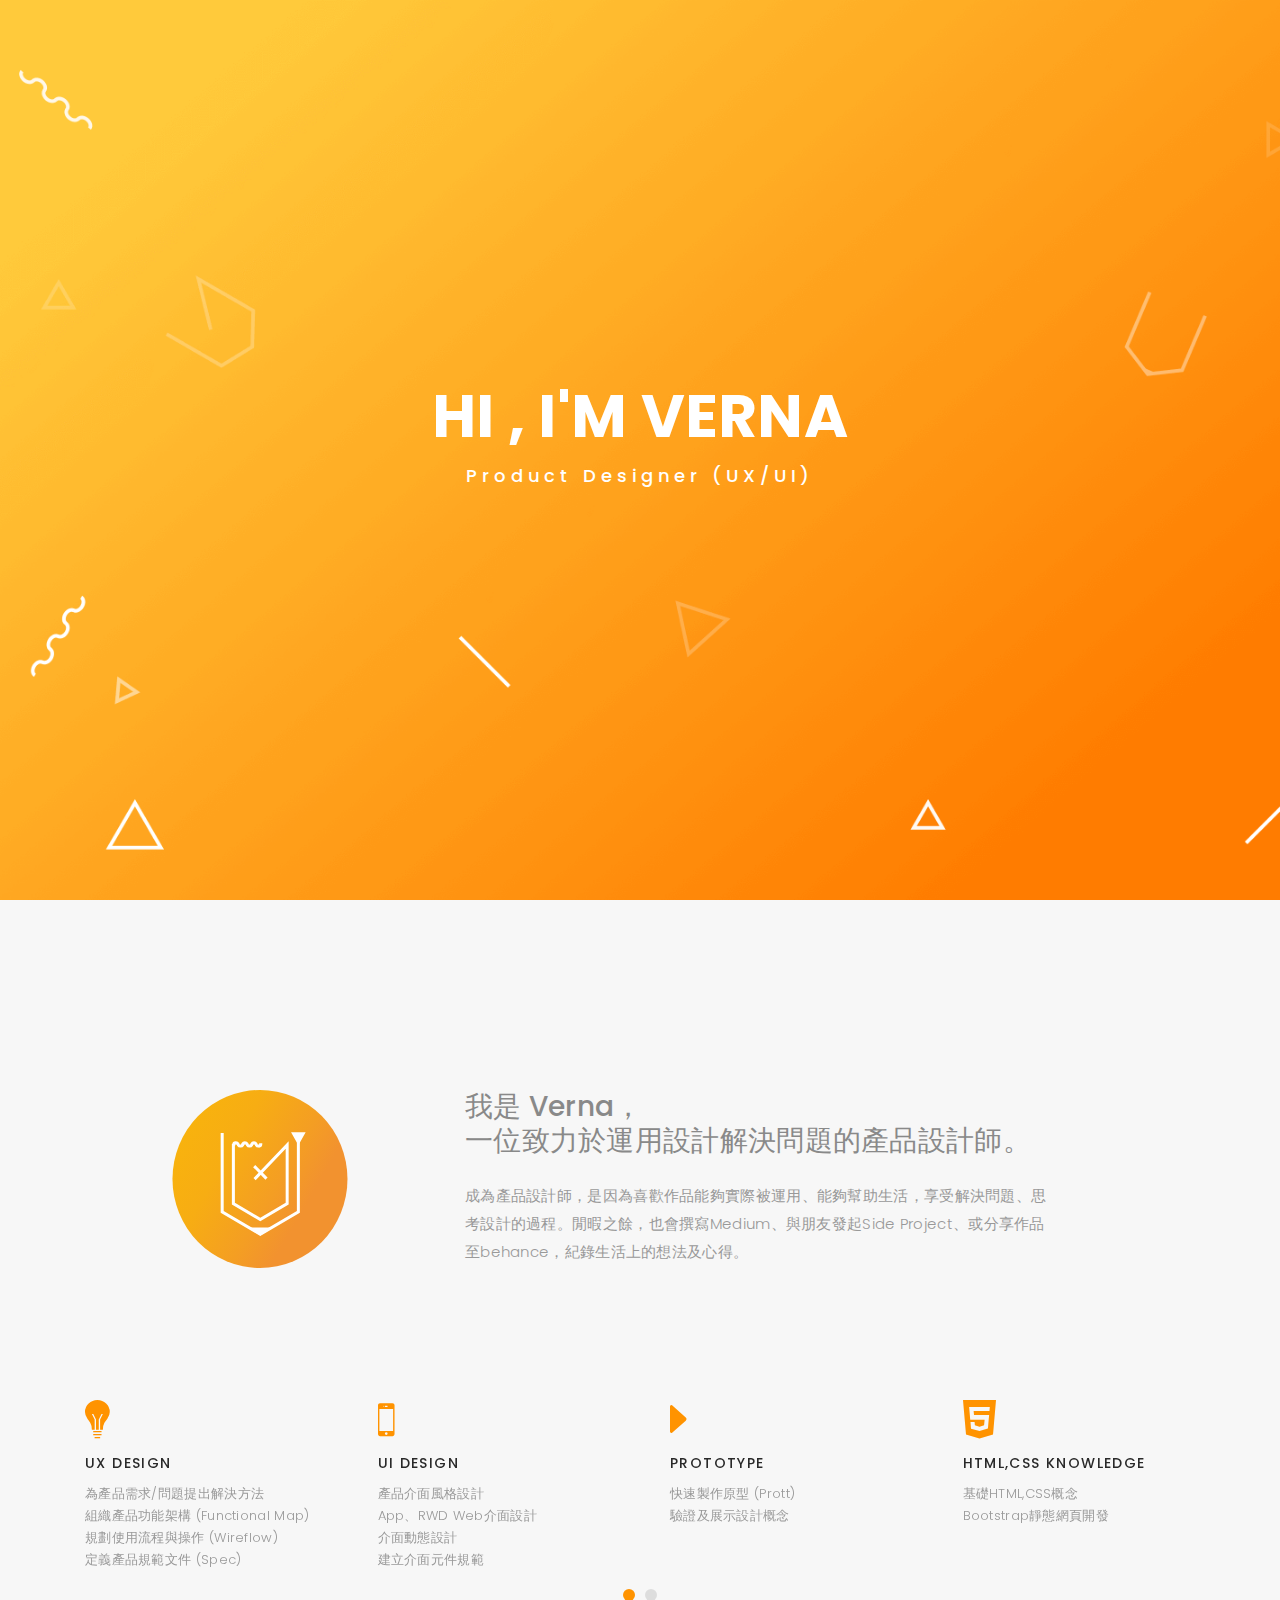
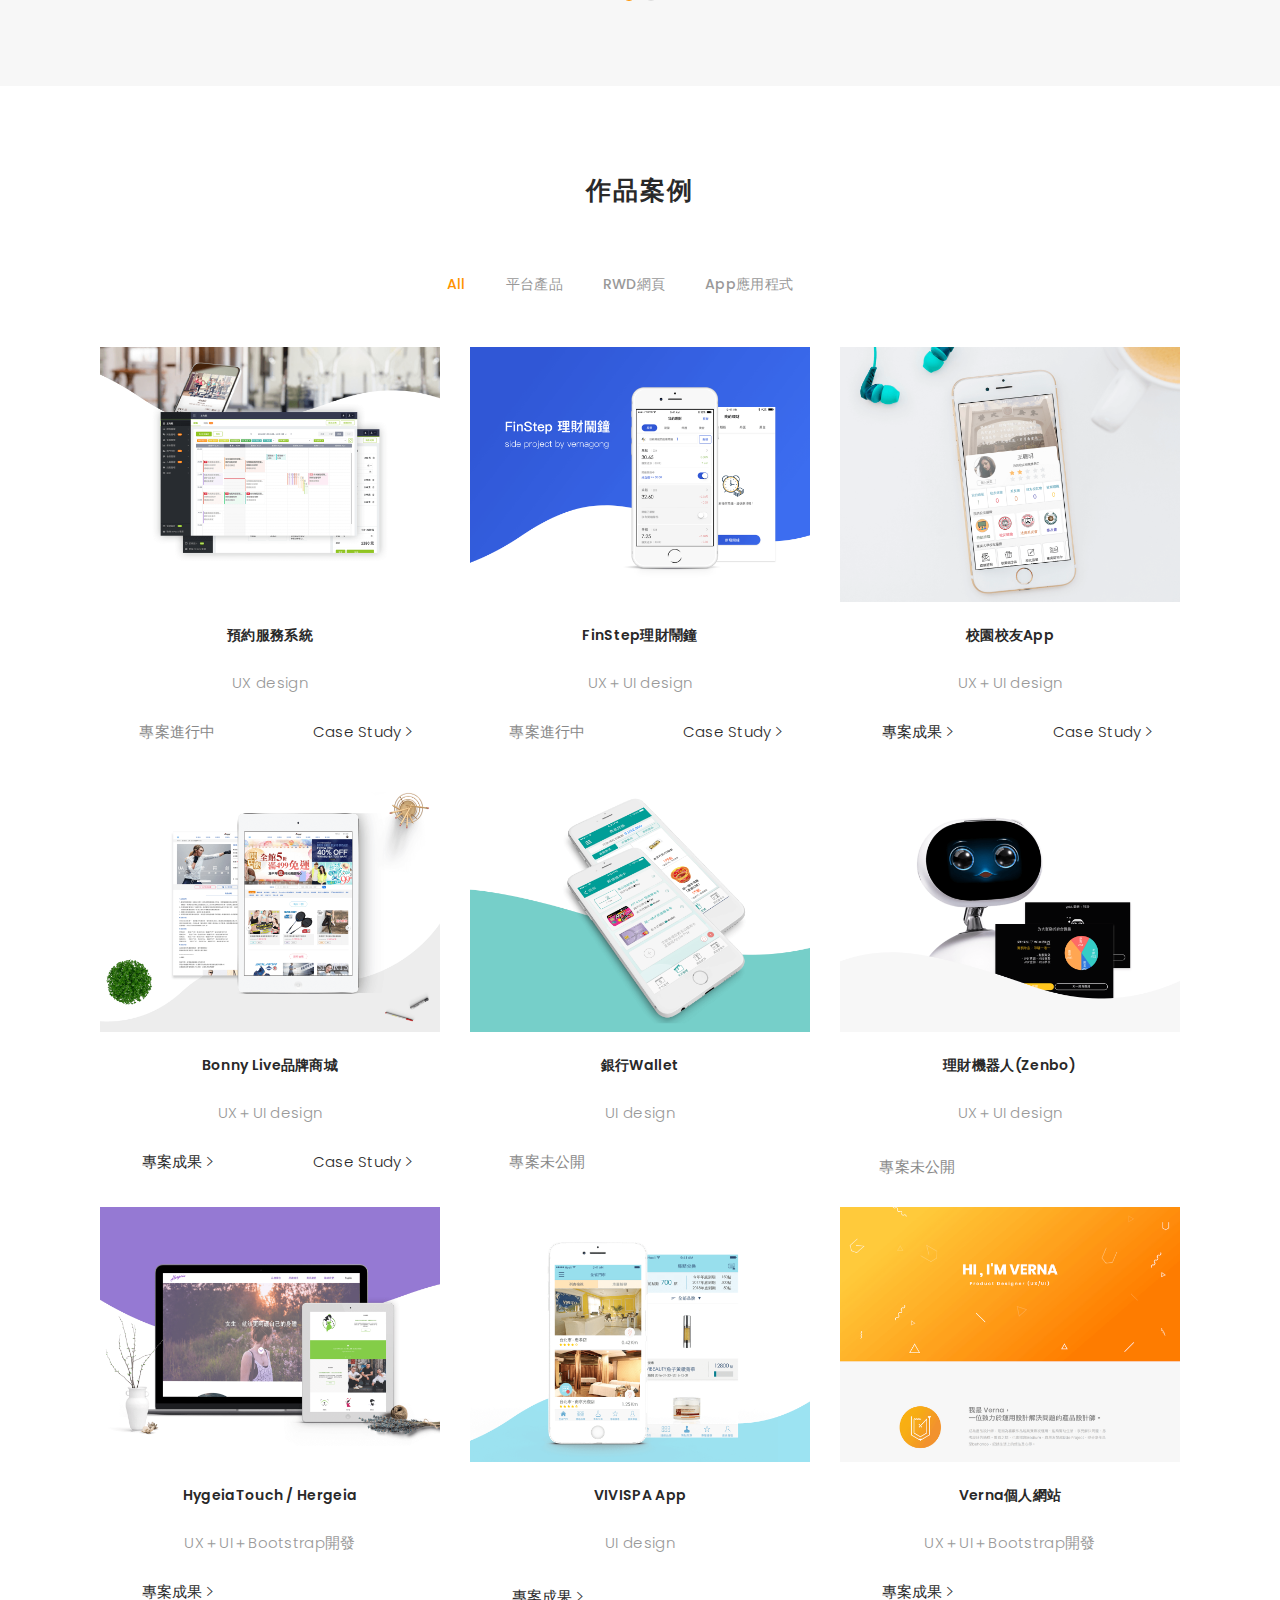
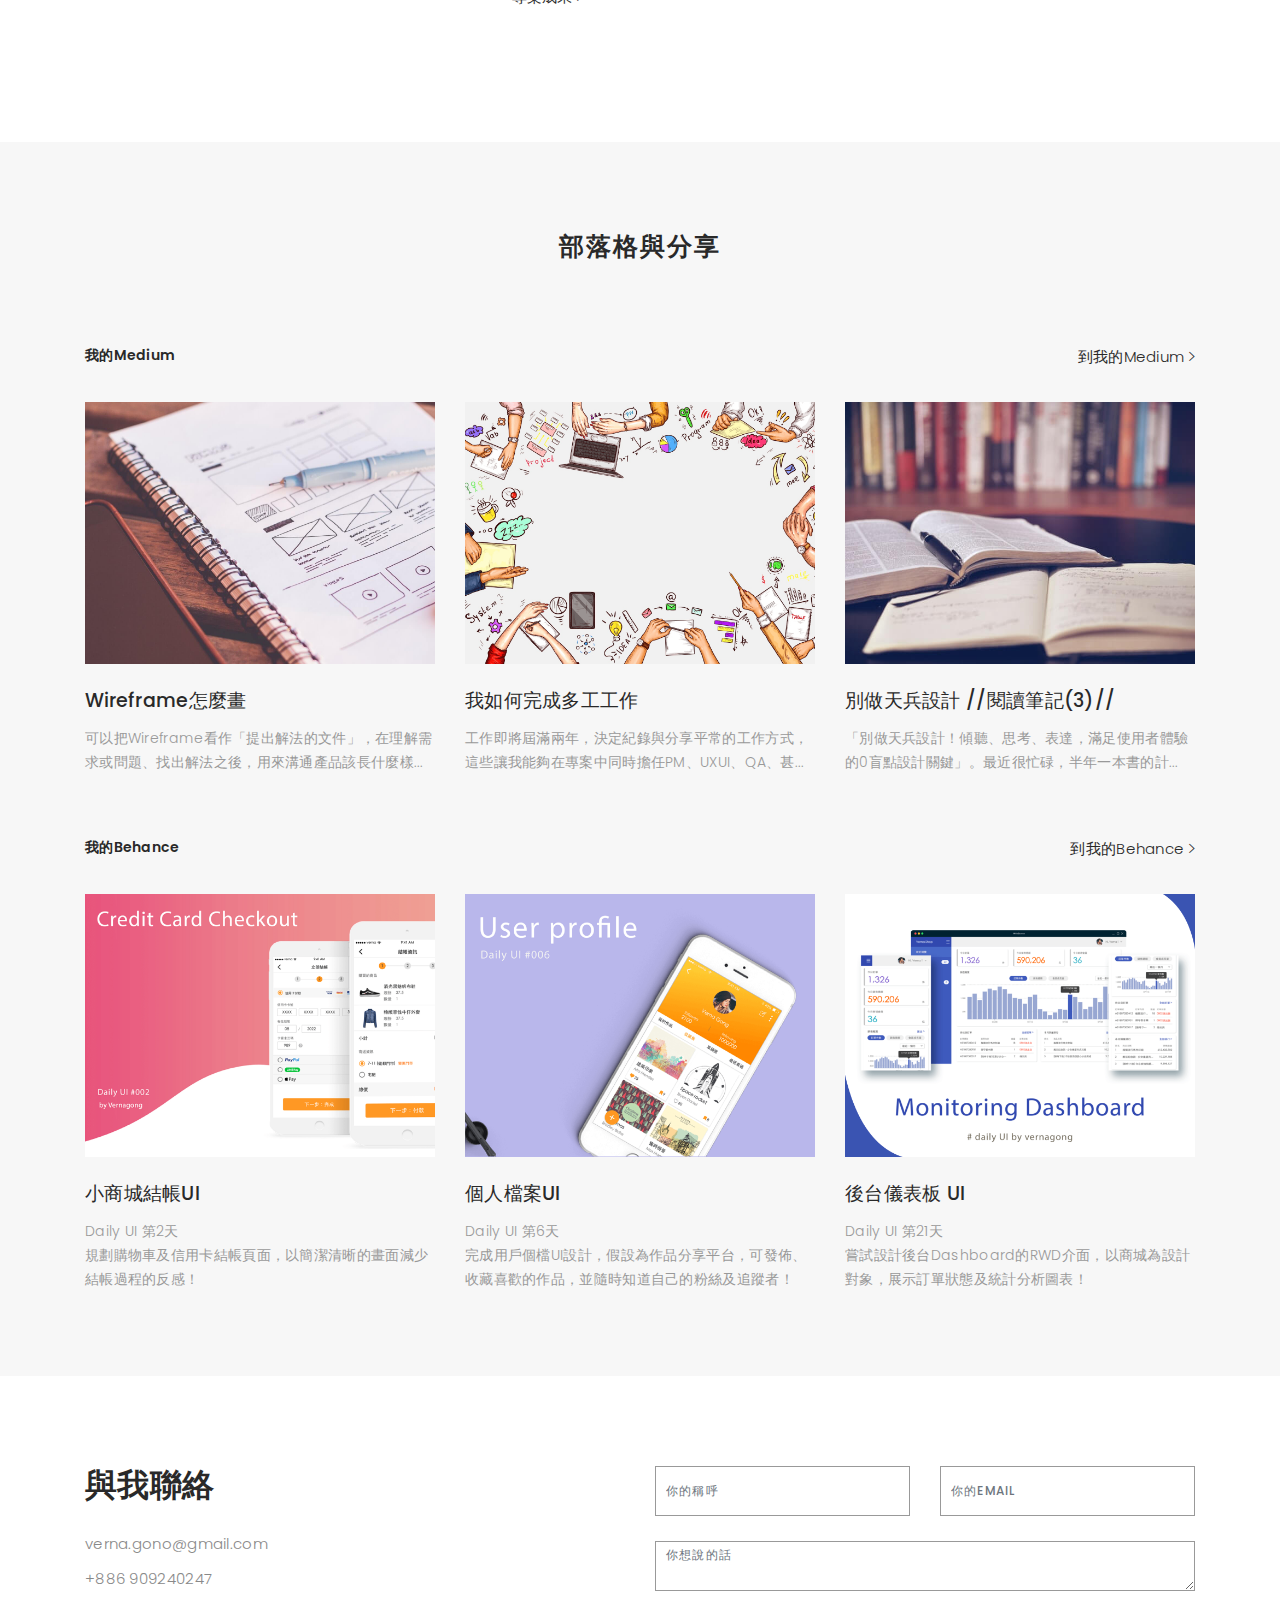
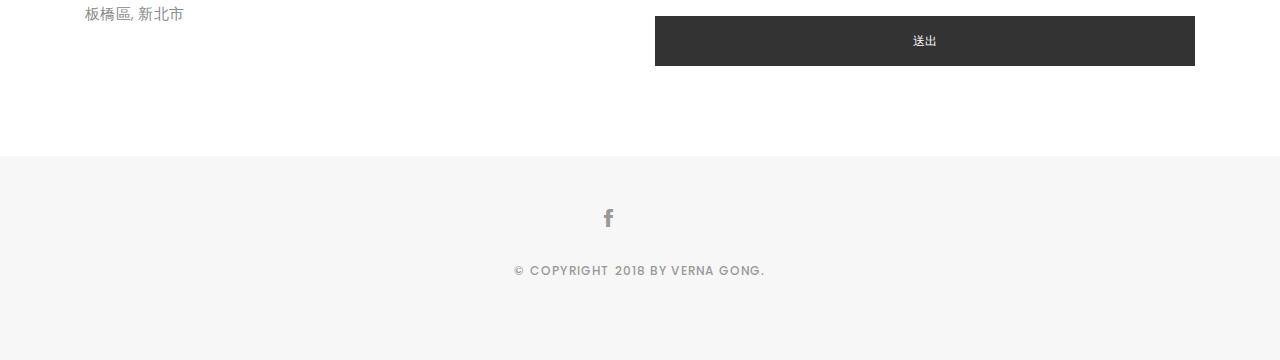
<file: index.html>
<!DOCTYPE html>
<html lang="en">

<head>
  <!-- meta -->
  <meta charset="utf-8">
  <meta content="width=device-width, initial-scale=1.0" name="viewport">

  <title>Verna - Personal Website</title>
  <meta content="vernagong, Verna, VernaGong, Vernagong, 產品設計師, UX設計師, 龔淑雅, 淑雅,Product designer, UX designer" name="keywords">
  <meta content="成為產品設計師，是因為喜歡作品能夠實際被運用、能夠幫助生活，享受解決問題、思考設計的過程。閒暇之餘，也會撰寫Medium、與朋友發起Side Project、或分享作品至behance，紀錄生活上的想法及心得。" name="description">
  <meta name="Author" content="Vernagong">

  <!-- Google Fonts -->
  <link href="https://fonts.googleapis.com/css?family=Poppins:300,300i,400,400i,500,500i,600,600i,700,700i|Playfair+Display:400,400i,700,700i,900,900i" rel="stylesheet">

  <!-- Bootstrap CSS File -->
  <link href="lib/bootstrap/css/bootstrap.min.css" rel="stylesheet">
  
  <!-- FontAwesome -->
  <link rel="stylesheet" href="https://use.fontawesome.com/releases/v5.5.0/css/all.css" integrity="sha384-B4dIYHKNBt8Bc12p+WXckhzcICo0wtJAoU8YZTY5qE0Id1GSseTk6S+L3BlXeVIU" crossorigin="anonymous">

  <!-- Libraries CSS Files -->
  <link href="lib/ionicons/css/ionicons.min.css" rel="stylesheet">
  <link href="lib/owlcarousel/assets/owl.carousel.min.css" rel="stylesheet">
  <link href="lib/magnific-popup/magnific-popup.css" rel="stylesheet">
  <link href="lib/hover/hover.min.css" rel="stylesheet">

  <!-- Main Stylesheet File -->
  <link href="css/style.css" rel="stylesheet">

  <!-- Responsive css -->
  <link href="css/responsive.css" rel="stylesheet">

  <!-- Favicon -->
  <link rel="shortcut icon" href="images/favicon.png">

  <!-- =======================================================
    Theme Name: Folio
    Theme URL: https://bootstrapmade.com/folio-bootstrap-portfolio-template/
    Author URL: https://bootstrapmade.com
  ======================================================= -->
</head>

<body>

  <!-- start section navbar -->
  <nav id="main-nav">
    <div class="row">
      <div class="container">

        <div class="logo">
          <a href="index.html"><img src="images/logo-icon.svg" alt="logo"></a>
        </div>

        <div class="responsive"><i data-icon="m" class="ion-navicon-round"></i></div>

        <ul class="nav-menu list-unstyled">
          <li><a href="#header" class="smoothScroll">首頁</a></li>
          <li><a href="#about" class="smoothScroll">關於</a></li>
          <li><a href="#portfolio" class="smoothScroll">作品</a></li>
          <li><a href="#journal" class="smoothScroll">興趣</a></li>
          <li><a href="#contact" class="smoothScroll">聯絡</a></li>
        </ul>

      </div>
    </div>
  </nav>
  <!-- End section navbar -->


  <!-- start section header -->
  <div id="header" class="home">

    <div class="container">
      <div class="header-content">
        <h1>HI , I'm Verna</h1>
        <p>Product Designer (UX/UI)</p>
      </div>
    </div>
  </div>
  <!-- End section header -->


  <!-- start section about us -->
  <div id="about" class="paddsection">
    <div class="container">
      <div class="row justify-content-between">

        <div class="col-lg-4">
            <div class="about-img">
              <img src="images/logo-icon.svg" class="img-responsive" alt="me">
            </div>
        </div>

        <div class="col-lg-8">
          <div class="about-descr">

            <h3>我是 Verna，<br>一位致力於運用設計解決問題的產品設計師。</h3>
            <p class="separator">成為產品設計師，是因為喜歡作品能夠實際被運用、能夠幫助生活，享受解決問題、思考設計的過程。閒暇之餘，也會撰寫Medium、與朋友發起Side Project、或分享作品至behance，紀錄生活上的想法及心得。</p>

          </div>

        </div>
      </div>
    </div>
  </div>
  <!-- end section about us -->


  <!-- start section services -->
  <div id="services">
    <div class="container">

        <div class="services-carousel owl-theme">

          <div class="services-block">

            <i class="ion-ios-lightbulb"></i>
            <span>UX design</span>
            <p class="separator">為產品需求/問題提出解決方法<br>組織產品功能架構 (Functional Map)<br>規劃使用流程與操作 (Wireflow)<br>定義產品規範文件 (Spec)</p>
          
          </div>

          <div class="services-block">

            <i class="ion-iphone"></i>
            <span>UI design</span>
            <p class="separator">產品介面風格設計<br>App、RWD Web介面設計<br>介面動態設計<br>建立介面元件規範</p>

          </div>

          <div class="services-block">

            <i class="ion-arrow-right-b"></i>
            <span>Prototype</span>
            <p class="separator">快速製作原型 (Prott)<br>驗證及展示設計概念</p>

          </div>

          <div class="services-block">

            <i class="ion-social-html5"></i>
            <span>HTML,CSS knowledge</span>
            <p class="separator">基礎HTML,CSS概念<br>Bootstrap靜態網頁開發 </p>

          </div>

          <div class="services-block">

            <i class="ion-ios-analytics"></i>
            <span>Visual design</span>
            <p class="separator">ICON設計<br>視覺CI設計<br>平面設計</p>

          </div>

          <div class="services-block">

            <i class="ion-ios-film"></i>
            <span>Media Design</span>
            <p class="separator">基本影片剪輯<br>動畫設計</p>

          </div>

        </div>

    </div>

  </div>
  <!-- end section services -->


  <!-- start section portfolio -->
  <div id="portfolio" class="text-center paddsection">

    <div class="container">
      <div class="section-title text-center">
        <h2>作品案例</h2>
      </div>
    </div>

    <div class="container">
      <div class="row">
        <div class="col-md-12">

          <div class="portfolio-list">

            <ul class="nav list-unstyled" id="portfolio-flters">
              <li class="filter filter-active" data-filter=".all">all</li>
              <li class="filter" data-filter=".branding">平台產品</li>
              <li class="filter" data-filter=".mockups">RWD網頁</li>
              <li class="filter" data-filter=".uikits">App應用程式</li>
            </ul>

          </div>

          <div class="portfolio-container">

            <div class="col-lg-4 col-md-6 portfolio-thumbnail all branding">
                <a href="code.html"><img src="images/portfolio/work_book.png" alt="img"></a>
              <div class="portfolio-text">

                <h4>預約服務系統</h4>
                <p class="separator">UX design
                </p>
                <div class="row">
                 <div class="col-lg-6 col-md-6 col-sm-6">
                     專案進行中
                 </div>
                  <div class="col-lg-6 col-md-6 col-sm-6">
                      <a href="code.html">Case Study <i class="ion-ios-arrow-right"></i></a>
                 </div>
              </div>
              </div>
              
            </div>

            <div class="col-lg-4 col-md-6 portfolio-thumbnail all uikits">
                <a href="finstep.html"><img src="images/portfolio/work_finstep.png"  alt="img"></a>
              <div class="portfolio-text">

                <h4>FinStep理財鬧鐘</h4>
                <p class="separator">UX＋UI design
                </p>
                <div class="row">
                 <div class="col-lg-6 col-md-6 col-sm-6">
                     專案進行中
                 </div>
                  <div class="col-lg-6 col-md-6 col-sm-6">
                      <a href="finstep.html">Case Study <i class="ion-ios-arrow-right"></i></a>
                 </div>
              </div>
              </div>
            </div>

            <div class="col-lg-4 col-md-6 portfolio-thumbnail all uikits">
                <a href="SU.html"><img src="images/portfolio/work_school.png" alt="img"></a>
              <div class="portfolio-text">

                <h4>校園校友App</h4>
                <p class="separator">UX＋UI design
                </p>
                <div class="row">
                 <div class="col-lg-6 col-md-6 col-sm-6">
                     <a href="https://itunes.apple.com/tw/app/%E6%9D%B1%E5%90%B3%E6%A0%A1%E5%8F%8Bapp/id1231280649?mt=8" target="_blank">專案成果 <i class="ion-ios-arrow-right"></i></a>
                 </div>
                  <div class="col-lg-6 col-md-6 col-sm-6">
                      <a href="SU.html">Case Study <i class="ion-ios-arrow-right"></i></a>
                 </div>
              </div>

              </div>
            </div>

            <div class="col-lg-4 col-md-6 portfolio-thumbnail all mockups">
                <a href="bonny.html"><img src="images/portfolio/work_bonny.png" alt="img"></a>
              <div class="portfolio-text">

                <h4>Bonny Live品牌商城</h4>
                <p class="separator">UX＋UI design
                </p>
                <div class="row">
                 <div class="col-lg-6 col-md-6 col-sm-6">
                     <a href="http://www.bonny-live.com/" target="_blank">專案成果 <i class="ion-ios-arrow-right"></i></a>
                 </div>
                  <div class="col-lg-6 col-md-6 col-sm-6">
                      <a href="bonny.html">Case Study <i class="ion-ios-arrow-right"></i></a>
                 </div>
              </div>

              </div>
              
            </div>
            
            <div class="col-lg-4 col-md-6 portfolio-thumbnail all uikits">
                <img src="images/portfolio/work_wallet.png" alt="img">
              <div class="portfolio-text">

                <h4>銀行Wallet</h4>
                <p class="separator">UI design
                </p>
                <div class="row">
                 <div class="col-lg-6 col-md-6 col-sm-6">
                     專案未公開
                 </div>
              </div>

              </div>
              
            </div>
            
            <div class="col-lg-4 col-md-6 portfolio-thumbnail all uikits">
                <img src="images/portfolio/work_zenbo.png" alt="img">
              <div class="portfolio-text">

                <h4>理財機器人(Zenbo)</h4>
                <p class="separator">UX＋UI design
                </p>

              </div>
              <div class="row">
                <div class="col-lg-6 col-md-6 col-sm-6">
                     專案未公開
                 </div>
              </div>
            </div>

            <div class="col-lg-4 col-md-6 portfolio-thumbnail all mockups">
                <a href="http://www.hergeia.com/" target="_blank"><img src="images/portfolio/work_hergeia.png" alt="img"></a>
              <div class="portfolio-text">

                <h4>HygeiaTouch / Hergeia</h4>
                <p class="separator">UX＋UI＋Bootstrap開發
                </p>
                <div class="row">
                 <div class="col-lg-6 col-md-6 col-sm-6">
                     <a href="http://www.hergeia.com/" target="_blank">專案成果 <i class="ion-ios-arrow-right"></i></a>
                 </div>
              </div>

              </div>
              
            </div>
            
        <div class="col-lg-4 col-md-6 portfolio-thumbnail all uikits">
            <a href="https://itunes.apple.com/tw/app/vivispa/id899999913?mt=8" target="_blank"><img src="images/portfolio/work_vivi.png" alt="img"></a>
              <div class="portfolio-text">

                <h4>VIVISPA App</h4>
                <p class="separator">UI design
                </p>

              </div>
              <div class="row">
                 <div class="col-lg-6 col-md-6 col-sm-6">
                     <a href="https://itunes.apple.com/tw/app/vivispa/id899999913?mt=8" target="_blank">專案成果 <i class="ion-ios-arrow-right"></i></a>
                 </div>
              </div>
        </div>
           
        <div class="col-lg-4 col-md-6 portfolio-thumbnail all mockups">
            <a href="http://vernagong.com/" target="_blank"><img src="images/portfolio/work_verna.png" alt="img"></a>
              <div class="portfolio-text">

                <h4>Verna個人網站</h4>
                <p class="separator">UX＋UI＋Bootstrap開發
                </p>
                <div class="row">
                 <div class="col-lg-6 col-md-6 col-sm-6">
                     <a href="http://vernagong.com/" target="_blank">專案成果 <i class="ion-ios-arrow-right"></i></a>
                 </div>
              </div>

              </div>
              
        </div>
            
          </div>
        </div>
      </div>
    </div>

  </div>
  <!-- End section portfolio -->


  <!-- start section journal -->
  <div id="journal" class="text-left paddsection">

    <div class="container">
      <div class="section-title text-center">
        <h2>部落格與分享</h2>
      </div>
    </div>

    <div class="container">
      <div class="journal-block">
      
       <div class="row">
         <div class="col-md-6 col-sm-6 journal-title">
         <h4>我的Medium</h4>
         </div>
         <div class="col-lg-6 col-md-6 col-sm-6 journal-link">
         <a href="https://medium.com/@vernagong" target="_blank">到我的Medium <i class="ion-ios-arrow-right"></i></a>
         </div>
       </div>
       
        <div class="row">
         <div class="col-lg-4 col-md-6">
            <div class="journal-info">

              <a href="https://medium.com/@vernagong/wireframe%E6%80%8E%E9%BA%BC%E7%95%AB-c11a063831ca" target="_blank"><img src="images/blog-1.jpeg" class="img-responsive" alt="img"></a>

              <div class="journal-txt">

                <h4><a href="https://medium.com/@vernagong/wireframe%E6%80%8E%E9%BA%BC%E7%95%AB-c11a063831ca" target="_blank">Wireframe怎麼畫</a></h4>
                <p class="separator">可以把Wireframe看作「提出解法的文件」，在理解需求或問題、找出解法之後，用來溝通產品該長什麼樣...
                </p>

              </div>

            </div>
          </div>
          <div class="col-lg-4 col-md-6">
            <div class="journal-info">

              <a href="https://medium.com/@vernagong/%E6%8F%90%E9%AB%98%E5%B7%A5%E4%BD%9C%E6%95%88%E7%8E%87%E7%9A%84%E6%96%B9%E5%BC%8F-685287855cb4" target="_blank"><img src="images/blog-2.png" class="img-responsive" alt="img"></a>

              <div class="journal-txt">

                <h4><a href="https://medium.com/@vernagong/%E6%8F%90%E9%AB%98%E5%B7%A5%E4%BD%9C%E6%95%88%E7%8E%87%E7%9A%84%E6%96%B9%E5%BC%8F-685287855cb4" target="_blank">我如何完成多工工作</a></h4>
                <p class="separator">工作即將屆滿兩年，決定紀錄與分享平常的工作方式，這些讓我能夠在專案中同時擔任PM、UXUI、QA、甚...
                </p>

              </div>

            </div>
          </div>

          <div class="col-lg-4 col-md-6">
            <div class="journal-info">

              <a href="https://medium.com/@vernagong/%E5%88%A5%E5%81%9A%E5%A4%A9%E5%85%B5%E8%A8%AD%E8%A8%88-%E9%96%B1%E8%AE%80%E7%AD%86%E8%A8%98-3-ecaedc1180a5" target="_blank"><img src="images/blog-3.jpeg" class="img-responsive" alt="img"></a>

              <div class="journal-txt">

                <h4><a href="https://medium.com/@vernagong/%E5%88%A5%E5%81%9A%E5%A4%A9%E5%85%B5%E8%A8%AD%E8%A8%88-%E9%96%B1%E8%AE%80%E7%AD%86%E8%A8%98-3-ecaedc1180a5" target="_blank">別做天兵設計 //閱讀筆記(3)//</a></h4>
                <p class="separator">「別做天兵設計！傾聽、思考、表達，滿足使用者體驗的0盲點設計關鍵」。最近很忙碌，半年一本書的計...
                </p>

              </div>

            </div>
          </div>

        </div>
        </div>
        <div class="journal-block">
        <div><p></p></div>
        <div class="row">
         <div class="col-md-6 col-sm-6 journal-title">
         <h4>我的Behance</h4>
         </div>
         <div class="col-lg-6 col-md-6 col-sm-6 journal-link">
         <a href="https://www.behance.net/vernagonob1aa" target="_blank">到我的Behance <i class="ion-ios-arrow-right"></i></a>
         </div>
       </div>
        
        <div class="row">

          <div class="col-lg-4 col-md-6">
            <div class="journal-info">

              <a href="https://www.behance.net/gallery/59557401/Credit-Card-Checkout" target="_blank"><img src="images/behance_credit.png" class="img-responsive" alt="img"></a>

              <div class="journal-txt">

                <h4><a href="https://www.behance.net/gallery/59557401/Credit-Card-Checkout" target="_blank">小商城結帳UI</a></h4>
                <p class="separator">Daily UI 第2天<br>規劃購物車及信用卡結帳頁面，以簡潔清晰的畫面減少結帳過程的反感！
                </p>

              </div>

            </div>
          </div>

          <div class="col-lg-4 col-md-6">
            <div class="journal-info">

              <a href="https://www.behance.net/gallery/59805207/User-profile-daily-UI-006" target="_blank"><img src="images/behance_profile.png" class="img-responsive" alt="img"></a>

              <div class="journal-txt">

                <h4><a href="https://www.behance.net/gallery/59805207/User-profile-daily-UI-006" target="_blank">個人檔案UI</a></h4>
                <p class="separator">Daily UI 第6天<br>完成用戶個檔UI設計，假設為作品分享平台，可發佈、收藏喜歡的作品，並隨時知道自己的粉絲及追蹤者！
                </p>

              </div>

            </div>
          </div>

          <div class="col-lg-4 col-md-6">
            <div class="journal-info">

              <a href="https://www.behance.net/gallery/68641587/Monitoring-Dashboard" target="_blank"><img src="images/behance_dashboard.png" class="img-responsive" alt="img"></a>

              <div class="journal-txt">

                <h4><a href="https://www.behance.net/gallery/68641587/Monitoring-Dashboard" target="_blank">後台儀表板 UI</a></h4>
                <p class="separator">Daily UI 第21天<br>嘗試設計後台Dashboard的RWD介面，以商城為設計對象，展示訂單狀態及統計分析圖表！
                </p>

              </div>

            </div>
          </div>

        </div>
      </div>
    </div>

  </div>
  <!-- End section journal -->


  <!-- start sectoion contact -->
  <div id="contact" class="paddsection">
    <div class="container">
      <div class="contact-block1">
        <div class="row">

          <div class="col-lg-6">
            <div class="contact-contact">

              <h2 class="mb-30">與我聯絡</h2>

              <ul class="contact-details">
                <li><span>verna.gono@gmail.com</span></li>
                <li><span>+886 909240247</span></li>
                <li><span>板橋區, 新北市</span></li>
              </ul>

            </div>
          </div>

          <div class="col-lg-6">
            <form action="https://formspree.io/verna.gono@gmail.com" method="POST">
              <div class="row">

                <div id="errormessage"></div>

                <div class="col-lg-6">
                  <div class="form-group contact-block1">
                    <input type="text" name="name" class="form-control" id="name" placeholder="你的稱呼" />
                    <div class="validation"></div>
                  </div>
                </div>

                <div class="col-lg-6">
                  <div class="form-group">
                    <input type="email" class="form-control" name="email" id="email" placeholder="你的Email" data-rule="email" data-msg="請輸入有效的email" />
                    <div class="validation"></div>
                  </div>
                </div>

                <div class="col-lg-12">
                  <div class="form-group">
                    <textarea class="form-control" name="message" rows="12" data-rule="required" data-msg="請輸入訊息" placeholder="你想說的話"></textarea>
                    <div class="validation"></div>
                  </div>
                </div>

                <div class="col-lg-12">
                  <input type="submit" class="btn btn-defeault btn-send" value="送出">
                </div>

              </div>
            </form>
          </div>
        </div>
      </div>
    </div>
  </div>
  <!-- start sectoion contact -->


  <!-- start section footer -->
  <div id="footer" class="text-center">
    <div class="container">
      <div class="socials-media text-center">

        <ul class="list-unstyled">
          <li><a href="https://medium.com/@vernagong" target="_blank"><i class="fab fa-medium-m"></i></a></li>
          <li><a href="https://www.behance.net/vernagonob1aa" target="_blank"><i class="fab fa-behance"></i></a></li>
          <li><a href="https://www.linkedin.com/in/verna-gong" target="_blank"><i class="fab fa-linkedin-in"></i></a></li>
          <li><a href="https://www.facebook.com/verna.gong" target="_blank"><i class="ion-social-facebook"></i></a></li>
        </ul>

      </div>

      <p>&copy; Copyright 2018 by Verna Gong.</p>
      
    </div>
  </div>
  <!-- End section footer -->

  <!-- JavaScript Libraries -->
  <script src="lib/jquery/jquery.min.js"></script>
  <script src="lib/jquery/jquery-migrate.min.js"></script>
  <script src="lib/bootstrap/js/bootstrap.bundle.min.js"></script>
  <script src="lib/typed/typed.js"></script>
  <script src="lib/owlcarousel/owl.carousel.min.js"></script>
  <script src="lib/magnific-popup/magnific-popup.min.js"></script>
  <script src="lib/isotope/isotope.pkgd.min.js"></script>

  <!-- Contact Form JavaScript File -->
  <script src="contactform/contactform.js"></script>

  <!-- Template Main Javascript File -->
  <script src="js/main.js"></script>

</body>

</html>
</file>
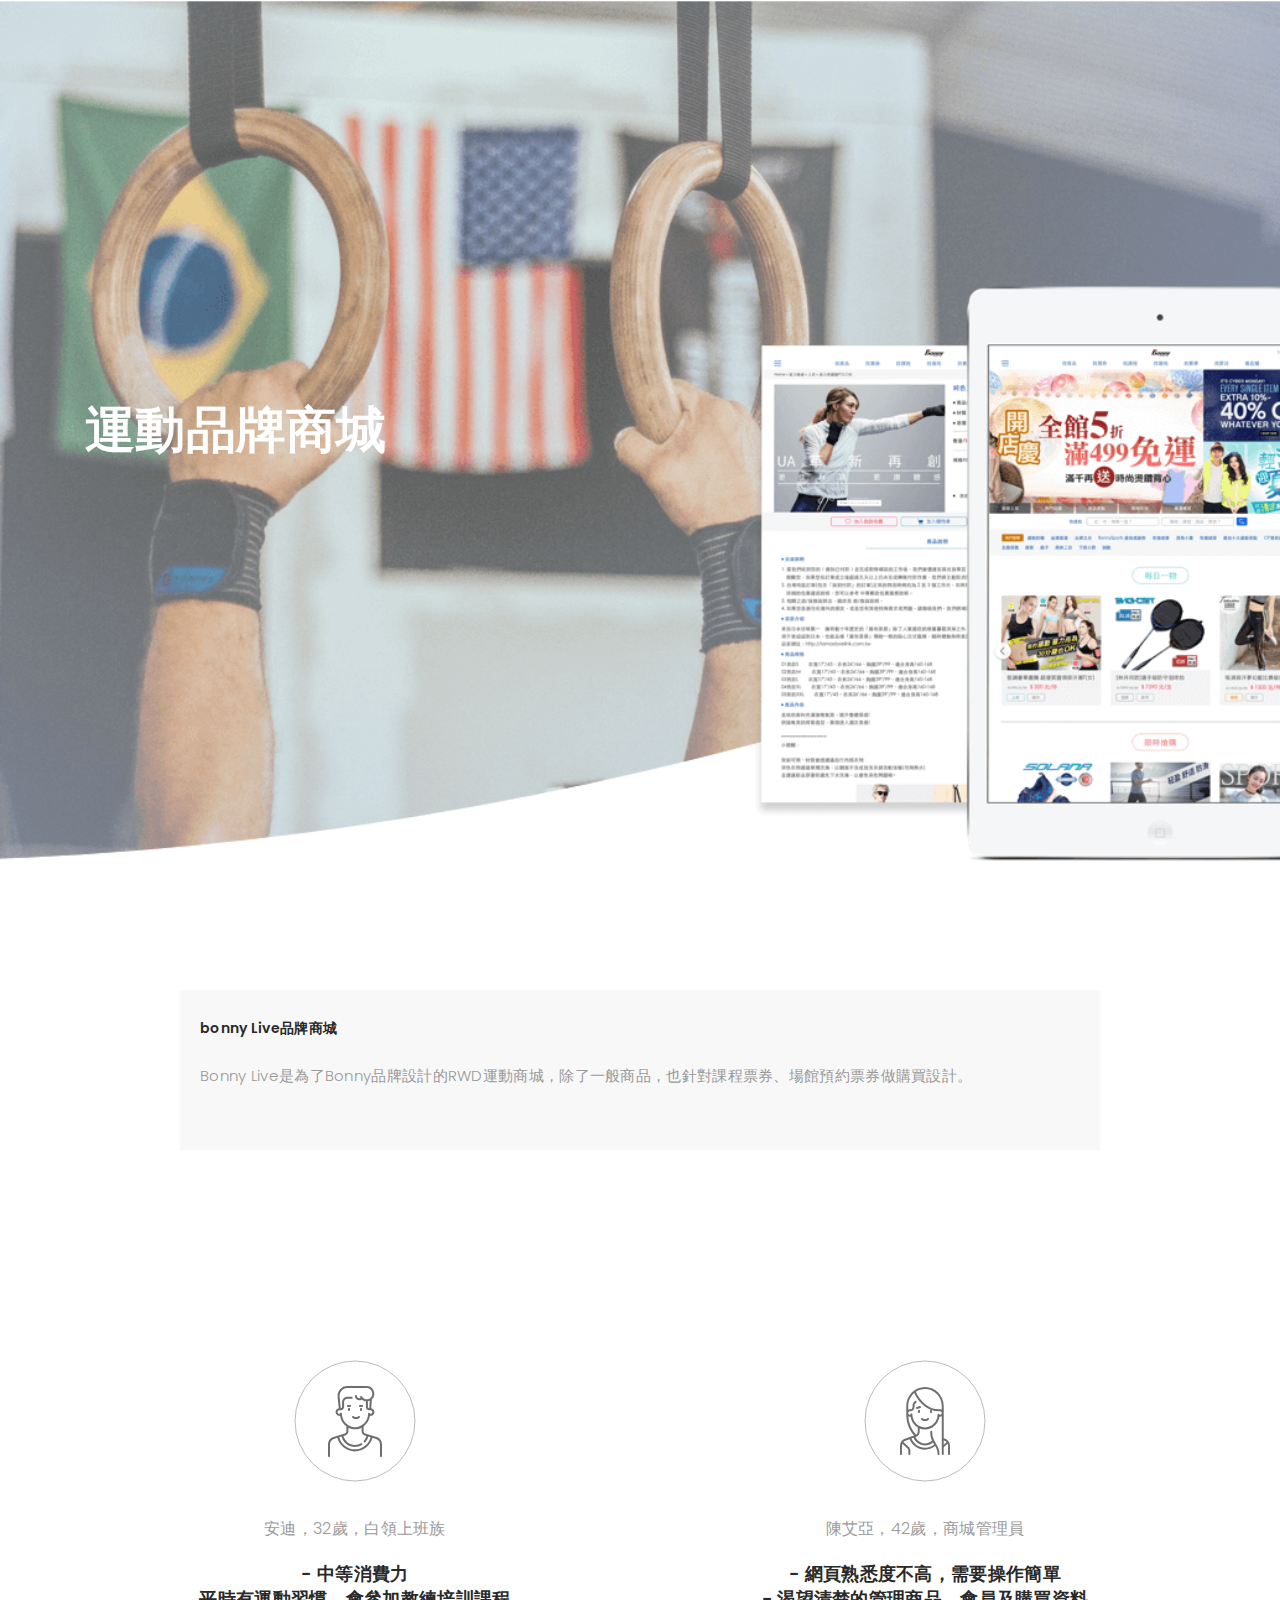
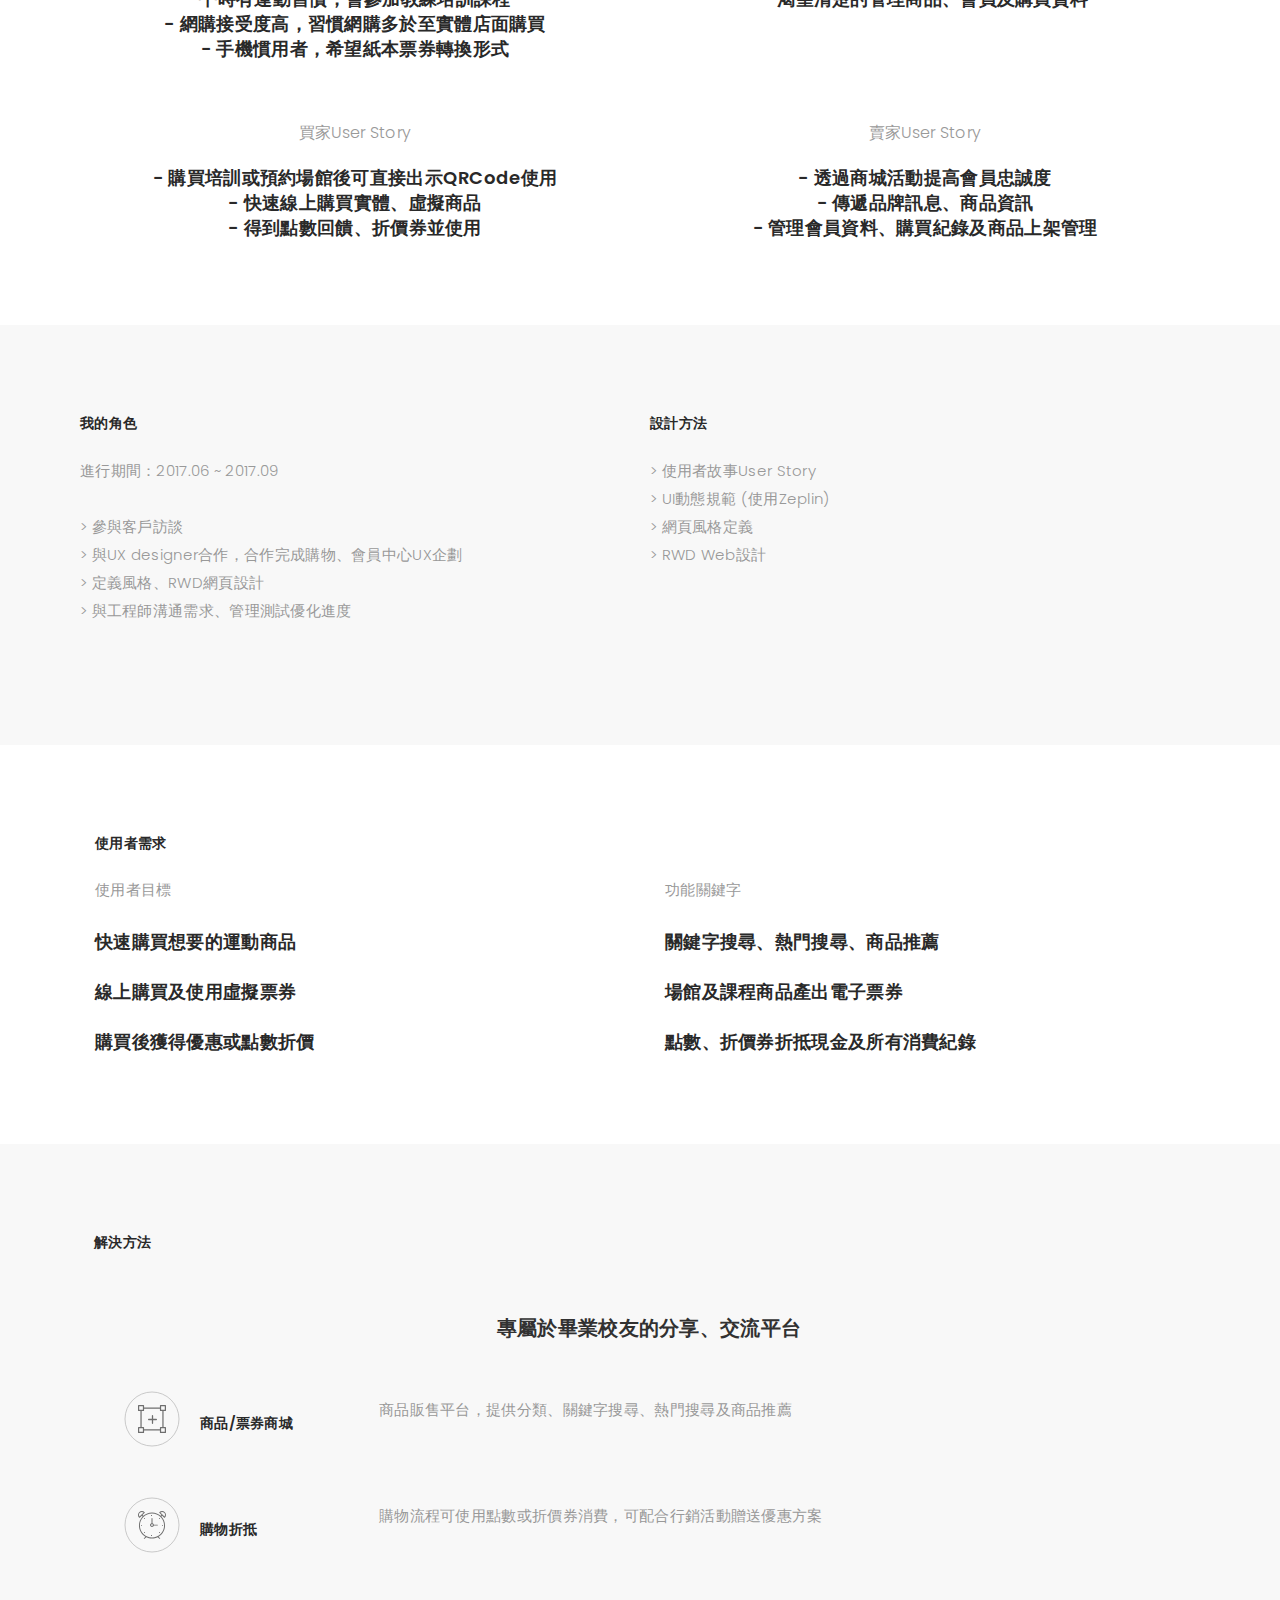
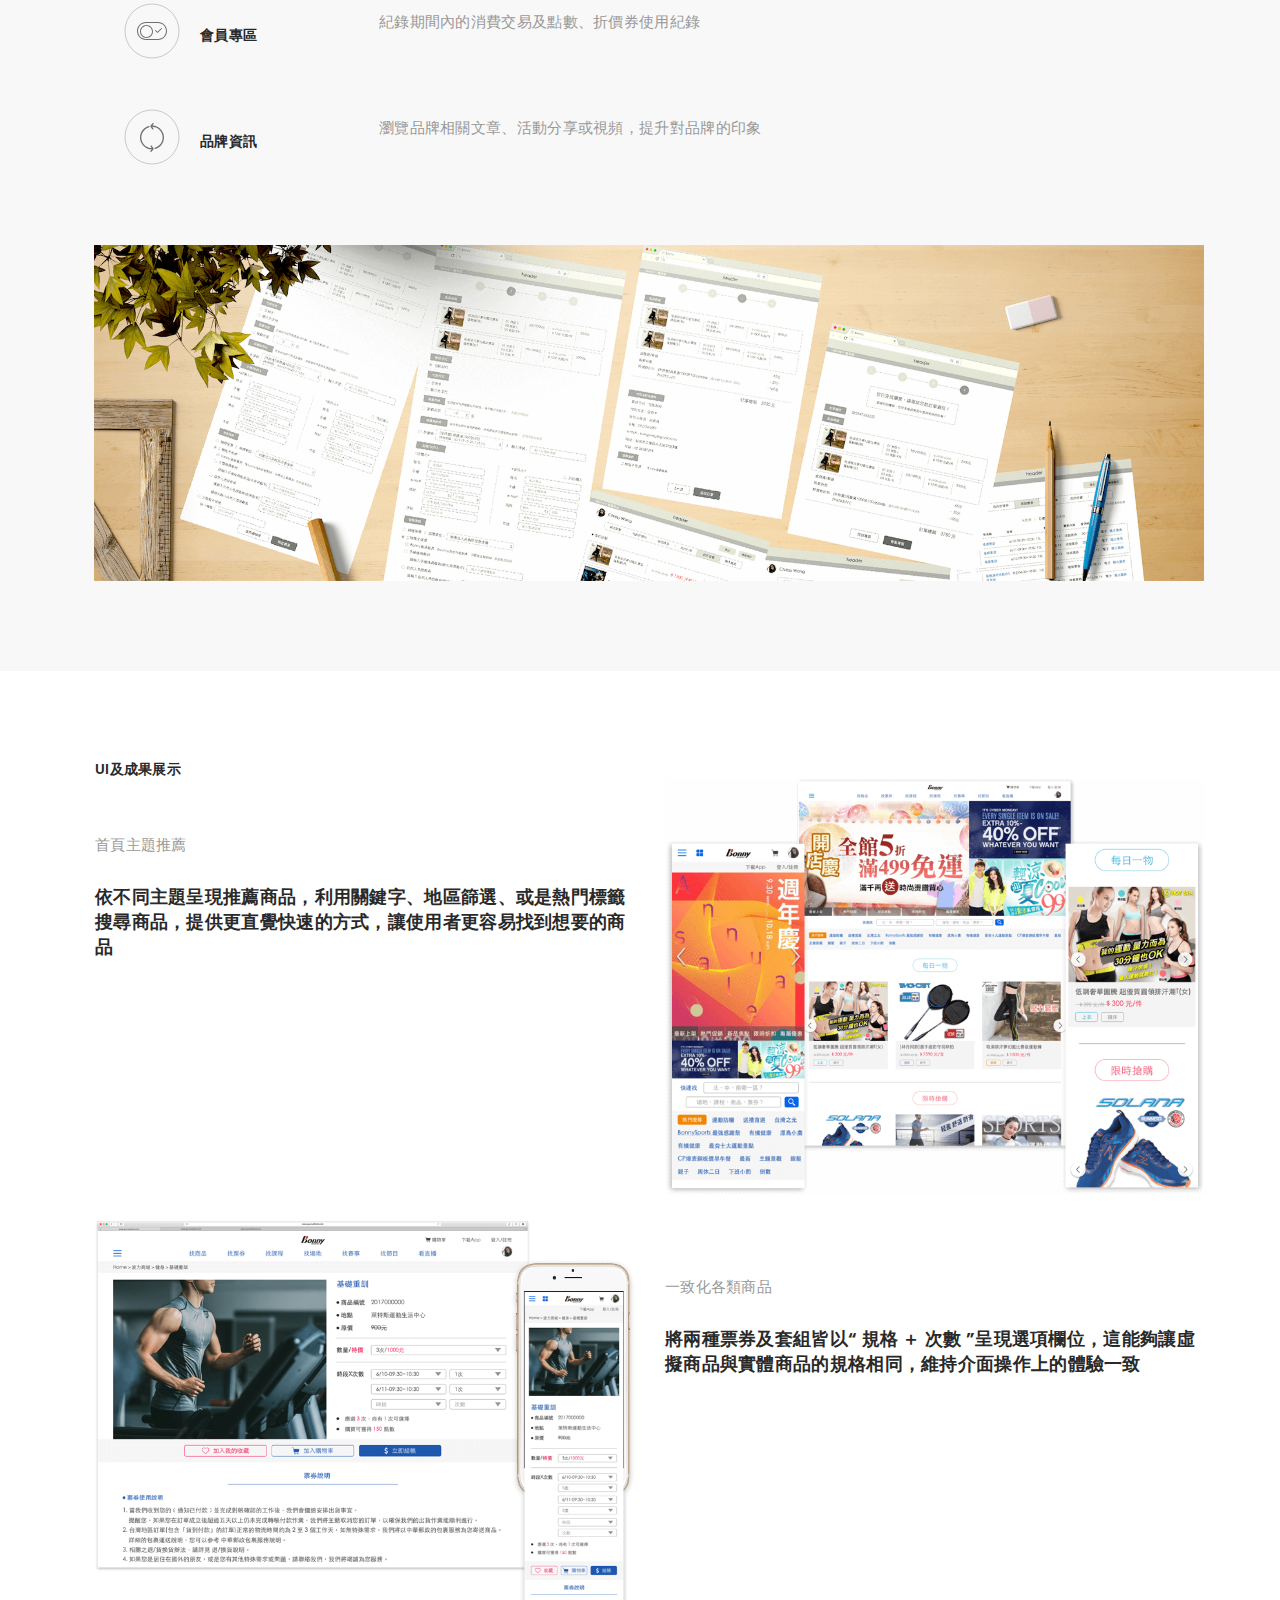
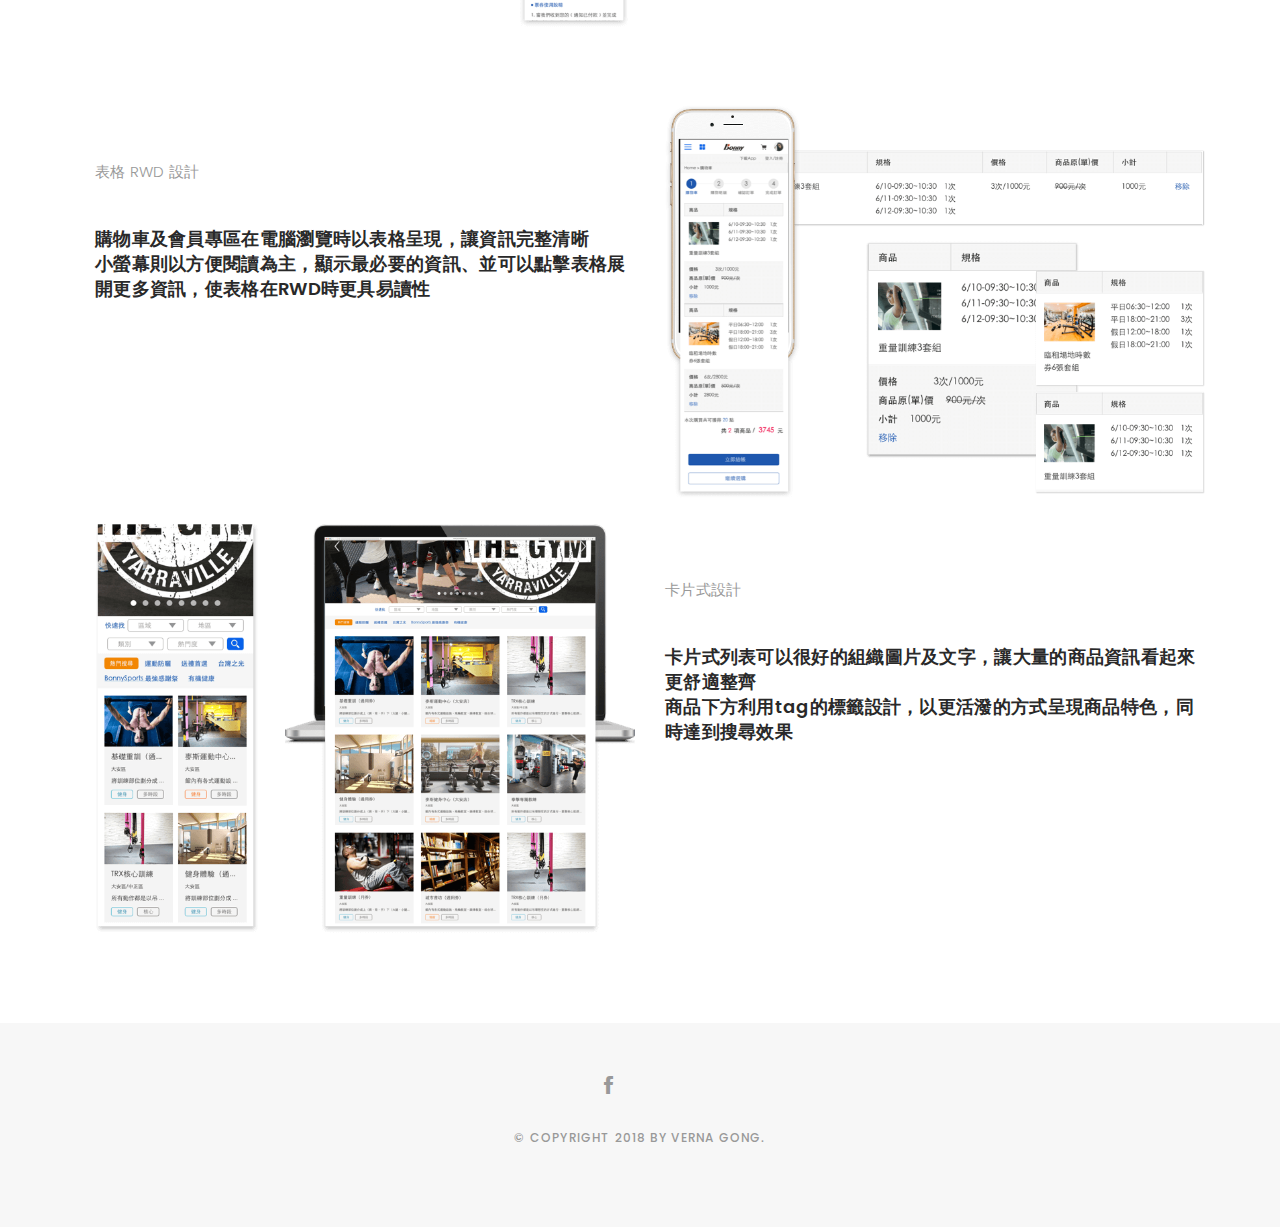
<file: bonny.html>
<!DOCTYPE html>
<html lang="en">

<head>
  <!-- meta -->
  <meta charset="utf-8">
  <meta content="width=device-width, initial-scale=1.0" name="viewport">

  <title>Verna - Personal Website</title>
  <meta content="vernagong, Verna, VernaGong, Vernagong, 產品設計師, UX設計師, 龔淑雅, 淑雅,Product designer, UX designer" name="keywords">
  <meta content="成為產品設計師，是因為喜歡作品能夠實際被運用、能夠幫助生活，享受解決問題、思考設計的過程。閒暇之餘，也會撰寫Medium、與朋友發起Side Project、或分享作品至behance，紀錄生活上的想法及心得。" name="description">
  <meta name="Author" content="Vernagong">

  <!-- Google Fonts -->
  <link href="https://fonts.googleapis.com/css?family=Poppins:300,300i,400,400i,500,500i,600,600i,700,700i|Playfair+Display:400,400i,700,700i,900,900i" rel="stylesheet">
  
  <!-- FontAwesome -->
  <link rel="stylesheet" href="https://use.fontawesome.com/releases/v5.5.0/css/all.css" integrity="sha384-B4dIYHKNBt8Bc12p+WXckhzcICo0wtJAoU8YZTY5qE0Id1GSseTk6S+L3BlXeVIU" crossorigin="anonymous">

  <!-- Bootstrap CSS File -->
  <link href="lib/bootstrap/css/bootstrap.min.css" rel="stylesheet">

  <!-- Libraries CSS Files -->
  <link href="lib/ionicons/css/ionicons.min.css" rel="stylesheet">
  <link href="lib/owlcarousel/assets/owl.carousel.min.css" rel="stylesheet">
  <link href="lib/magnific-popup/magnific-popup.css" rel="stylesheet">
  <link href="lib/hover/hover.min.css" rel="stylesheet">

  <!-- Blog Stylesheet File -->
  <link href="css/blog.css" rel="stylesheet">

  <!-- Main Stylesheet File -->
  <link href="css/style.css" rel="stylesheet">

  <!-- Responsive css -->
  <link href="css/responsive.css" rel="stylesheet">

  <!-- Favicon -->
  <link rel="shortcut icon" href="images/favicon.png">

  <!-- =======================================================
    Theme Name: Folio
    Theme URL: https://bootstrapmade.com/folio-bootstrap-portfolio-template/
    Author: BootstrapMade.com
  ======================================================= -->
</head>

<body>

  <!-- start section navbar -->
  <nav id="main-nav">
    <div class="row">
      <div class="container">

        <div class="logo">
          <a href="index.html"><img src="images/logo-icon.svg" alt="logo"></a>
        </div>

        <div class="responsive"><i data-icon="m" class="ion-navicon-round"></i></div>

        <ul class="nav-menu list-unstyled">
          <li><a href="index.html#header" class="smoothScroll">首頁</a></li>
          <li><a href="index.html#about" class="smoothScroll">關於</a></li>
          <li><a href="index.html#portfolio" class="smoothScroll">作品</a></li>
          <li><a href="index.html#journal" class="smoothScroll">興趣</a></li>
          <li><a href="index.html#contact" class="smoothScroll">聯絡</a></li>
        </ul>

      </div>
    </div>
  </nav>
  <!-- End section navbar -->
  
  <!-- start section header -->
  <div id="header-bonny" class="home">

    <div class="container">
      <div class="header-bonny-content">
        <h1>運動品牌商城</h1>
        <p></p>
      </div>
    </div>
  </div>
  <!-- End section header -->
  
  <!-- start section 背景 -->
  <div class="main-content paddsection">
    <div class="container">
      <div class="row justify-content-center">
        <div class="col-md-10 col-md-offset-2">
          <div class="row">
            <div class="container-main single-main">
              <div class="col-md-12">
                <div class="block-main mb-30">
                  <div class="content-main single-post padDiv">
                    <div class="journal-txt">
                      <h4>bonny Live品牌商城</h4>
                    </div>
                    <p class="mb-30">Bonny Live是為了Bonny品牌設計的RWD運動商城，除了一般商品，也針對課程票券、場館預約票券做購買設計。</p>
                  </div>
                </div>
              </div>
            </div>
          </div>
        </div>
      </div>
    </div>
  </div>
  <!--  End 背景 -->
  
  <!-- start section persona/user story -->
  <div id="Interview" class="text-left paddsection">

    <div class="container">
      <div class="Interview-block">

        <div class="row">
          <div class="col-md-6">
            <div class="Interview-info">

              <img src="images/portfolio/fin_client_boy.svg" class="img-responsive" alt="img">

              <div class="Interview-txt">
                  <p class="separator">安迪，32歲，白領上班族</p>
                <h4>- 中等消費力<br> 平時有運動習慣，會參加教練培訓課程<br>- 網購接受度高，習慣網購多於至實體店面購買<br>- 手機慣用者，希望紙本票券轉換形式</h4>

              </div>

            </div>
            </div>
            <div class="col-md-6">
            <div class="Interview-info">

              <img src="images/portfolio/fin_client_girl.svg" class="img-responsive" alt="img">

              <div class="Interview-txt">
               <p class="separator">陳艾亞，42歲，商城管理員</p>
                <h4>- 網頁熟悉度不高，需要操作簡單<br>- 渴望清楚的管理商品、會員及購買資料</h4>
              </div>

            </div>
            </div>
        </div>
        
        <div class="row">
          <div class="col-md-6">
            <div class="Interview-info">

              <div class="Interview-txt">
                  <p class="separator">買家User Story</p>
                <h4>- 購買培訓或預約場館後可直接出示QRCode使用<br>- 快速線上購買實體、虛擬商品<br>- 得到點數回饋、折價券並使用</h4>

              </div>

            </div>
            </div>
            <div class="col-md-6">
            <div class="Interview-info">

              <div class="Interview-txt">
               <p class="separator">賣家User Story</p>
                <h4>- 透過商城活動提高會員忠誠度<br>- 傳遞品牌訊息、商品資訊<br>- 管理會員資料、購買紀錄及商品上架管理</h4>
              </div>

            </div>
            </div>
        </div>
        </div>
    </div>

  </div>
  <!-- End section persona/user story -->
  
  <!-- start my role -->
  <div class="role paddsection">
    <div class="container">
       <div class="row">
        <div class="col-lg-6 col-md-6 col-sm-12">
          <div class="row">
            <div class="container-main single-main">
                    <div class="journal-txt">
                      <h4>我的角色</h4>
                    </div>
                    <p class="mb-30">進行期間：2017.06 ~ 2017.09 <br><br>> 參與客戶訪談<br>> 與UX designer合作，合作完成購物、會員中心UX企劃<br>> 定義風格、RWD網頁設計<br>> 與工程師溝通需求、管理測試優化進度</p>
            </div>
          </div>
        </div>
        <div class="col-lg-6 col-md-6 col-sm-12">
          <div class="row">
            <div class="container-main single-main">
                    <div class="journal-txt">
                      <h4>設計方法</h4>
                    </div>
                    <p class="mb-30">> 使用者故事User Story<br>> UI動態規範 (使用Zeplin)<br>> 網頁風格定義<br>> RWD Web設計</p>
            </div>
          </div>
        </div>
        </div>
    </div>
  </div>
  <!--  End my role -->
  
  <!-- start Needed -->
  <div class="survey paddsection">
    <div class="container">
        <div class="col-md-12">
          <div class="row">
            <div class="container-main single-main">
                    <div class="journal-txt">
                      <h4>使用者需求</h4>
                    </div>
            </div>
          </div>
        </div>
        <div class="row">
          <div class="col-md-6 col-sm-12">
            <div class="Interview-info">

              <div class="Interview-txt">
                <p class="separator">使用者目標
                </p>
                <h4>快速購買想要的運動商品<br><br>線上購買及使用虛擬票券<br><br>購買後獲得優惠或點數折價</h4>
              </div>

            </div>
          </div>
          <div class="col-md-6 col-sm-6">
            <div class="Interview-info">

              <div class="Interview-txt">
                <p class="separator">功能關鍵字
                </p>
                <h4>關鍵字搜尋、熱門搜尋、商品推薦<br><br>場館及課程商品產出電子票券<br><br>點數、折價券折抵現金及所有消費紀錄</h4>
              </div>

            </div>
          </div>
        </div>
  </div>
    </div>
  <!--  End Needed -->
  
  <!-- start solution -->
  <div class="persona paddsection">
    <div class="container">
         <div class="row">
           <div class="col-md-12">
            <div class="container-main single-main">
                <div class="journal-txt">
                    <h4 class="persona-text">解決方法</h4>
                </div>
                <p class="solution-text-su mb-30">專屬於畢業校友的分享、交流平台</p>
            </div>
          </div>
        </div>
        <div class="row">
           <div class="col-md-3 col-sm-6">
            <div class="container-main single-main">
                <div class="journal-txt">
                    <h4 class="solution-item"><img src="images/portfolio/fin_solution_item.svg" class="solution-img" alt="img">商品/票券商城</h4>
                </div>
            </div>
          </div>
          <div class="col-md-9 col-sm-6">
            <div class="container-main single-main">
                <div class="journal-txt">
                    <p>商品販售平台，提供分類、關鍵字搜尋、熱門搜尋及商品推薦</p>
                </div>
            </div>
          </div>
        </div>
        <div>
        <div class="row">
           <div class="col-md-3 col-sm-6">
            <div class="container-main single-main">
                <div class="journal-txt">
                    <h4 class="solution-item"><img src="images/portfolio/fin_solution_clock.svg" class="solution-img" alt="img">購物折抵</h4>
                </div>
            </div>
          </div>
          <div class="col-md-9 col-sm-6">
            <div class="container-main single-main">
                <div class="journal-txt">
                    <p>購物流程可使用點數或折價券消費，可配合行銷活動贈送優惠方案</p>
                </div>
            </div>
          </div>
        </div>
        <div class="row">
           <div class="col-md-3 col-sm-6">
            <div class="container-main single-main">
                <div class="journal-txt">
                    <h4 class="solution-item"><img src="images/portfolio/fin_solution_switch.svg" class="solution-img" alt="img">會員專區</h4>
                </div>
            </div>
          </div>
          <div class="col-md-9 col-sm-6">
            <div class="container-main single-main">
                <div class="journal-txt">
                    <p>紀錄期間內的消費交易及點數、折價券使用紀錄</p>
                </div>
            </div>
          </div>
        </div>
        <div class="row">
           <div class="col-md-3 col-sm-6">
            <div class="container-main single-main">
                <div class="journal-txt">
                    <h4 class="solution-item"><img src="images/portfolio/fin_solution_reload.svg" class="solution-img" alt="img">品牌資訊</h4>
                </div>
            </div>
          </div>
          <div class="col-md-9 col-sm-6">
            <div class="container-main single-main">
                <div class="journal-txt">
                    <p>瀏覽品牌相關文章、活動分享或視頻，提升對品牌的印象</p>
                </div>
            </div>
          </div>
        </div>
      </div>
        <div class="row">
          <div class="col-lg-12 col-md-12">
            <div class="Interview-info">

              <img src="images/portfolio/Bonny_solution_wf.png" class="solution-flow img-responsive" alt="img">

            </div>
          </div>
        </div>
  </div>
    </div>
  <!--  End solution -->
  
  <!-- start 成果展示 -->
  
    <div class="survey paddsection">
    <div class="container">
        <div class="col-md-12">
          <div class="row">
            <div class="container-main single-main">
                    <div class="journal-txt">
                      <h4>UI及成果展示</h4>
                    </div>
            </div>
          </div>
        </div>
        <div class="row">
          <div class="col-md-6 col-sm-12">
            <div class="Interview-info">

              <div class="Interview-txt">
                <p class="separator"><br>首頁主題推薦
                </p>
                <h4>依不同主題呈現推薦商品，利用關鍵字、地區篩選、或是熱門標籤搜尋商品，提供更直覺快速的方式，讓使用者更容易找到想要的商品</h4>
              </div>

            </div>
          </div>
          <div class="col-md-6 col-sm-12">
            <div class="Interview-info">

              <img src="images/portfolio/Bonny_UI_index.png" class="img-responsive" alt="img">

            </div>
          </div>
        </div>
        <div><p></p></div>
        <div class="row">
          <div class="col-md-6 col-sm-12">
            <div class="Interview-info">

              <img src="images/portfolio/Bonny_UI_goods.png" class="img-responsive" alt="img">

            </div>
          </div>
          <div class="col-md-6 col-sm-12">
            <div class="Interview-info">

              <div class="Interview-txt">
                <p class="separator"><br>一致化各類商品
                </p>
                <h4>將兩種票券及套組皆以“ 規格 ＋ 次數 ”呈現選項欄位，這能夠讓虛擬商品與實體商品的規格相同，維持介面操作上的體驗一致</h4>
              </div>

            </div>
          </div>
        </div>
        
        <div class="col-md-12"><p><br></p>
        </div>
        <div class="row">
          <div class="col-md-6 col-sm-12">
            <div class="Interview-info">

              <div class="Interview-txt">
                <p class="separator"><br>表格 RWD 設計
                </p>
                <h4 class="survey_txt">購物車及會員專區在電腦瀏覽時以表格呈現，讓資訊完整清晰<br>小螢幕則以方便閱讀為主，顯示最必要的資訊、並可以點擊表格展開更多資訊，使表格在RWD時更具易讀性</h4>
              </div>

            </div>
          </div>
          <div class="col-md-6 col-sm-12">
            <div class="Interview-info">

              <img src="images/portfolio/Bonny_UI_cart.png" class="img-responsive" alt="img">

            </div>
          </div>
        </div>
        <div><p></p></div>
        <div class="row">
          <div class="col-md-6 col-sm-12">
            <div class="Interview-info">

              <img src="images/portfolio/Bonny_UIcards.png" class="img-responsive" alt="img">

            </div>
          </div>
          <div class="col-md-6 col-sm-12">
            <div class="Interview-info">

              <div class="Interview-txt">
                <p class="separator"><br>卡片式設計
                </p>
                <h4 class="survey_txt">卡片式列表可以很好的組織圖片及文字，讓大量的商品資訊看起來更舒適整齊<br>商品下方利用tag的標籤設計，以更活潑的方式呈現商品特色，同時達到搜尋效果</h4>
              </div>

            </div>
          </div>
        </div>
  </div>
    </div>
  
  <!--  End 成果展示 -->

  <!-- start section footer -->
  <div id="footer" class="text-center">
    <div class="container">
      <div class="socials-media text-center">

        <ul class="list-unstyled">
          <li><a href="https://medium.com/@vernagong" target="_blank"><i class="fab fa-medium-m"></i></a></li>
          <li><a href="https://www.behance.net/vernagonob1aa" target="_blank"><i class="fab fa-behance"></i></a></li>
          <li><a href="https://www.linkedin.com/in/verna-gong" target="_blank"><i class="fab fa-linkedin-in"></i></a></li>
          <li><a href="https://www.facebook.com/verna.gong" target="_blank"><i class="ion-social-facebook"></i></a></li>
        </ul>

      </div>

      <p>&copy; Copyright 2018 by Verna Gong.</p>
      
    </div>
  </div>
  <!-- End section footer -->

  <!-- JavaScript Libraries -->
  <script src="lib/jquery/jquery.min.js"></script>
  <script src="lib/jquery/jquery-migrate.min.js"></script>
  <script src="lib/bootstrap/js/bootstrap.bundle.min.js"></script>
  <script src="lib/typed/typed.js"></script>
  <script src="lib/owlcarousel/owl.carousel.min.js"></script>
  <script src="lib/magnific-popup/magnific-popup.min.js"></script>
  <script src="lib/isotope/isotope.pkgd.min.js"></script>

  <!-- Contact Form JavaScript File -->
  <script src="contactform/contactform.js"></script>

  <!-- Template Main Javascript File -->
  <script src="js/main.js"></script>

</body>

</html>
</file>
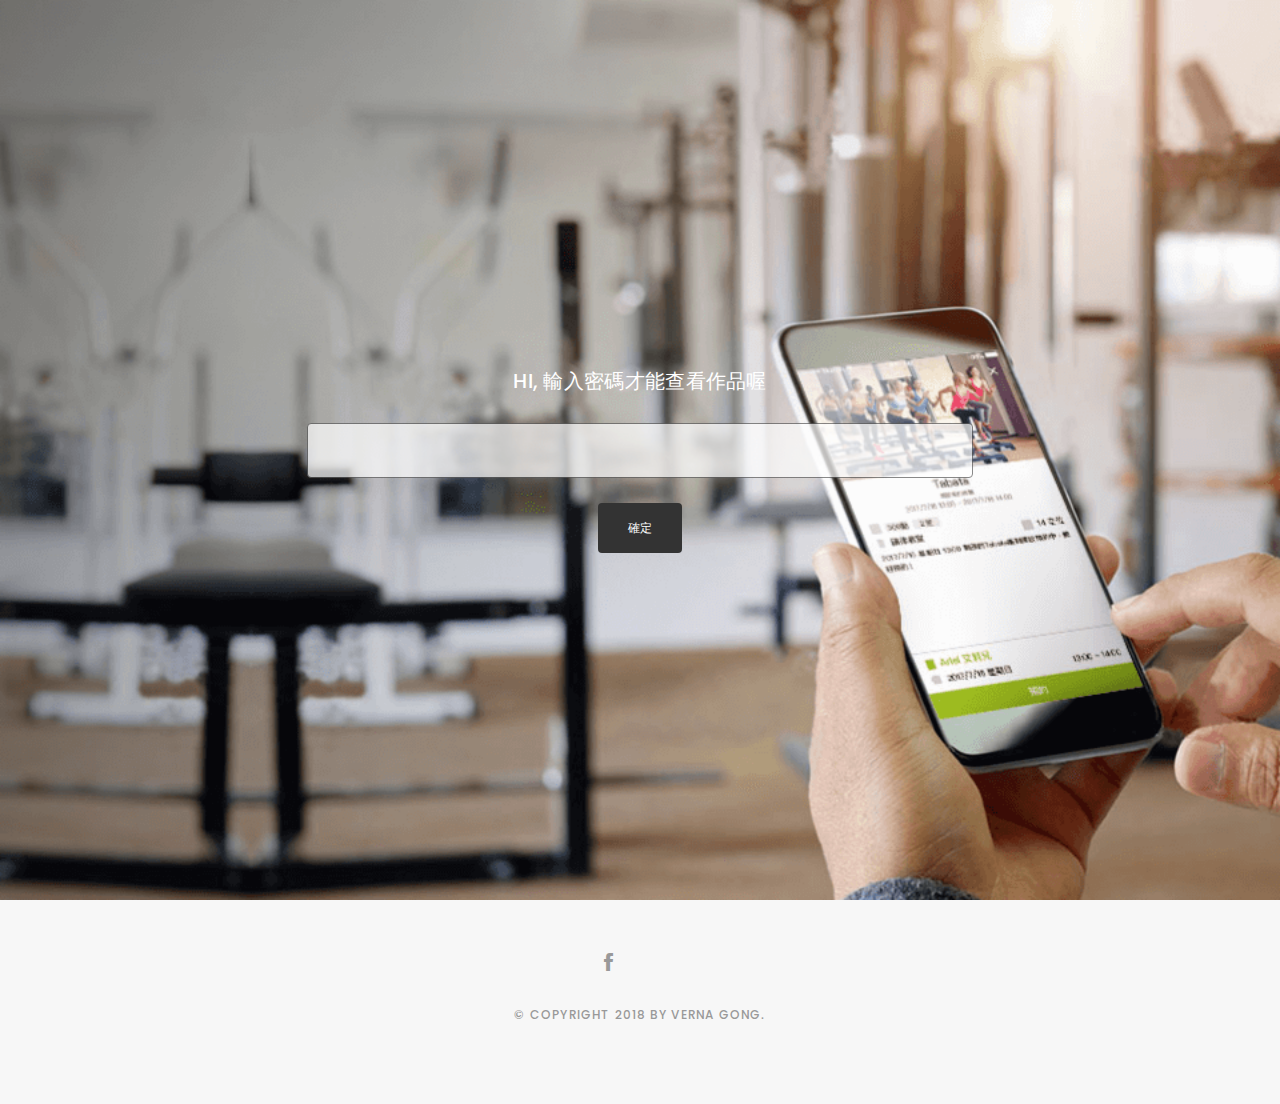
<file: code.html>
<!DOCTYPE html>
<html lang="en">
<script> 
function checkpassword(){ 
var pwd="vernawork_booking";//你和朋友約定的密碼，寫死的
var inpwd=document.getElementById("password").value;//獲取輸入的代碼
if(pwd == inpwd){ //判斷一下是否一樣
window.location.href="booking.html"; 
}
} 
</script>

<head>
  <!-- meta -->
  <meta charset="utf-8">
  <meta content="width=device-width, initial-scale=1.0" name="viewport">

  <title>Verna - Personal Website</title>
  <meta content="vernagong, Verna, VernaGong, Vernagong, 產品設計師, UX設計師, 龔淑雅, 淑雅,Product designer, UX designer" name="keywords">
  <meta content="成為產品設計師，是因為喜歡作品能夠實際被運用、能夠幫助生活，享受解決問題、思考設計的過程。閒暇之餘，也會撰寫Medium、與朋友發起Side Project、或分享作品至behance，紀錄生活上的想法及心得。" name="description">
  <meta name="Author" content="Vernagong">

  <!-- Google Fonts -->
  <link href="https://fonts.googleapis.com/css?family=Poppins:300,300i,400,400i,500,500i,600,600i,700,700i|Playfair+Display:400,400i,700,700i,900,900i" rel="stylesheet">

  <!-- Bootstrap CSS File -->
  <link href="lib/bootstrap/css/bootstrap.min.css" rel="stylesheet">
  
  <!-- FontAwesome -->
  <link rel="stylesheet" href="https://use.fontawesome.com/releases/v5.5.0/css/all.css" integrity="sha384-B4dIYHKNBt8Bc12p+WXckhzcICo0wtJAoU8YZTY5qE0Id1GSseTk6S+L3BlXeVIU" crossorigin="anonymous">

  <!-- Libraries CSS Files -->
  <link href="lib/ionicons/css/ionicons.min.css" rel="stylesheet">
  <link href="lib/owlcarousel/assets/owl.carousel.min.css" rel="stylesheet">
  <link href="lib/magnific-popup/magnific-popup.css" rel="stylesheet">
  <link href="lib/hover/hover.min.css" rel="stylesheet">

  <!-- Main Stylesheet File -->
  <link href="css/style.css" rel="stylesheet">

  <!-- Responsive css -->
  <link href="css/responsive.css" rel="stylesheet">

  <!-- Favicon -->
  <link rel="shortcut icon" href="images/favicon.png">

  <!-- =======================================================
    Theme Name: Folio
    Theme URL: https://bootstrapmade.com/folio-bootstrap-portfolio-template/
    Author URL: https://bootstrapmade.com
  ======================================================= -->
</head>

<body data-spy="scroll" data-target=".navbar" data-offset="50">
  <!-- start section navbar -->
  <nav id="main-nav">
    <div class="row">
      <div class="container">

        <div class="logo">
          <a href="index.html"><img src="images/logo-icon.svg" alt="logo"></a>
        </div>

        <div class="responsive"><i data-icon="m" class="ion-navicon-round"></i></div>

        <ul class="nav-menu list-unstyled">
          <li><a href="index.html#header" class="smoothScroll">首頁</a></li>
          <li><a href="index.html#about" class="smoothScroll">關於</a></li>
          <li><a href="index.html#portfolio" class="smoothScroll">作品</a></li>
          <li><a href="index.html#journal" class="smoothScroll">興趣</a></li>
          <li><a href="index.html#contact" class="smoothScroll">聯絡</a></li>
        </ul>

      </div>
    </div>
  </nav>
  <!-- 背景 -->
  <div id="header-code" class="home">
    <div class="container">
      <div class="header-code-content">
            <div class="row">
               <div class="col-lg-12 text-center">
                   <i class="fab fa-keybase fa-6x code-icon"></i>
                </div>
                <div class="col-lg-12 text-center">
                   <h5 class="text-muted-code">HI, 輸入密碼才能查看作品喔</h5>
                </div>
                <div class="col-lg-12 text-center">
                   <input class="form-control-code" type="password" id="password" name="password">
                      <div class="col-lg-12 text-center-send">
                         <input class="btn-code" name="a" type="submit" value="確定" onclick="checkpassword();"/>
                      </div>
                </div>
            </div>
      </div>
    </div>
  </div>
  <!-- <section id="contact">
        <div class="container wow fadeInUp">
            <div class="row">
                <div class="col-lg-12 text-center">
                    <h5 class="section-subheading text-muted">沒有密碼，你可以...</h5>
                </div>
            </div>
            <div class="row">
                <div class="col-lg-12">
                    <form id="contactForm" name="sentMessage" action="https://formspree.io/verna.gono@gmail.com" method="POST" novalidate>
                        <div class="row">
                            <div class="col-md-6">
                                <div class="form-group" >
                                   <p>您的姓名或稱呼＊</p>
                                    <input class="form-control" name="name" type="text">
                                </div>
                                <div class="form-group">
                                   <p>您常用的e-mail信箱＊</p>
                                    <input class="form-control" name="_replyto" type="email">
                                </div>
                            </div>
                            <div class="col-md-6">
                                <div class="form-group">
                                   <p>任何想說的話＊</p>
                                    <textarea class="form-control" name="message"></textarea>
                                </div>
                            </div>
                            <div class="clearfix"></div>
                            <div class="col-lg-12 text-center-send">
                                <div id="success"></div>
                                <div class="row-send">
                                    <input class="btn-feature btn-default-contact" type="submit" value="送出">
                                </div>
                            </div>
                        </div>
                    </form>
                </div>
            </div>
        </div>
    </section> -->
   
<!-- start section footer -->
  <div id="footer" class="text-center">
    <div class="container">
      <div class="socials-media text-center">

        <ul class="list-unstyled">
          <li><a href="https://medium.com/@vernagong" target="_blank"><i class="fab fa-medium-m"></i></a></li>
          <li><a href="https://www.behance.net/vernagonob1aa" target="_blank"><i class="fab fa-behance"></i></a></li>
          <li><a href="https://www.linkedin.com/in/verna-gong" target="_blank"><i class="fab fa-linkedin-in"></i></a></li>
          <li><a href="https://www.facebook.com/verna.gong" target="_blank"><i class="ion-social-facebook"></i></a></li>
        </ul>

      </div>

      <p>&copy; Copyright 2018 by Verna Gong.</p>
      
    </div>
  </div>
<!-- End section footer -->

  <!-- JavaScript Libraries -->
  <script src="lib/jquery/jquery.min.js"></script>
  <script src="lib/jquery/jquery-migrate.min.js"></script>
  <script src="lib/bootstrap/js/bootstrap.bundle.min.js"></script>
  <script src="lib/typed/typed.js"></script>
  <script src="lib/owlcarousel/owl.carousel.min.js"></script>
  <script src="lib/magnific-popup/magnific-popup.min.js"></script>
  <script src="lib/isotope/isotope.pkgd.min.js"></script>

  <!-- Contact Form JavaScript File -->
  <script src="contactform/contactform.js"></script>

  <!-- Template Main Javascript File -->
  <script src="js/main.js"></script>

</body>

</html>
</file>
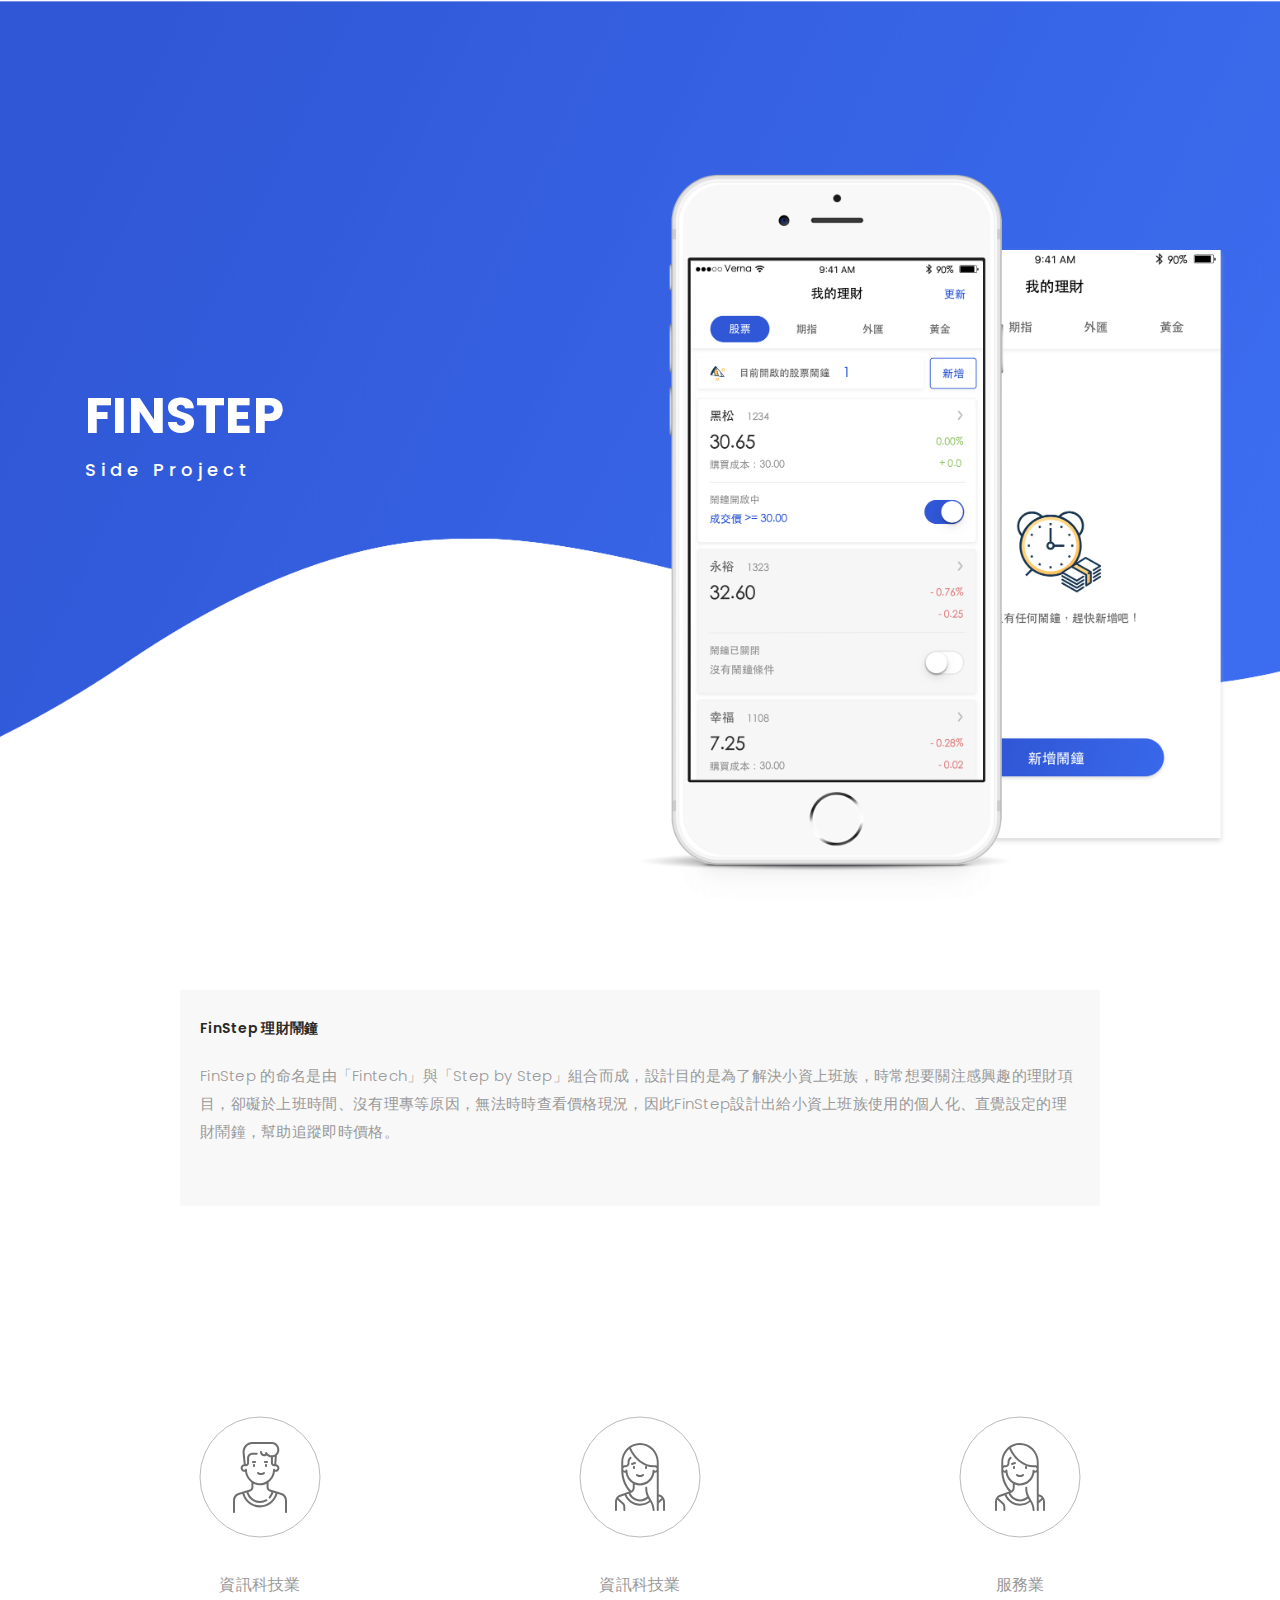
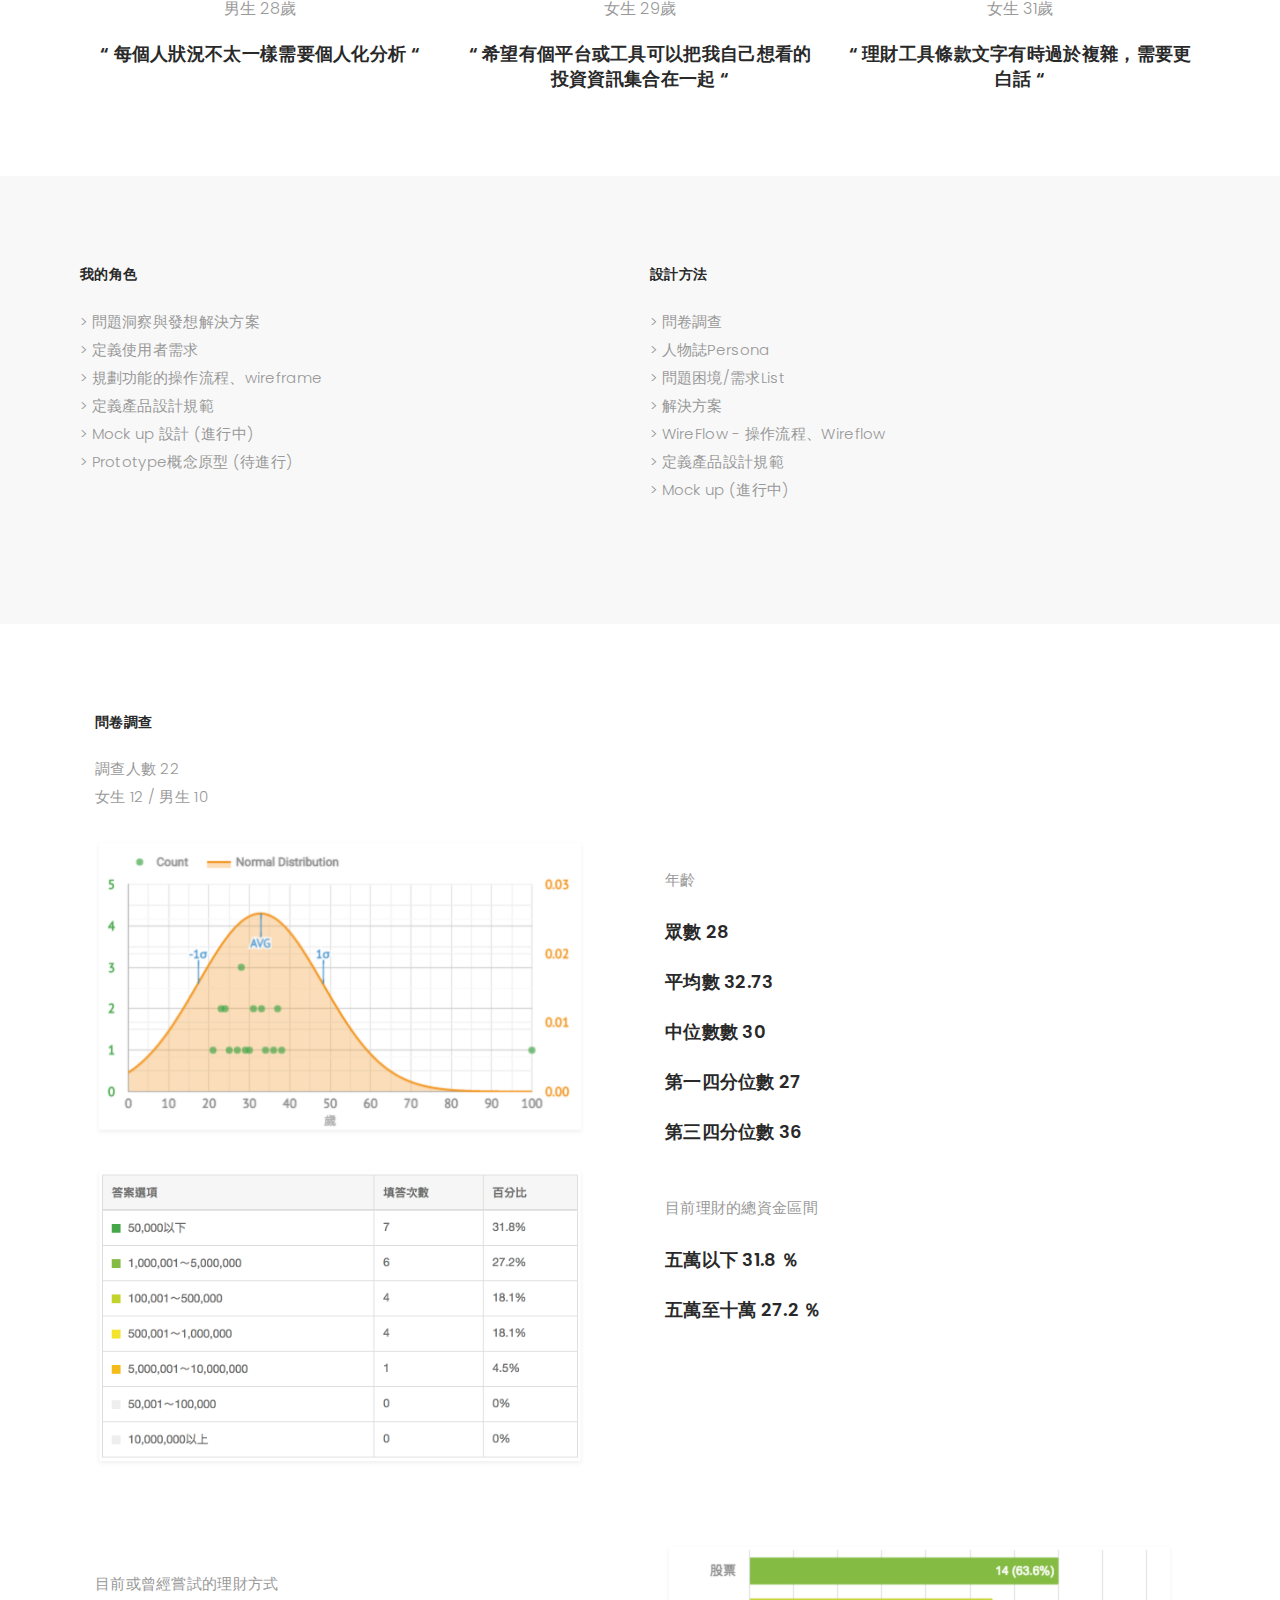
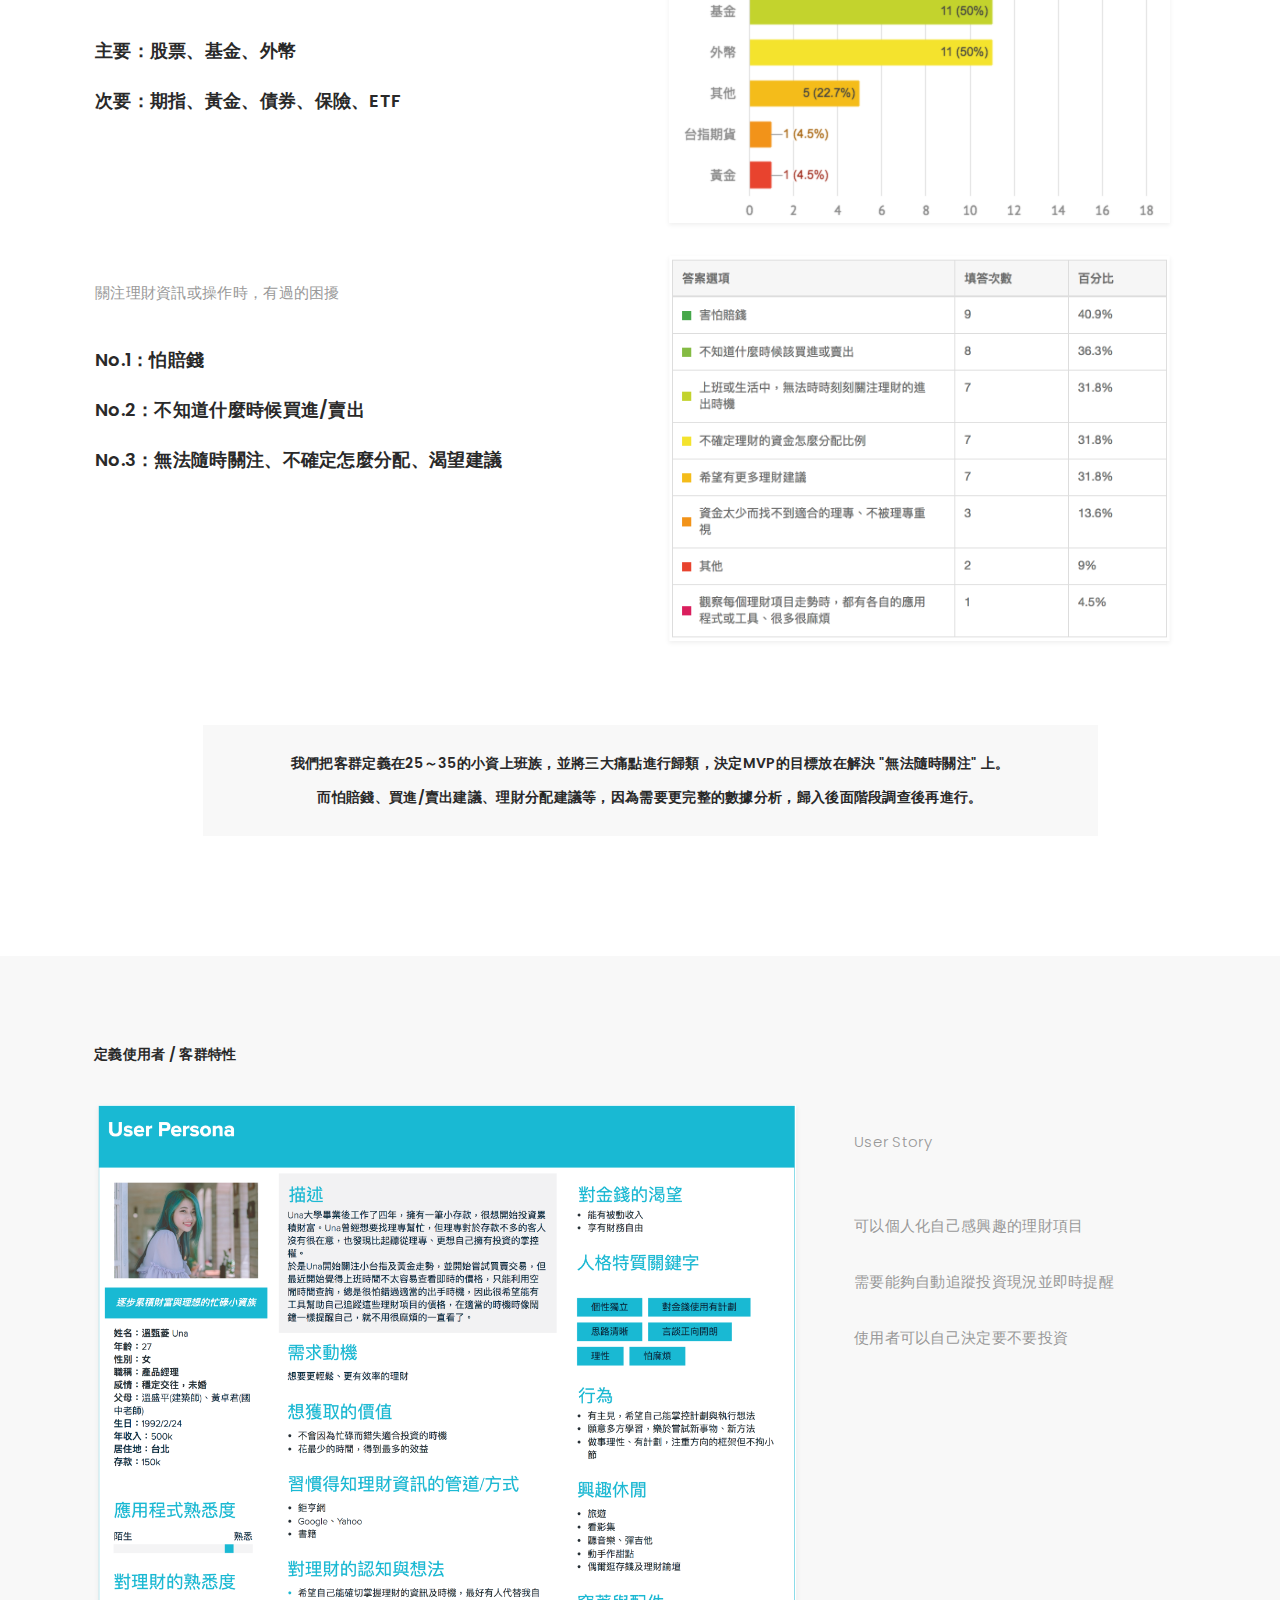
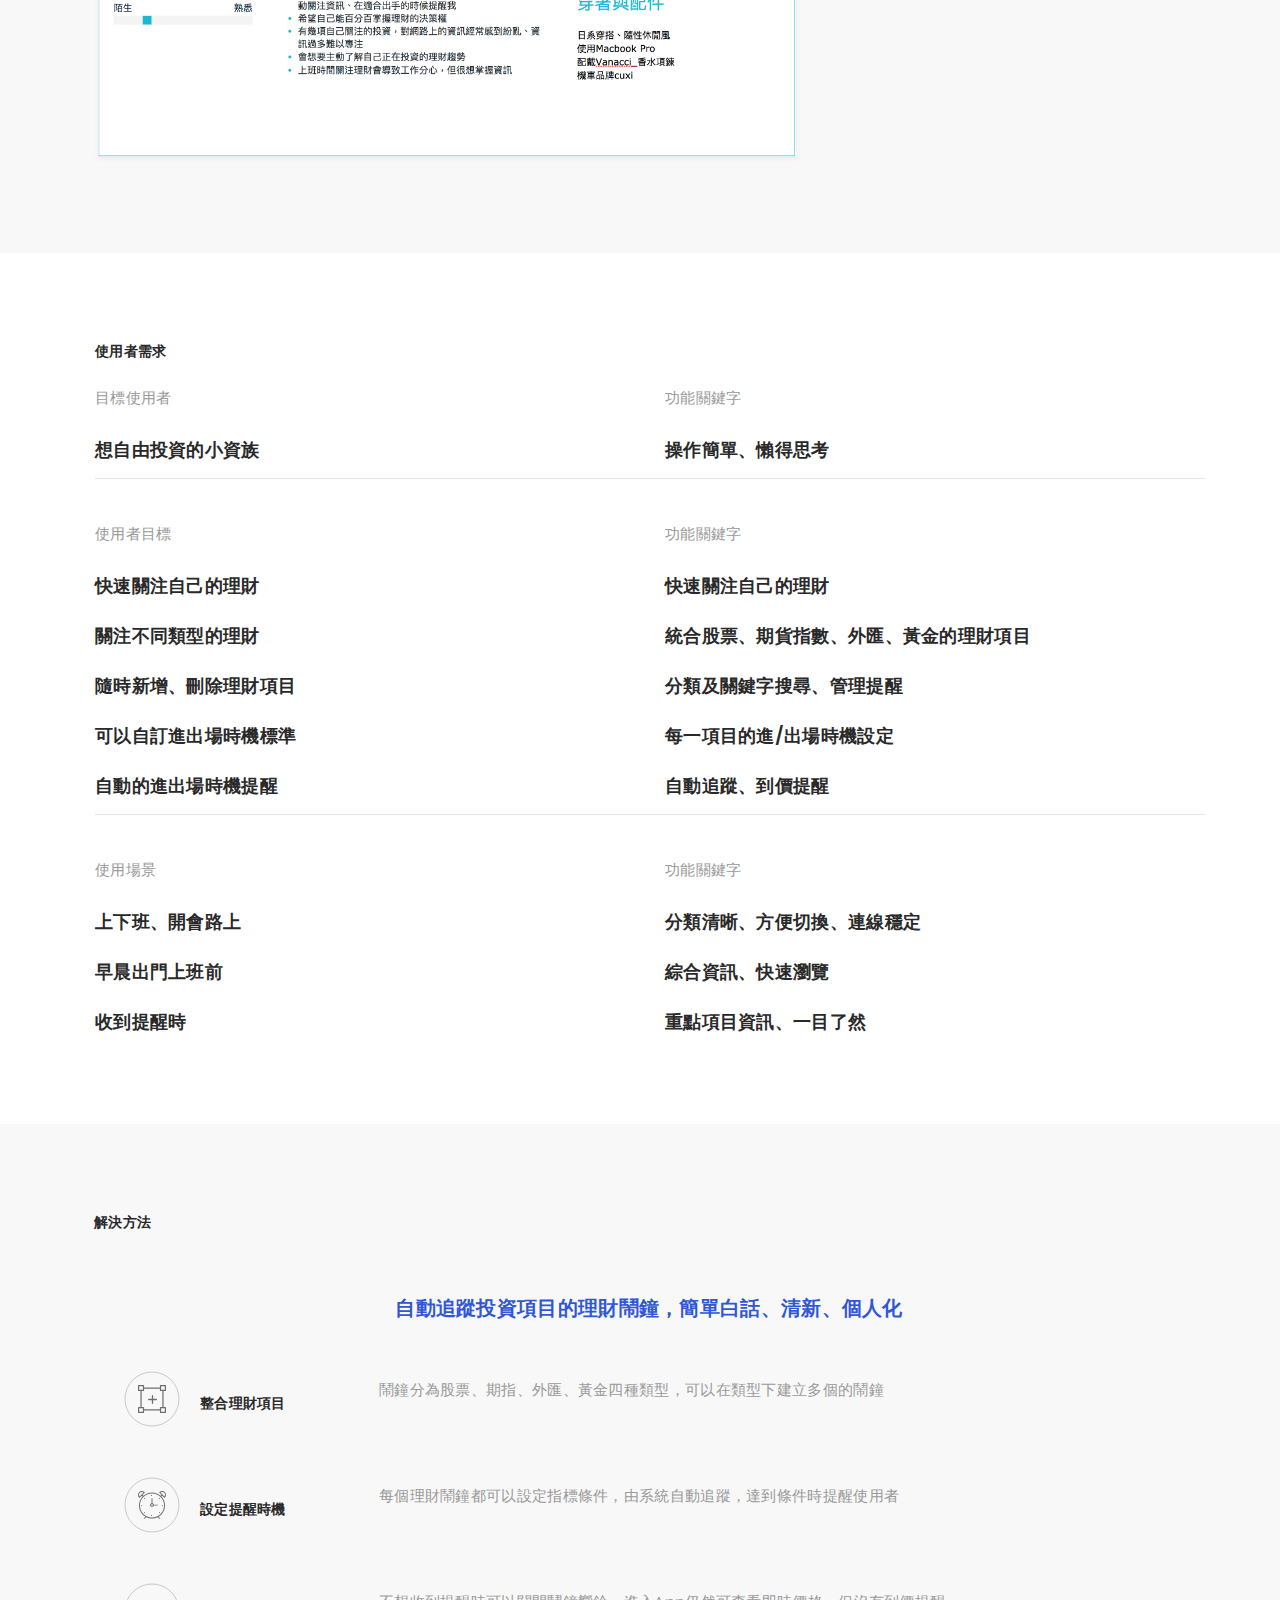
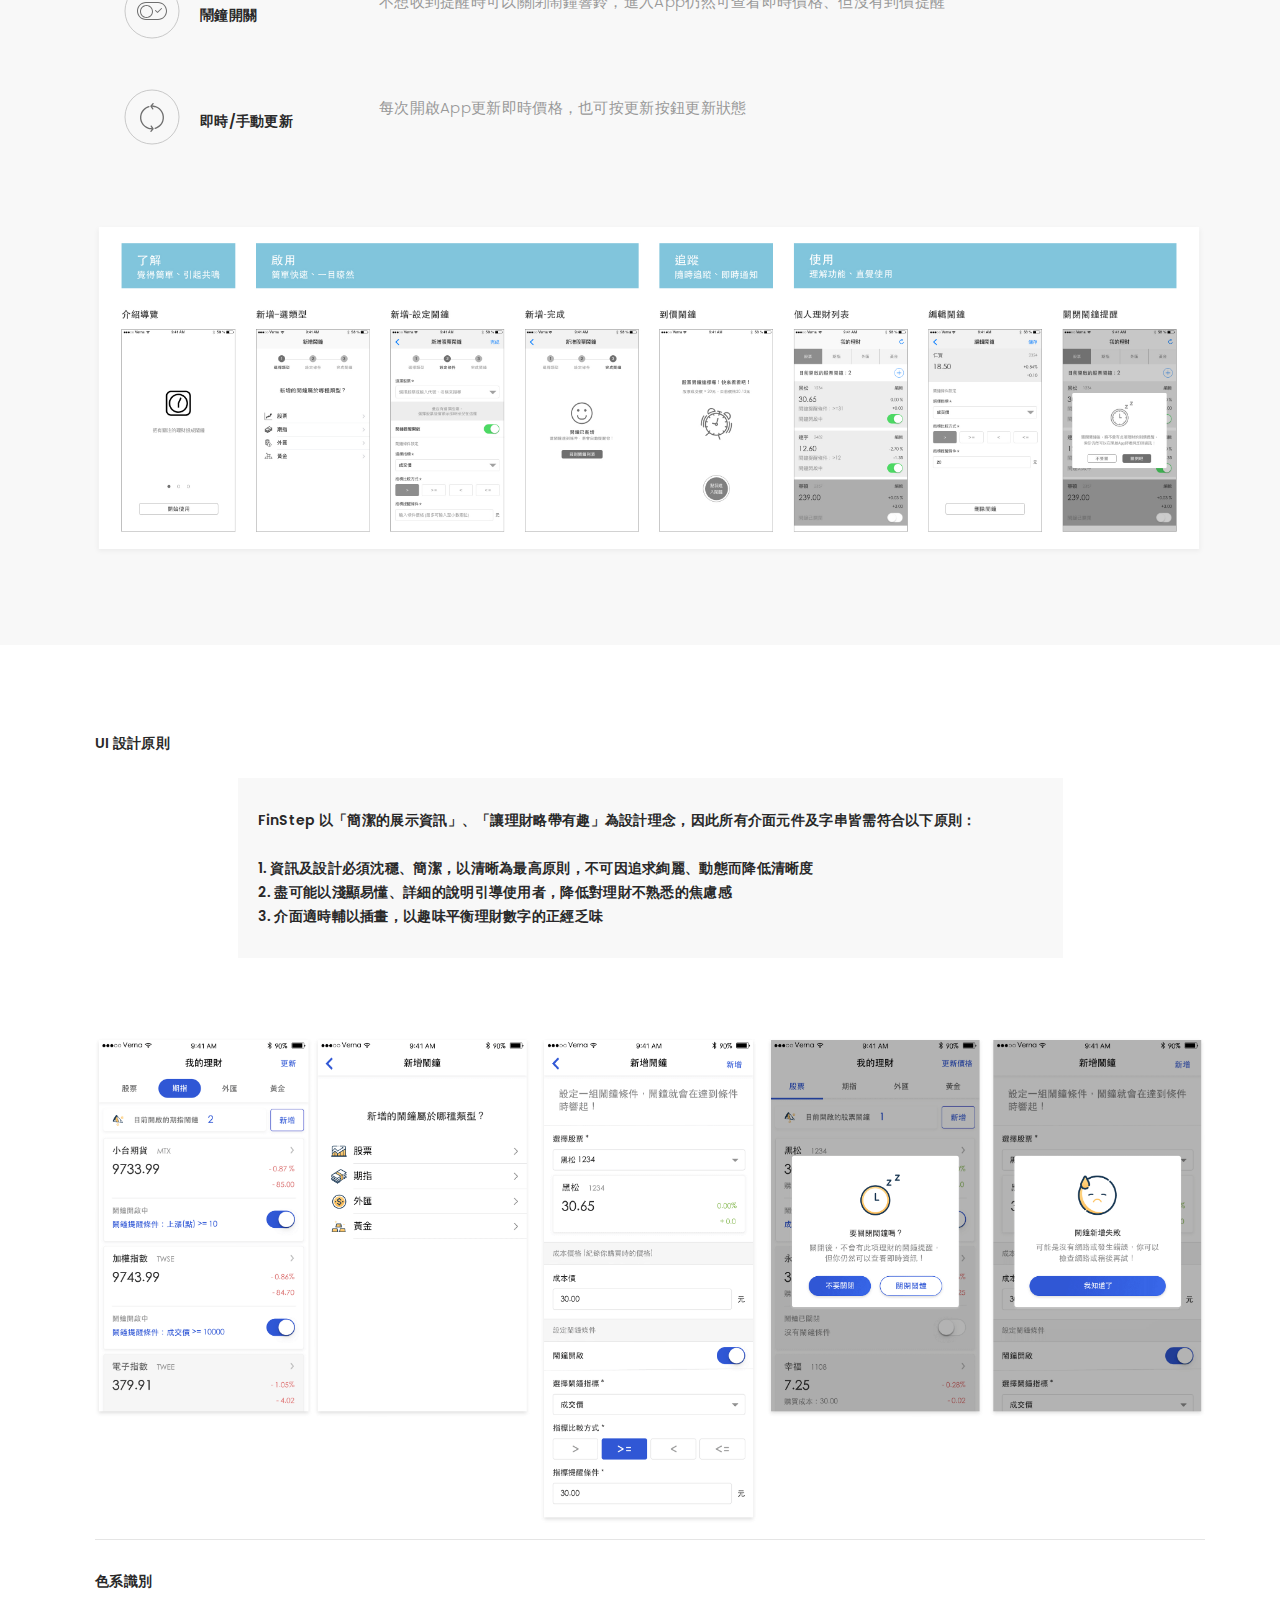
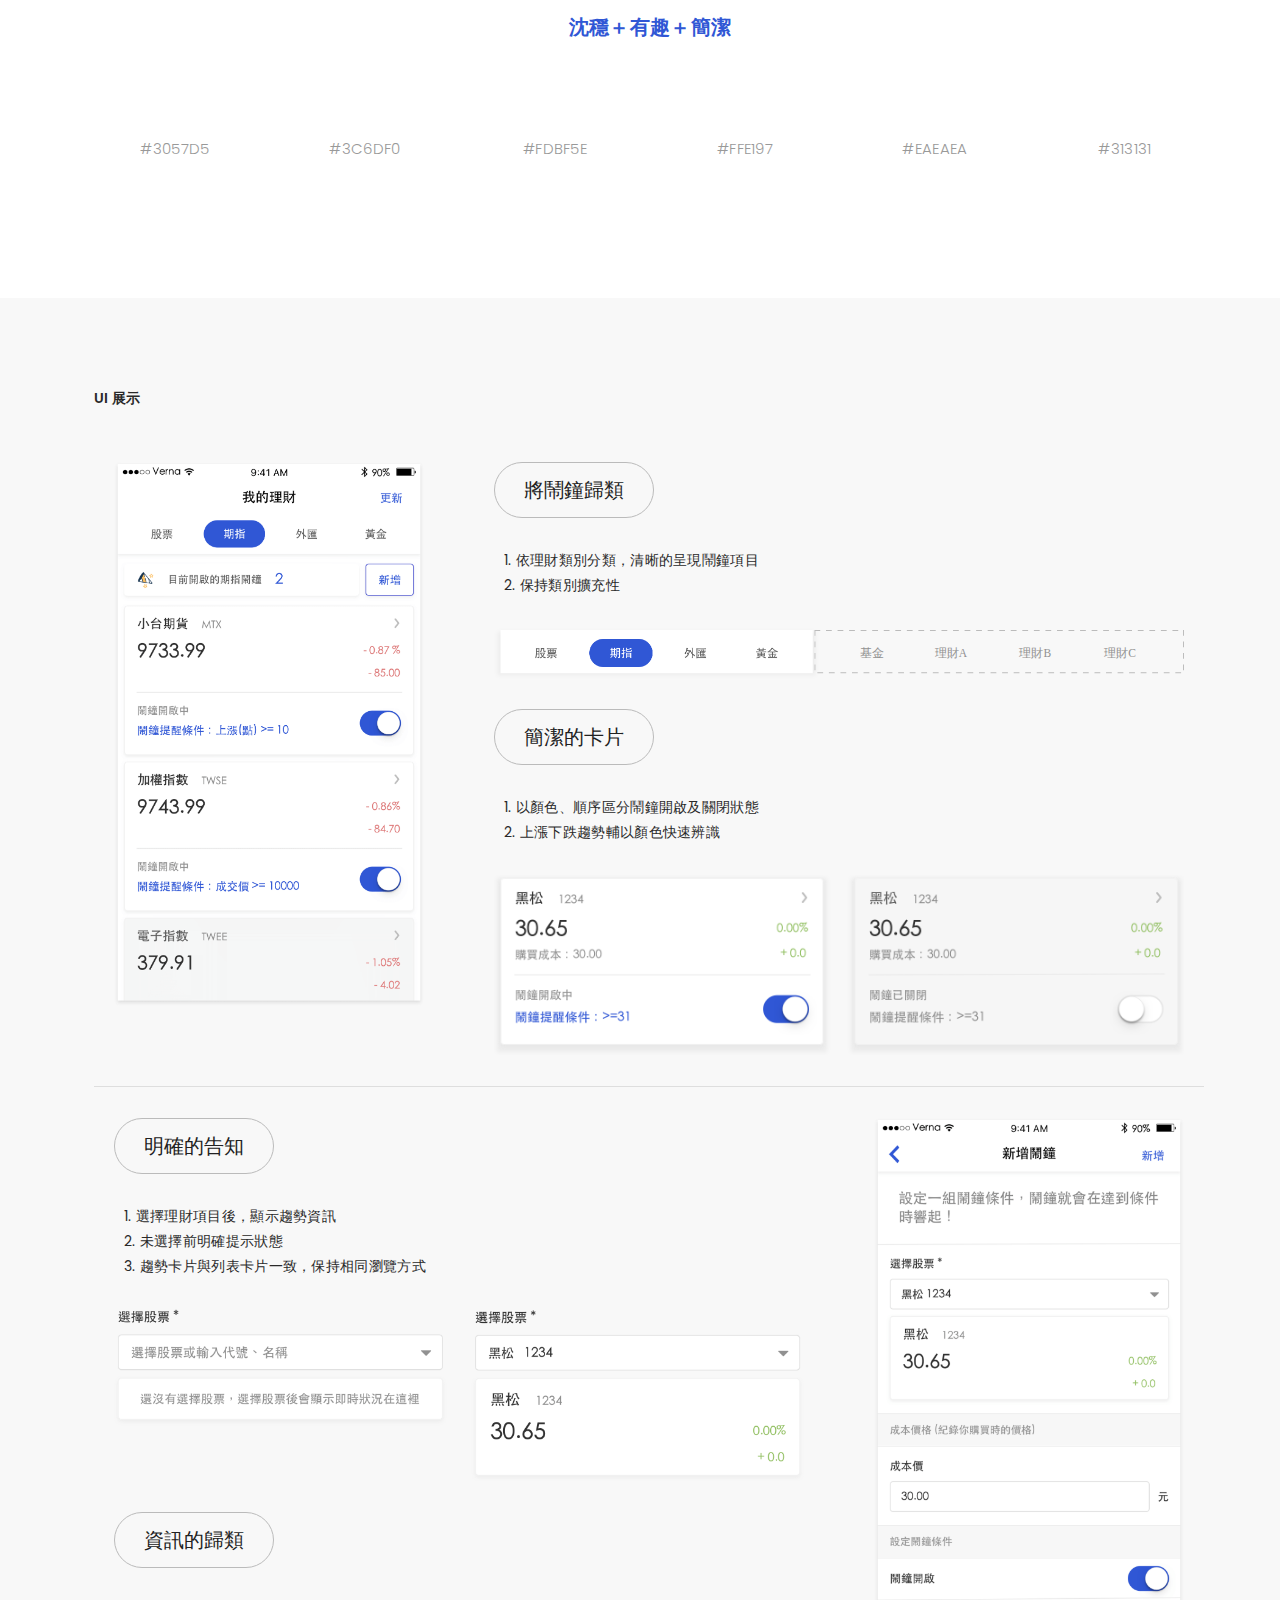
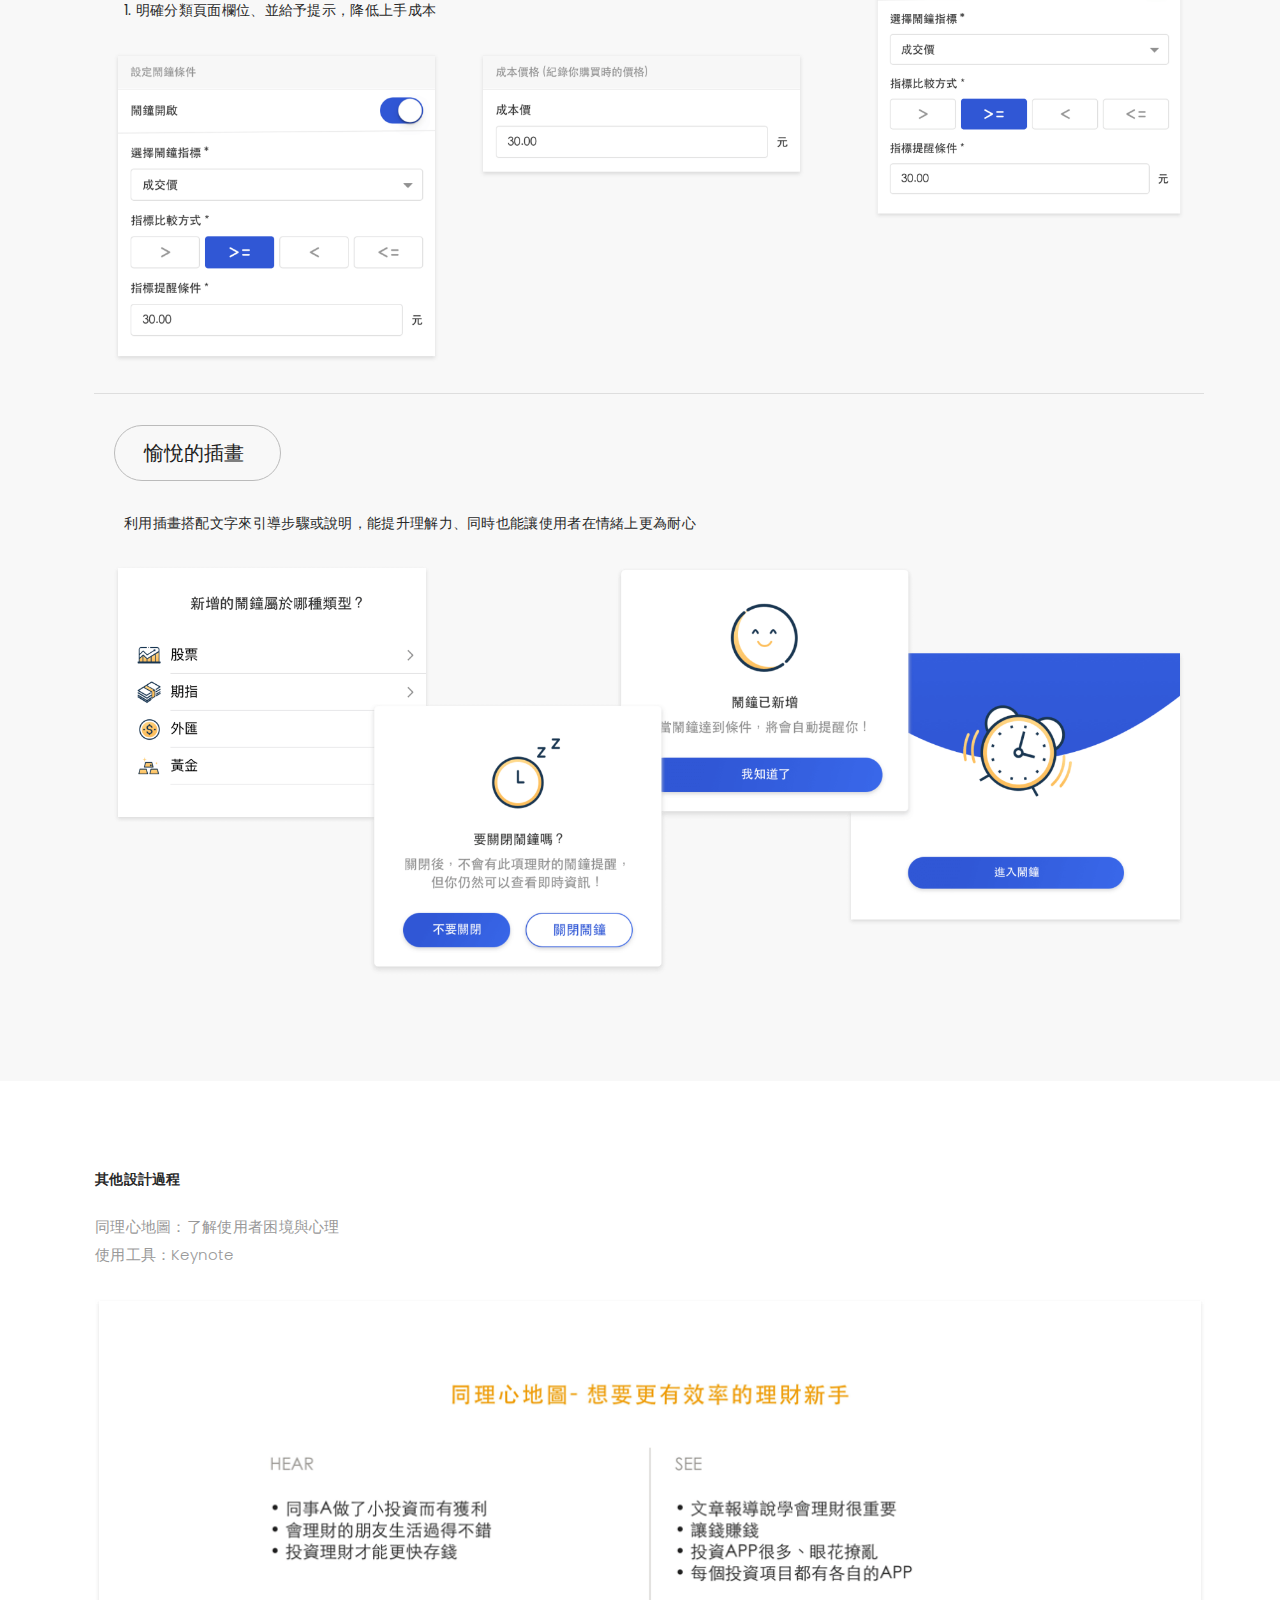
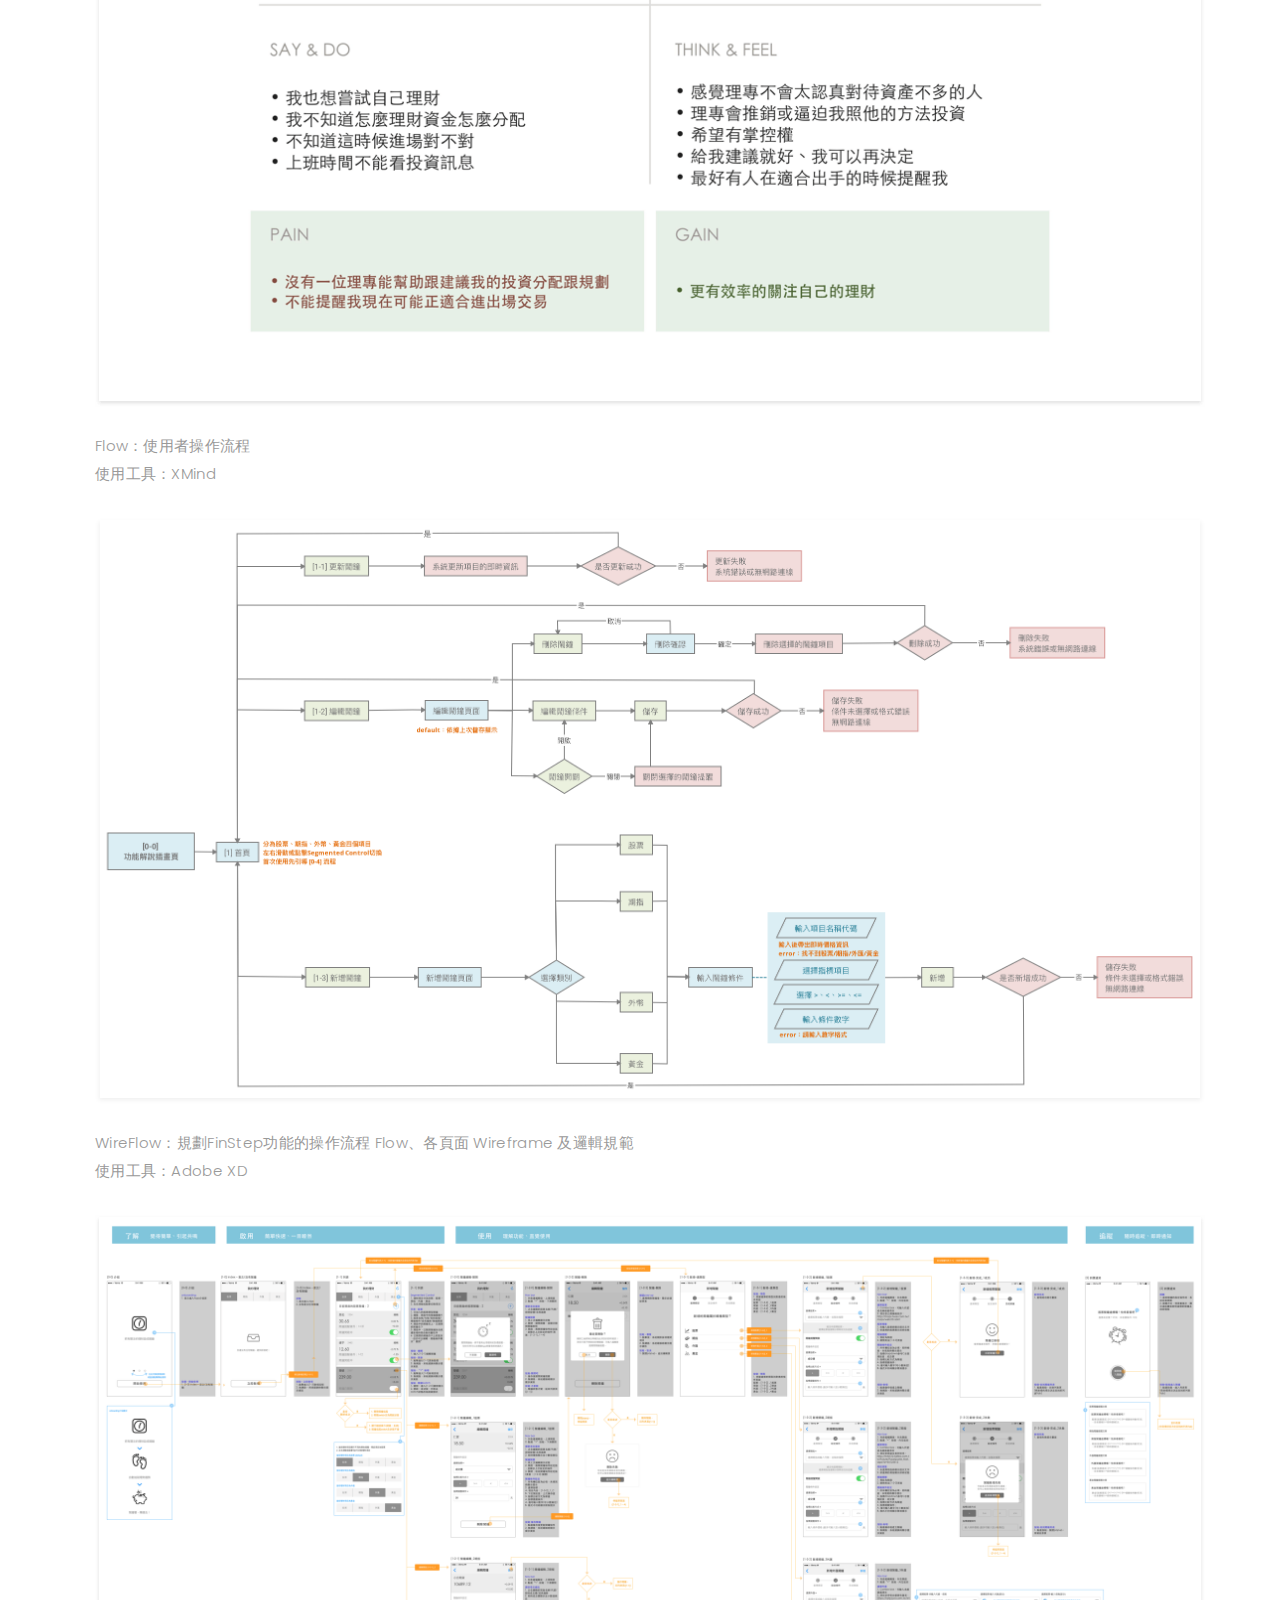
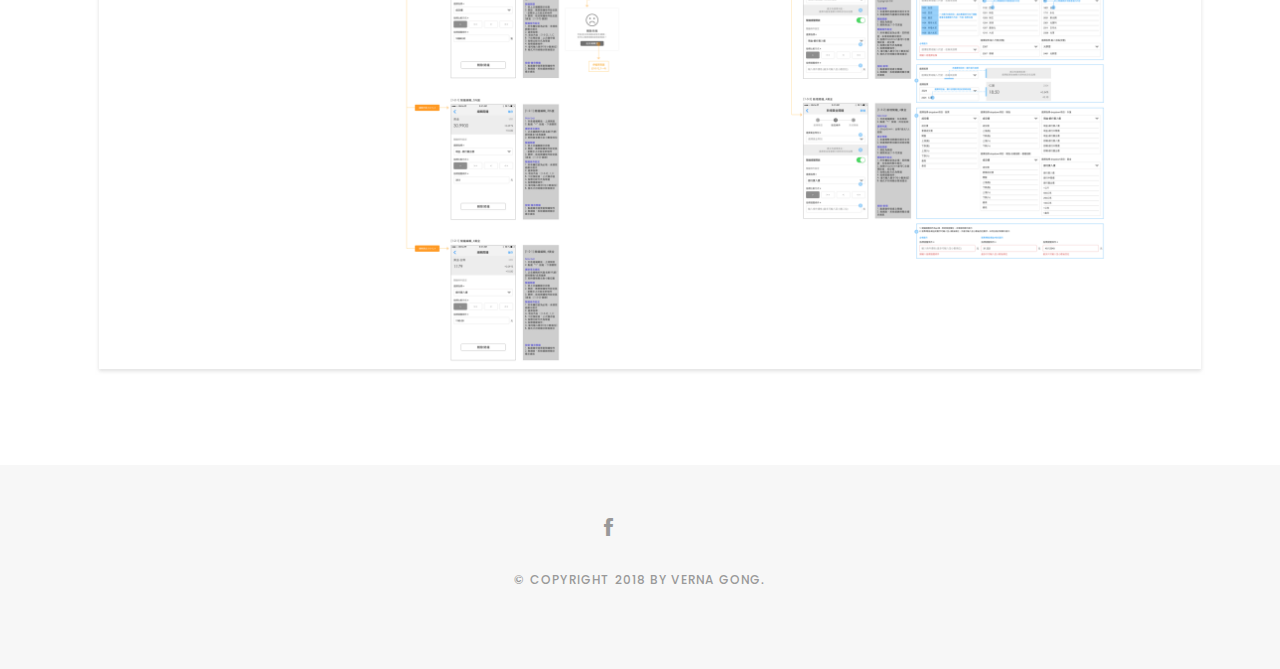
<file: finstep.html>
<!DOCTYPE html>
<html lang="en">

<head>
  <!-- meta -->
  <meta charset="utf-8">
  <meta content="width=device-width, initial-scale=1.0" name="viewport">

  <title>Verna - Personal Website</title>
  <meta content="vernagong, Verna, VernaGong, Vernagong, 產品設計師, UX設計師, 龔淑雅, 淑雅,Product designer, UX designer" name="keywords">
  <meta content="成為產品設計師，是因為喜歡作品能夠實際被運用、能夠幫助生活，享受解決問題、思考設計的過程。閒暇之餘，也會撰寫Medium、與朋友發起Side Project、或分享作品至behance，紀錄生活上的想法及心得。" name="description">
  <meta name="Author" content="Vernagong">

  <!-- Google Fonts -->
  <link href="https://fonts.googleapis.com/css?family=Poppins:300,300i,400,400i,500,500i,600,600i,700,700i|Playfair+Display:400,400i,700,700i,900,900i" rel="stylesheet">
  
  <!-- FontAwesome -->
  <link rel="stylesheet" href="https://use.fontawesome.com/releases/v5.5.0/css/all.css" integrity="sha384-B4dIYHKNBt8Bc12p+WXckhzcICo0wtJAoU8YZTY5qE0Id1GSseTk6S+L3BlXeVIU" crossorigin="anonymous">

  <!-- Bootstrap CSS File -->
  <link href="lib/bootstrap/css/bootstrap.min.css" rel="stylesheet">

  <!-- Libraries CSS Files -->
  <link href="lib/ionicons/css/ionicons.min.css" rel="stylesheet">
  <link href="lib/owlcarousel/assets/owl.carousel.min.css" rel="stylesheet">
  <link href="lib/magnific-popup/magnific-popup.css" rel="stylesheet">
  <link href="lib/hover/hover.min.css" rel="stylesheet">

  <!-- Blog Stylesheet File -->
  <link href="css/blog.css" rel="stylesheet">

  <!-- Main Stylesheet File -->
  <link href="css/style.css" rel="stylesheet">

  <!-- Responsive css -->
  <link href="css/responsive.css" rel="stylesheet">

  <!-- Favicon -->
  <link rel="shortcut icon" href="images/favicon.png">

  <!-- =======================================================
    Theme Name: Folio
    Theme URL: https://bootstrapmade.com/folio-bootstrap-portfolio-template/
    Author: BootstrapMade.com
  ======================================================= -->
</head>

<body>

  <!-- start section navbar -->
  <nav id="main-nav">
    <div class="row">
      <div class="container">

        <div class="logo">
          <a href="index.html"><img src="images/logo-icon.svg" alt="logo"></a>
        </div>

        <div class="responsive"><i data-icon="m" class="ion-navicon-round"></i></div>

        <ul class="nav-menu list-unstyled">
          <li><a href="index.html#header" class="smoothScroll">首頁</a></li>
          <li><a href="index.html#about" class="smoothScroll">關於</a></li>
          <li><a href="index.html#portfolio" class="smoothScroll">作品</a></li>
          <li><a href="index.html#journal" class="smoothScroll">興趣</a></li>
          <li><a href="index.html#contact" class="smoothScroll">聯絡</a></li>
        </ul>

      </div>
    </div>
  </nav>
  <!-- End section navbar -->
  
  <!-- start section header -->
  <div id="header-fin" class="home">

    <div class="container">
      <div class="header-fin-content">
        <h1>FinStep</h1>
        <p>side project</p>
      </div>
    </div>
  </div>
  <!-- End section header -->
  
  <!-- start section 背景 -->
  <div class="main-content paddsection">
    <div class="container">
      <div class="row justify-content-center">
        <div class="col-md-10 col-md-offset-2">
          <div class="row">
            <div class="container-main single-main">
              <div class="col-md-12">
                <div class="block-main mb-30">
                  <div class="content-main single-post padDiv">
                    <div class="journal-txt">
                      <h4>FinStep 理財鬧鐘</h4>
                    </div>
                    <p class="mb-30">FinStep 的命名是由「Fintech」與「Step by Step」組合而成，設計目的是為了解決小資上班族，時常想要關注感興趣的理財項目，卻礙於上班時間、沒有理專等原因，無法時時查看價格現況，因此FinStep設計出給小資上班族使用的個人化、直覺設定的理財鬧鐘，幫助追蹤即時價格。</p>
                  </div>
                </div>
              </div>
            </div>
          </div>
        </div>
      </div>
    </div>
  </div>
  <!--  End 背景 -->
  
  <!-- start section 訪問節錄 -->
  <div id="Interview" class="text-left paddsection">

    <div class="container">
      <div class="Interview-block">

        <div class="row">
          <div class="col-lg-4 col-md-12">
            <div class="Interview-info">

              <img src="images/portfolio/fin_client_boy.svg" class="img-responsive" alt="img">

              <div class="Interview-txt">

                <p class="separator">資訊科技業<br>男生 28歲
                </p>
                <h4>“ 每個人狀況不太一樣需要個人化分析 “</h4>

              </div>

            </div>
          </div>
          <div class="col-lg-4 col-md-12">
            <div class="Interview-info">

              <img src="images/portfolio/fin_client_girl.svg" class="img-responsive" alt="img">

              <div class="Interview-txt">
                <p class="separator">資訊科技業<br>女生 29歲
                </p>
                <h4>“ 希望有個平台或工具可以把我自己想看的投資資訊集合在一起 “</h4>
              </div>

            </div>
          </div>
          <div class="col-lg-4 col-md-12">
            <div class="Interview-info">

              <img src="images/portfolio/fin_client_girl.svg" class="img-responsive" alt="img">

              <div class="Interview-txt">

                <p class="separator">服務業<br>女生 31歲
                </p>
                <h4>“ 理財工具條款文字有時過於複雜，需要更白話 “</h4>

              </div>

            </div>
          </div>

        </div>
        </div>
    </div>

  </div>
  <!-- End section 訪問節錄 -->
  
  <!-- start my role -->
  <div class="role paddsection">
    <div class="container">
       <div class="row">
        <div class="col-lg-6 col-md-6 col-sm-12">
          <div class="row">
            <div class="container-main single-main">
                    <div class="journal-txt">
                      <h4>我的角色</h4>
                    </div>
                    <p class="mb-30">> 問題洞察與發想解決方案<br>> 定義使用者需求<br>> 規劃功能的操作流程、wireframe<br>> 定義產品設計規範<br>> Mock up 設計 (進行中)<br>> Prototype概念原型 (待進行)</p>
            </div>
          </div>
        </div>
        <div class="col-lg-6 col-md-6 col-sm-12">
          <div class="row">
            <div class="container-main single-main">
                    <div class="journal-txt">
                      <h4>設計方法</h4>
                    </div>
                    <p class="mb-30">> 問卷調查<br>> 人物誌Persona<br>> 問題困境/需求List<br>> 解決方案<br>> WireFlow - 操作流程、Wireflow<br>> 定義產品設計規範<br>> Mock up (進行中)</p>
            </div>
          </div>
        </div>
        </div>
    </div>
  </div>
  <!--  End my role -->
  
  <!-- start Survey -->
  <div class="survey paddsection">
    <div class="container">
        <div class="col-md-12">
          <div class="row">
            <div class="container-main single-main">
                    <div class="journal-txt">
                      <h4>問卷調查</h4>
                    </div>
                    <p class="mb-30">調查人數 22<br>女生 12 / 男生 10</p>
            </div>
          </div>
        </div>
        <div class="row">
          <div class="col-md-6 col-sm-12">
            <div class="Interview-info">

              <img src="images/portfolio/fin_survey_age.svg" class="img-responsive" alt="img">

            </div>
          </div>
          <div class="col-md-6 col-sm-12">
            <div class="Interview-info">

              <div class="Interview-txt">
                <p class="separator">年齡
                </p>
                <h4>眾數 28<br><br>平均數 32.73<br><br>中位數數 30<br><br>第一四分位數 27<br><br>第三四分位數 36</h4>
              </div>

            </div>
          </div>
        </div>
        <div><p></p></div>
        <div class="row">
          <div class="col-md-6 col-sm-12">
            <div class="Interview-info">

              <img src="images/portfolio/fin_survey_money.svg" class="img-responsive" alt="img">

            </div>
          </div>
          <div class="col-md-6 col-sm-12">
            <div class="Interview-info">

              <div class="Interview-txt">
                <p class="separator">目前理財的總資金區間
                </p>
                <h4>五萬以下 31.8 ％<br><br>五萬至十萬 27.2 ％</h4>
              </div>

            </div>
          </div>
        </div>
        
        <div class="col-md-12"><p><br></p>
        </div>
        <div class="row">
          <div class="col-md-6 col-sm-12">
            <div class="Interview-info">

              <div class="Interview-txt">
                <p class="separator">目前或曾經嘗試的理財方式
                </p>
                <h4 class="survey_txt">主要：股票、基金、外幣<br><br>次要：期指、黃金、債券、保險、ETF</h4>
              </div>

            </div>
          </div>
          <div class="col-md-6 col-sm-12">
            <div class="Interview-info">

              <img src="images/portfolio/fin_survey_way.svg" class="img-responsive" alt="img">

            </div>
          </div>
        </div>
        <div><p></p></div>
        <div class="row">
          <div class="col-md-6 col-sm-12">
            <div class="Interview-info">

              <div class="Interview-txt">
                <p class="separator">關注理財資訊或操作時，有過的困擾
                </p>
                <h4 class="survey_txt">No.1：怕賠錢<br><br>No.2：不知道什麼時候買進/賣出<br><br>No.3：無法隨時關注、不確定怎麼分配、渴望建議</h4>
              </div>

            </div>
          </div>
          <div class="col-md-6 col-sm-12">
            <div class="Interview-info">

              <img src="images/portfolio/fin_survey_problem.svg" class="img-responsive" alt="img">

            </div>
          </div>
        </div>
        
        <div class="col-md-12"><p><br></p>
        
        <div class="row justify-content-center">
        <div class="col-md-10 col-md-offset-2">
          <div class="row">
            <div class="container-main single-main">
              <div class="col-md-12">
                <div class="block-main mb-30">
                  <div class="content-main single-post padDiv">
                    <div class="survey_result journal-txt">
                      <h4>我們把客群定義在25～35的小資上班族，並將三大痛點進行歸類，決定MVP的目標放在解決 "無法隨時關注" 上。<br><br>而怕賠錢、買進/賣出建議、理財分配建議等，因為需要更完整的數據分析，歸入後面階段調查後再進行。</h4>
                    </div>
                  </div>
                </div>
              </div>
            </div>
          </div>
        </div>
      </div>
      
    </div>
  </div>
    </div>
  <!--  End Survey -->
  
  <!-- start persona -->
  <div class="persona paddsection">
    <div class="container">
       <div class="col-md-12">
          <div class="row">
            <div class="container-main single-main">
                <div class="journal-txt">
                    <h4 class="persona-text">定義使用者 / 客群特性</h4>
                </div>
            </div>
          </div>
        </div>
        <div class="row">
          <div class="col-lg-8 col-md-12">
            <div class="Interview-info">

              <img src="images/portfolio/fin_persona.svg" class="img-responsive" alt="img">

            </div>
          </div>
          <div class="col-lg-4 col-md-12">
            <div class="Interview-info">

              <div class="Interview-txt">
                <p class="separator">User Story<br><br><br>可以個人化自己感興趣的理財項目<br><br>需要能夠自動追蹤投資現況並即時提醒<br><br>使用者可以自己決定要不要投資
                </p>
                
              </div>

            </div>
          </div>
        </div>
  </div>
    </div>
  <!--  End persona -->
  
  <!-- start Needed -->
  <div class="survey paddsection">
    <div class="container">
        <div class="col-md-12">
          <div class="row">
            <div class="container-main single-main">
                    <div class="journal-txt">
                      <h4>使用者需求</h4>
                    </div>
            </div>
          </div>
        </div>
        <div class="row">
          <div class="col-md-6 col-sm-12">
            <div class="Interview-info">

              <div class="Interview-txt">
                <p class="separator">目標使用者
                </p>
                <h4>想自由投資的小資族</h4>
              </div>

            </div>
          </div>
          <div class="col-md-6 col-sm-6">
            <div class="Interview-info">

              <div class="Interview-txt">
                <p class="separator">功能關鍵字
                </p>
                <h4>操作簡單、懶得思考</h4>
              </div>

            </div>
          </div>
        </div>
        <hr>
        <div class="row">
          <div class="col-md-6 col-sm-12">
            <div class="Interview-info">

              <div class="Interview-txt">
                <p class="separator">使用者目標
                </p>
                <h4>快速關注自己的理財<br><br>關注不同類型的理財<br><br>隨時新增、刪除理財項目<br><br>可以自訂進出場時機標準<br><br>自動的進出場時機提醒</h4>
              </div>

            </div>
          </div>
          <div class="col-md-6 col-sm-6">
            <div class="Interview-info">

              <div class="Interview-txt">
                <p class="separator">功能關鍵字
                </p>
                <h4>快速關注自己的理財<br><br>統合股票、期貨指數、外匯、黃金的理財項目<br><br>分類及關鍵字搜尋、管理提醒<br><br>每一項目的進/出場時機設定<br><br>自動追蹤、到價提醒</h4>
              </div>

            </div>
          </div>
        </div>
        <hr>
        <div class="row">
          <div class="col-md-6 col-sm-12">
            <div class="Interview-info">

              <div class="Interview-txt">
                <p class="separator">使用場景
                </p>
                <h4>上下班、開會路上<br><br>早晨出門上班前<br><br>收到提醒時</h4>
              </div>

            </div>
          </div>
          <div class="col-md-6 col-sm-6">
            <div class="Interview-info">

              <div class="Interview-txt">
                <p class="separator">功能關鍵字
                </p>
                <h4>分類清晰、方便切換、連線穩定<br><br>綜合資訊、快速瀏覽<br><br>重點項目資訊、一目了然</h4>
              </div>

            </div>
          </div>
        </div>
  </div>
    </div>
  <!--  End Needed -->
  
  <!-- start solution -->
  <div class="persona paddsection">
    <div class="container">
         <div class="row">
           <div class="col-md-12">
            <div class="container-main single-main">
                <div class="journal-txt">
                    <h4 class="persona-text">解決方法</h4>
                </div>
                <p class="needed-text-fin mb-30">自動追蹤投資項目的理財鬧鐘，簡單白話、清新、個人化</p>
            </div>
          </div>
        </div>
        <div class="row">
           <div class="col-md-3 col-sm-6">
            <div class="container-main single-main">
                <div class="journal-txt">
                    <h4 class="solution-item"><img src="images/portfolio/fin_solution_item.svg" class="solution-img" alt="img">整合理財項目</h4>
                </div>
            </div>
          </div>
          <div class="col-md-9 col-sm-6">
            <div class="container-main single-main">
                <div class="journal-txt">
                    <p>鬧鐘分為股票、期指、外匯、黃金四種類型，可以在類型下建立多個的鬧鐘</p>
                </div>
            </div>
          </div>
        </div>
        <div>
        <div class="row">
           <div class="col-md-3 col-sm-6">
            <div class="container-main single-main">
                <div class="journal-txt">
                    <h4 class="solution-item"><img src="images/portfolio/fin_solution_clock.svg" class="solution-img" alt="img">設定提醒時機</h4>
                </div>
            </div>
          </div>
          <div class="col-md-9 col-sm-6">
            <div class="container-main single-main">
                <div class="journal-txt">
                    <p>每個理財鬧鐘都可以設定指標條件，由系統自動追蹤，達到條件時提醒使用者</p>
                </div>
            </div>
          </div>
        </div>
        <div class="row">
           <div class="col-md-3 col-sm-6">
            <div class="container-main single-main">
                <div class="journal-txt">
                    <h4 class="solution-item"><img src="images/portfolio/fin_solution_switch.svg" class="solution-img" alt="img">鬧鐘開關</h4>
                </div>
            </div>
          </div>
          <div class="col-md-9 col-sm-6">
            <div class="container-main single-main">
                <div class="journal-txt">
                    <p>不想收到提醒時可以關閉鬧鐘響鈴，進入App仍然可查看即時價格、但沒有到價提醒</p>
                </div>
            </div>
          </div>
        </div>
        <div class="row">
           <div class="col-md-3 col-sm-6">
            <div class="container-main single-main">
                <div class="journal-txt">
                    <h4 class="solution-item"><img src="images/portfolio/fin_solution_reload.svg" class="solution-img" alt="img">即時/手動更新</h4>
                </div>
            </div>
          </div>
          <div class="col-md-9 col-sm-6">
            <div class="container-main single-main">
                <div class="journal-txt">
                    <p>每次開啟App更新即時價格，也可按更新按鈕更新狀態</p>
                </div>
            </div>
          </div>
        </div>
      </div>
        <div class="row">
          <div class="col-lg-12 col-md-12">
            <div class="Interview-info">

              <img src="images/portfolio/fin_solution_userflow.svg" class="solution-flow img-responsive" alt="img">

            </div>
          </div>
        </div>
  </div>
    </div>
  <!--  End solution -->
  
  <!-- Start Design guideline -->
  <div class="survey paddsection">
    <div class="container">
        <div class="col-md-12">
          <div class="row">
            <div class="container-main single-main">
                    <div class="journal-txt">
                      <h4>UI 設計原則</h4>
                    </div>
            </div>
          </div>
        </div>
        <div class="col-md-12"><p></p></div>
        <div class="row justify-content-center">
        <div class="col-md-9 col-md-offset-2">
          <div class="row">
            <div class="container-main single-main">
              <div class="col-md-12">
                <div class="block-main mb-30">
                  <div class="content-main single-post padDiv">
                      <h4 class="guide-txt">FinStep 以「簡潔的展示資訊」、「讓理財略帶有趣」為設計理念，因此所有介面元件及字串皆需符合以下原則：<br><br>1. 資訊及設計必須沈穩、簡潔，以清晰為最高原則，不可因追求絢麗、動態而降低清晰度<br>2. 盡可能以淺顯易懂、詳細的說明引導使用者，降低對理財不熟悉的焦慮感<br>3. 介面適時輔以插畫，以趣味平衡理財數字的正經乏味</h4>
                  </div>
                </div>
              </div>
            </div>
          </div>
        </div>
      </div>
      <div class="row">
          <div class="col-lg-12 col-md-12">
            <div class="Interview-info">
              <img src="images/portfolio/fin_UI_spec.png" class="solution-flow img-responsive" alt="img">
            </div>
          </div>
      </div>
      <hr>
      <div class="col-md-12">
          <div class="row">
            <div class="container-main single-main">
                    <div class="journal-txt">
                      <h4><br>色系識別</h4>
                    </div>
            </div>
          </div>
          <p class="needed-text-fin mb-30">沈穩＋有趣＋簡潔</p>
      </div>
      <div class="row guide-color">
          <div class="col-lg-2 col-md-4 col-sm-6">
            <div class="guide-color-1">
              <i class="fas fa-circle fa-8x"></i>
              <p>#3057D5</p>
            </div>
          </div>
          <div class="col-lg-2 col-md-4 col-sm-6">
            <div class="guide-color-2">
              <i class="fas fa-circle fa-8x"></i>
              <p>#3C6DF0</p>
            </div>
          </div>
          <div class="col-lg-2 col-md-4 col-sm-6">
            <div class="guide-color-3">
              <i class="fas fa-circle fa-8x"></i>
              <p>#FDBF5E</p>
            </div>
          </div>
          <div class="col-lg-2 col-md-4 col-sm-6">
            <div class="guide-color-4">
              <i class="fas fa-circle fa-8x"></i>
              <p>#FFE197</p>
            </div>
          </div>
          <div class="col-lg-2 col-md-4 col-sm-6">
            <div class="guide-color-5">
              <i class="fas fa-circle fa-8x"></i>
              <p>#EAEAEA</p>
            </div>
          </div>
          <div class="col-lg-2 col-md-4 col-sm-6">
            <div class="guide-color-6">
              <i class="fas fa-circle fa-8x"></i>
              <p>#313131</p>
            </div>
          </div>
      </div>
  </div>
    </div>
  
<!-- End Design guideline -->
 
 <!-- start UI design -->
  <div class="persona paddsection">
    <div class="container">
        <div class="row">
           <div class="col-md-12">
            <div class="container-main single-main">
                <div class="journal-txt">
                    <h4 class="persona-text">UI 展示</h4>
                </div>
            </div>
          </div>
        </div>
        <div class="row">
          <div class="col-lg-4 col-md-12">
              <img src="images/portfolio/fin_UI_picList.png" class="img-responsive UI-title-img" alt="img">
          </div>
           <div class="col-md-8 col-sm-12">
                <img src="images/portfolio//fin_UI_title1.svg" class="UI-title-img" alt="img">
                <h4 class="UI-explain">1. 依理財類別分類，清晰的呈現鬧鐘項目<br>2. 保持類別擴充性</h4>
                <img src="images/portfolio//fin_UI_spread.svg" class="img-responsive UI-title-img" alt="img">
                <img src="images/portfolio/fin_UI_title2.svg" class="UI-title-img" alt="img">
                <h4 class="UI-explain">1. 以顏色、順序區分鬧鐘開啟及關閉狀態<br>2. 上漲下跌趨勢輔以顏色快速辨識</h4>
                <img src="images/portfolio//fin_UI_card.svg" class="img-responsive UI-title-img" alt="img">
           </div>
        </div>
        <hr>
        <div class="row">
           <div class="col-md-8 col-sm-12">
                <img src="images/portfolio//fin_UI_title3.svg" class="UI-title-img" alt="img">
                <h4 class="UI-explain">1. 選擇理財項目後，顯示趨勢資訊<br>2. 未選擇前明確提示狀態<br>3. 趨勢卡片與列表卡片一致，保持相同瀏覽方式</h4>
                <img src="images/portfolio//fin_UI_status.png" class="img-responsive UI-title-img" alt="img">
                <img src="images/portfolio/fin_UI_title4.svg" class="UI-title-img" alt="img">
                <h4 class="UI-explain">1. 明確分類頁面欄位、並給予提示，降低上手成本</h4>
                <img src="images/portfolio//fin_UI_block.png" class="img-responsive UI-title-img" alt="img">
           </div>
           <div class="col-lg-4 col-md-12">
              <img src="images/portfolio/fin_UI_picAdd.png" class="img-responsive UI-title-img" alt="img">
          </div>
        </div>
        <hr>
        <div class="row">
           <div class="col-md-12 col-sm-12">
                <img src="images/portfolio//fin_UI_title5.svg" class="UI-title-img" alt="img">
                <h4 class="UI-explain">利用插畫搭配文字來引導步驟或說明，能提升理解力、同時也能讓使用者在情緒上更為耐心</h4>
                <img src="images/portfolio//fin_UI_illustration.png" class="img-responsive UI-title-img" alt="img">
           </div>
        </div>
     </div>
   </div>
  <!--  End solution -->
  
  <!-- start other -->
  <div class="survey paddsection">
    <div class="container">
        <div class="col-md-12">
          <div class="row">
            <div class="container-main single-main">
                    <div class="journal-txt">
                      <h4>其他設計過程</h4>
                    </div>
            </div>
          </div>
        </div>
        <div class="row">
          <div class="col-md-12 col-sm-12">
            <p class="mb-30">同理心地圖：了解使用者困境與心理<br>使用工具：Keynote</p>
            <div class="Interview-info">
              <img src="images/portfolio/fin_other_map.png" class="img-responsive" alt="img">
            </div>
          </div>
        </div>
        <div class="row">
          <div class="col-md-12 col-sm-12">
            <p class="mb-30">Flow：使用者操作流程<br>使用工具：XMind</p>
            <div class="Interview-info">
              <img src="images/portfolio/fin_other_flow.svg" class="img-responsive" alt="img">
            </div>
          </div>
        </div>
        <div class="row">
          <div class="col-md-12 col-sm-12">
            <p class="mb-30">WireFlow：規劃FinStep功能的操作流程 Flow、各頁面 Wireframe 及邏輯規範<br>使用工具：Adobe XD</p>
            <div class="Interview-info">
              <img src="images/portfolio/fin_other_WF.png" class="img-responsive" alt="img">
            </div>
          </div>
        </div>
  </div>
    </div>
  <!--  End other -->

  <!-- start section footer -->
  <div id="footer" class="text-center">
    <div class="container">
      <div class="socials-media text-center">

        <ul class="list-unstyled">
          <li><a href="https://medium.com/@vernagong" target="_blank"><i class="fab fa-medium-m"></i></a></li>
          <li><a href="https://www.behance.net/vernagonob1aa" target="_blank"><i class="fab fa-behance"></i></a></li>
          <li><a href="https://www.linkedin.com/in/verna-gong" target="_blank"><i class="fab fa-linkedin-in"></i></a></li>
          <li><a href="https://www.facebook.com/verna.gong" target="_blank"><i class="ion-social-facebook"></i></a></li>
        </ul>

      </div>

      <p>&copy; Copyright 2018 by Verna Gong.</p>
      
    </div>
  </div>
  <!-- End section footer -->

  <!-- JavaScript Libraries -->
  <script src="lib/jquery/jquery.min.js"></script>
  <script src="lib/jquery/jquery-migrate.min.js"></script>
  <script src="lib/bootstrap/js/bootstrap.bundle.min.js"></script>
  <script src="lib/typed/typed.js"></script>
  <script src="lib/owlcarousel/owl.carousel.min.js"></script>
  <script src="lib/magnific-popup/magnific-popup.min.js"></script>
  <script src="lib/isotope/isotope.pkgd.min.js"></script>

  <!-- Contact Form JavaScript File -->
  <script src="contactform/contactform.js"></script>

  <!-- Template Main Javascript File -->
  <script src="js/main.js"></script>

</body>

</html>
</file>
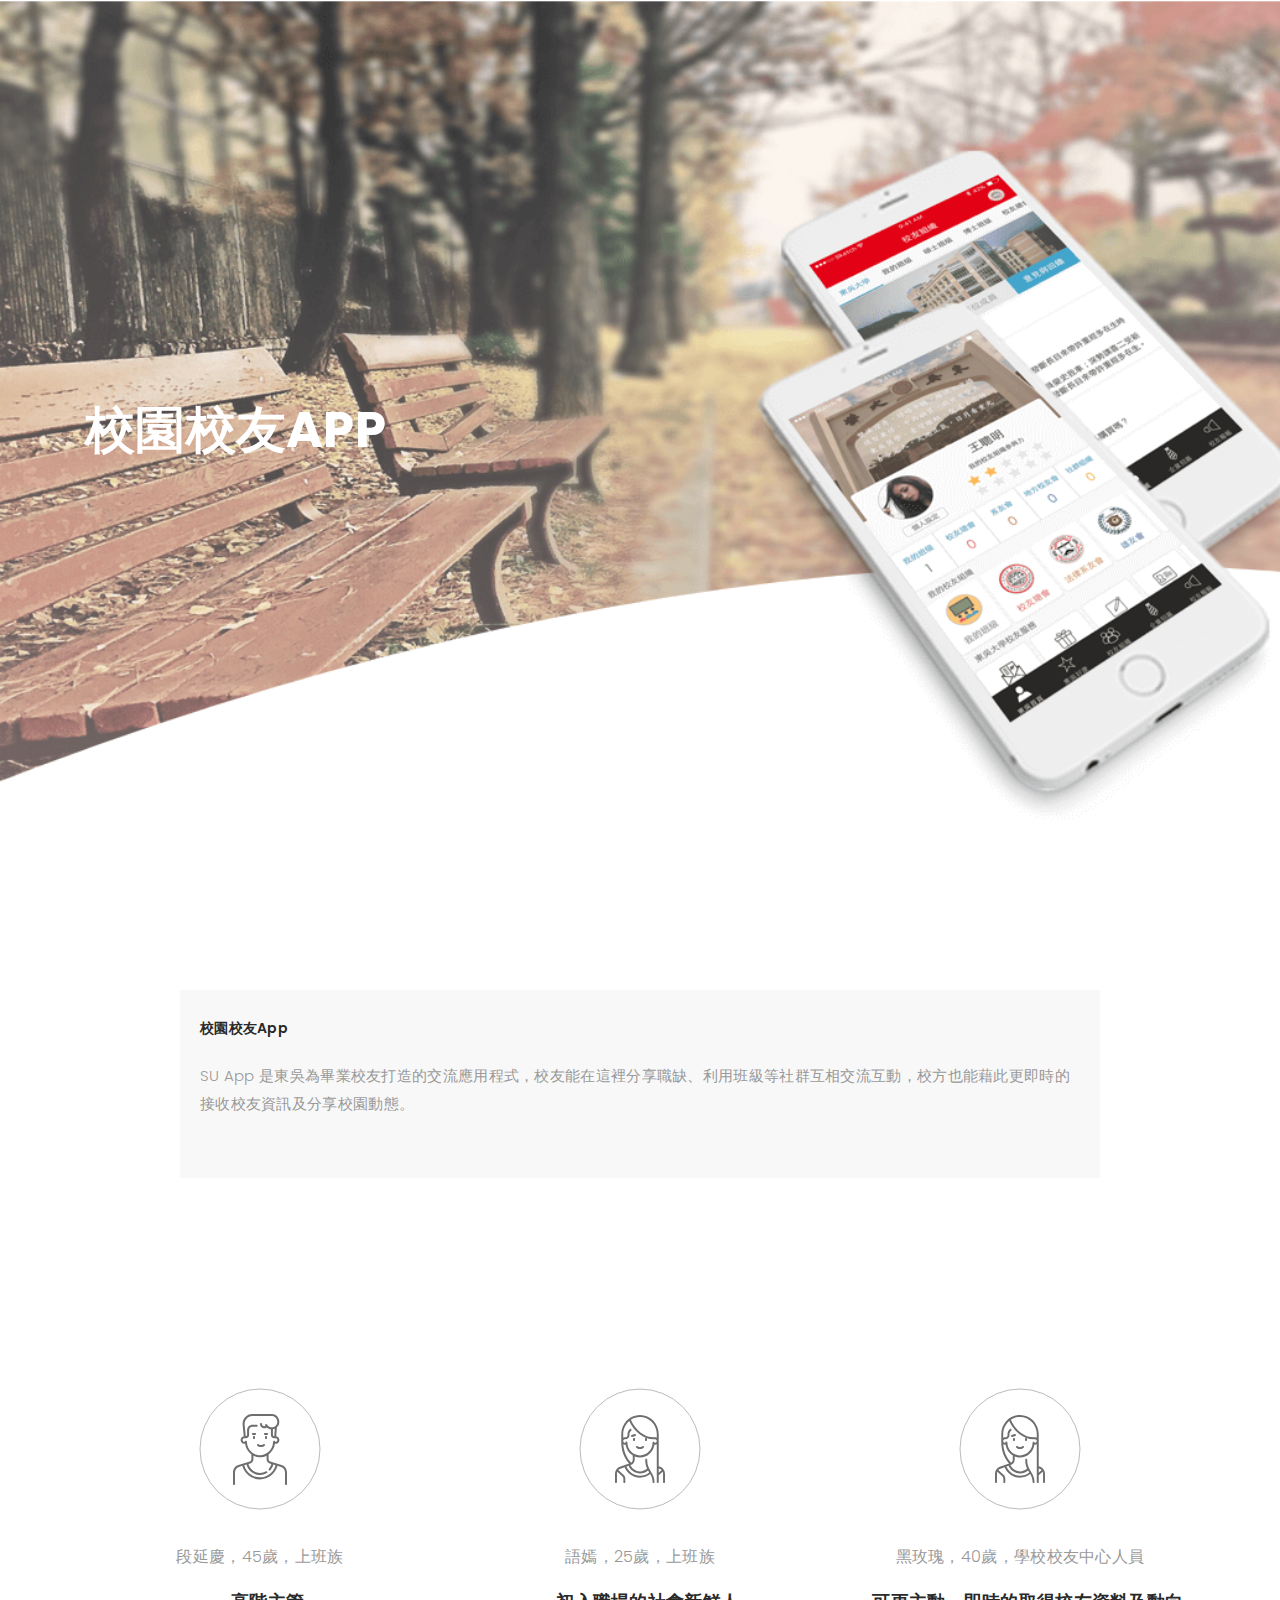
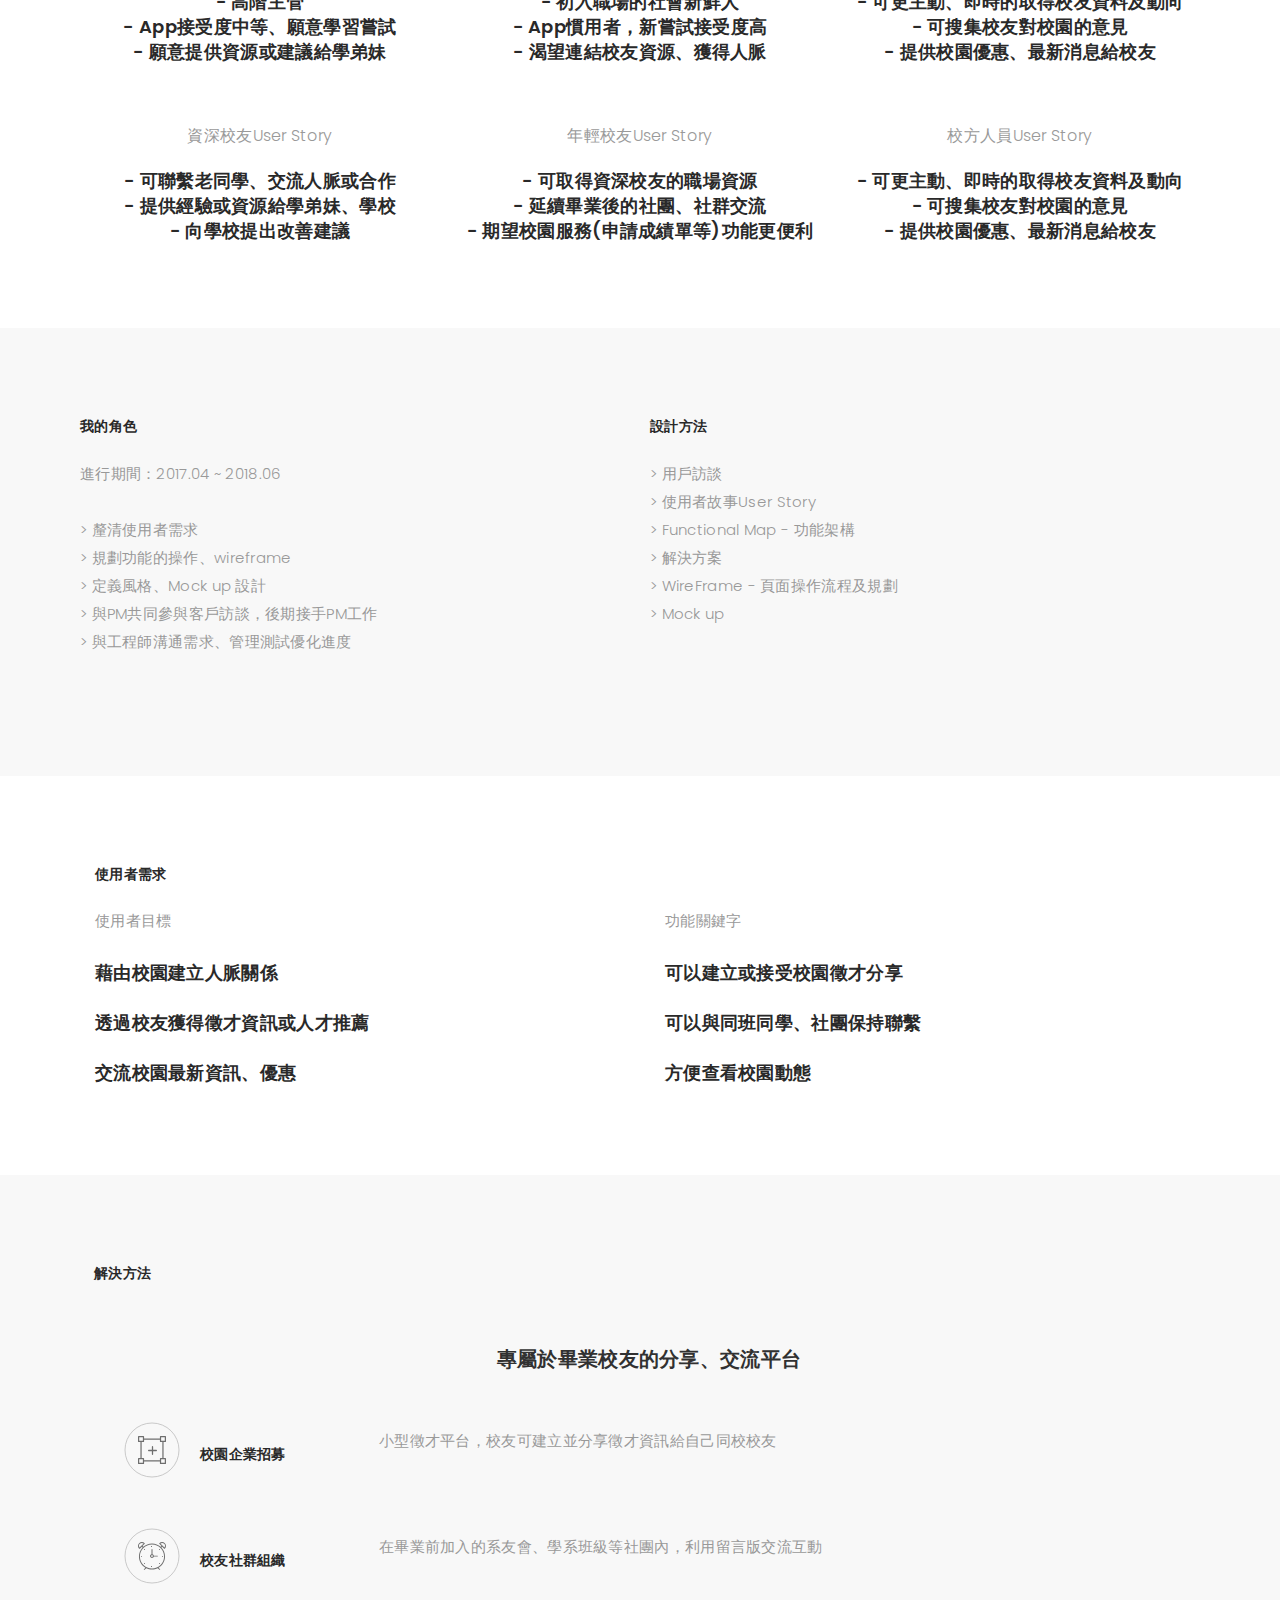
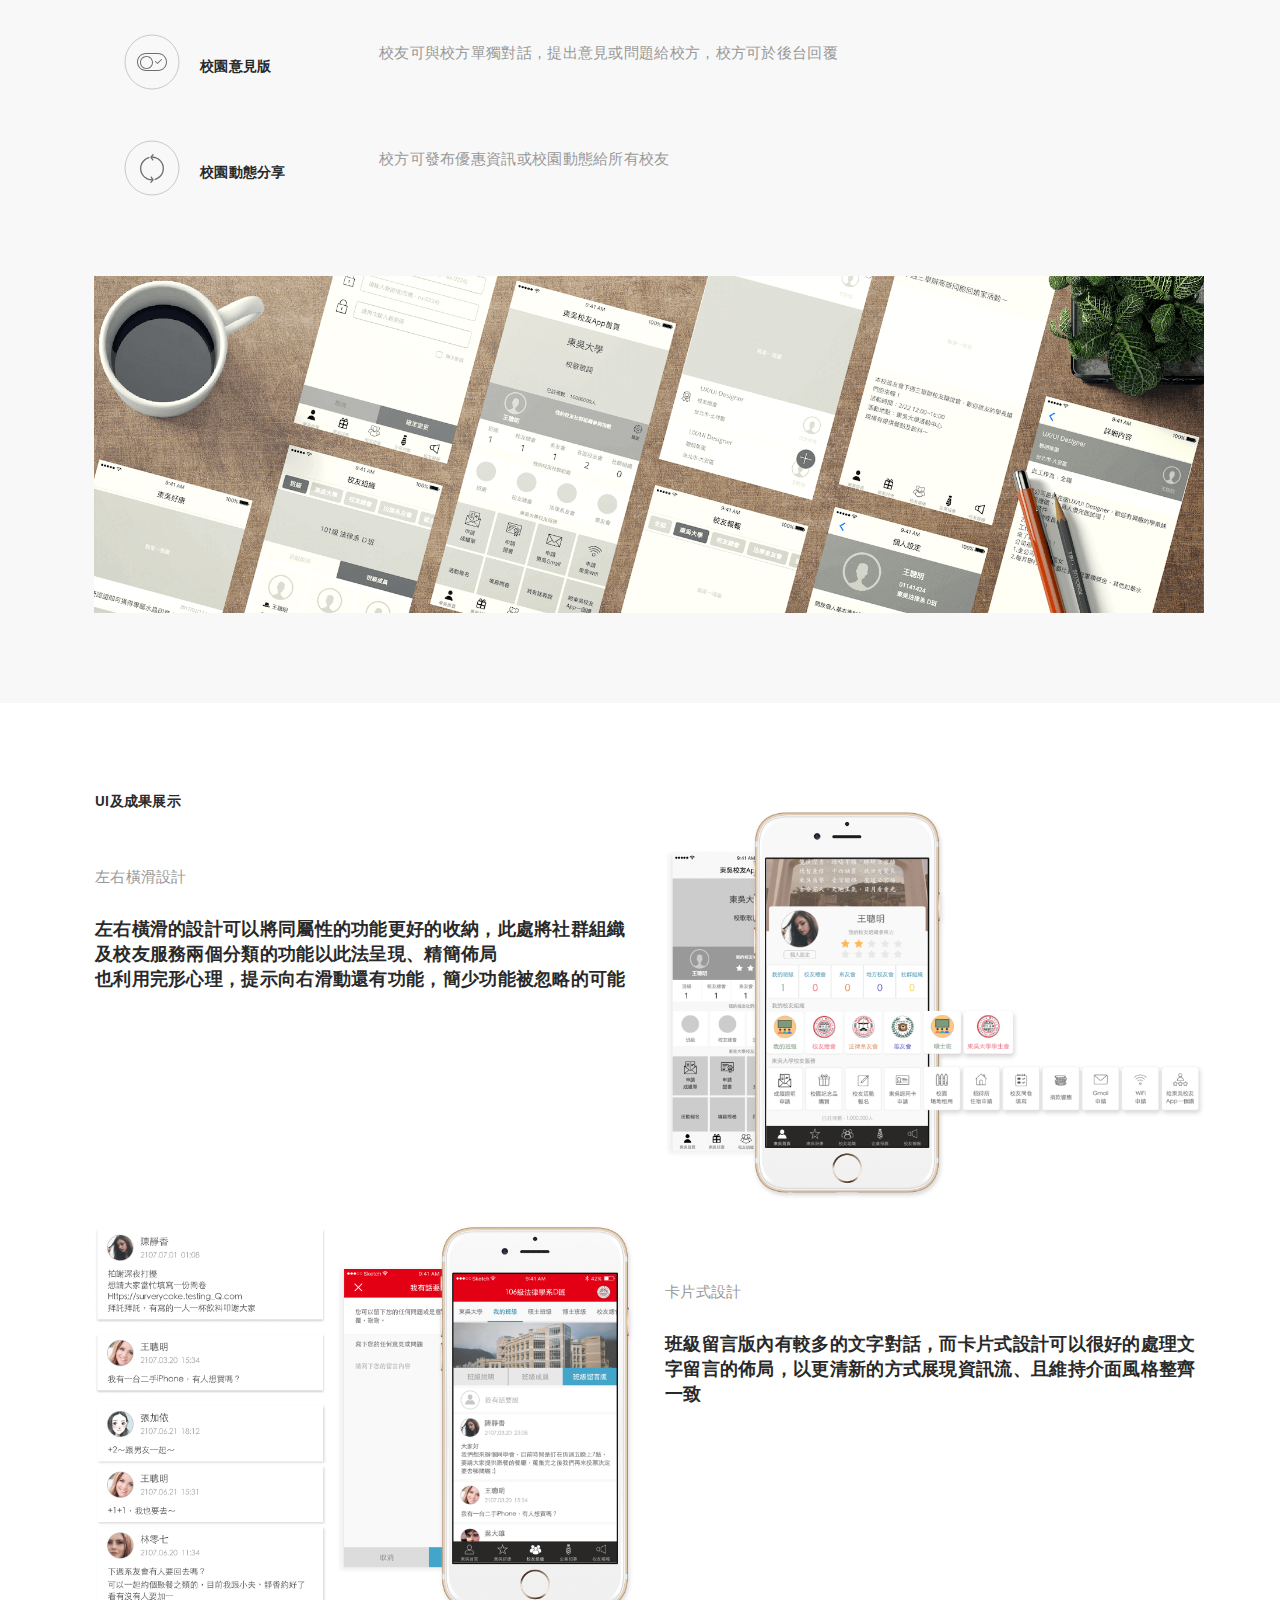
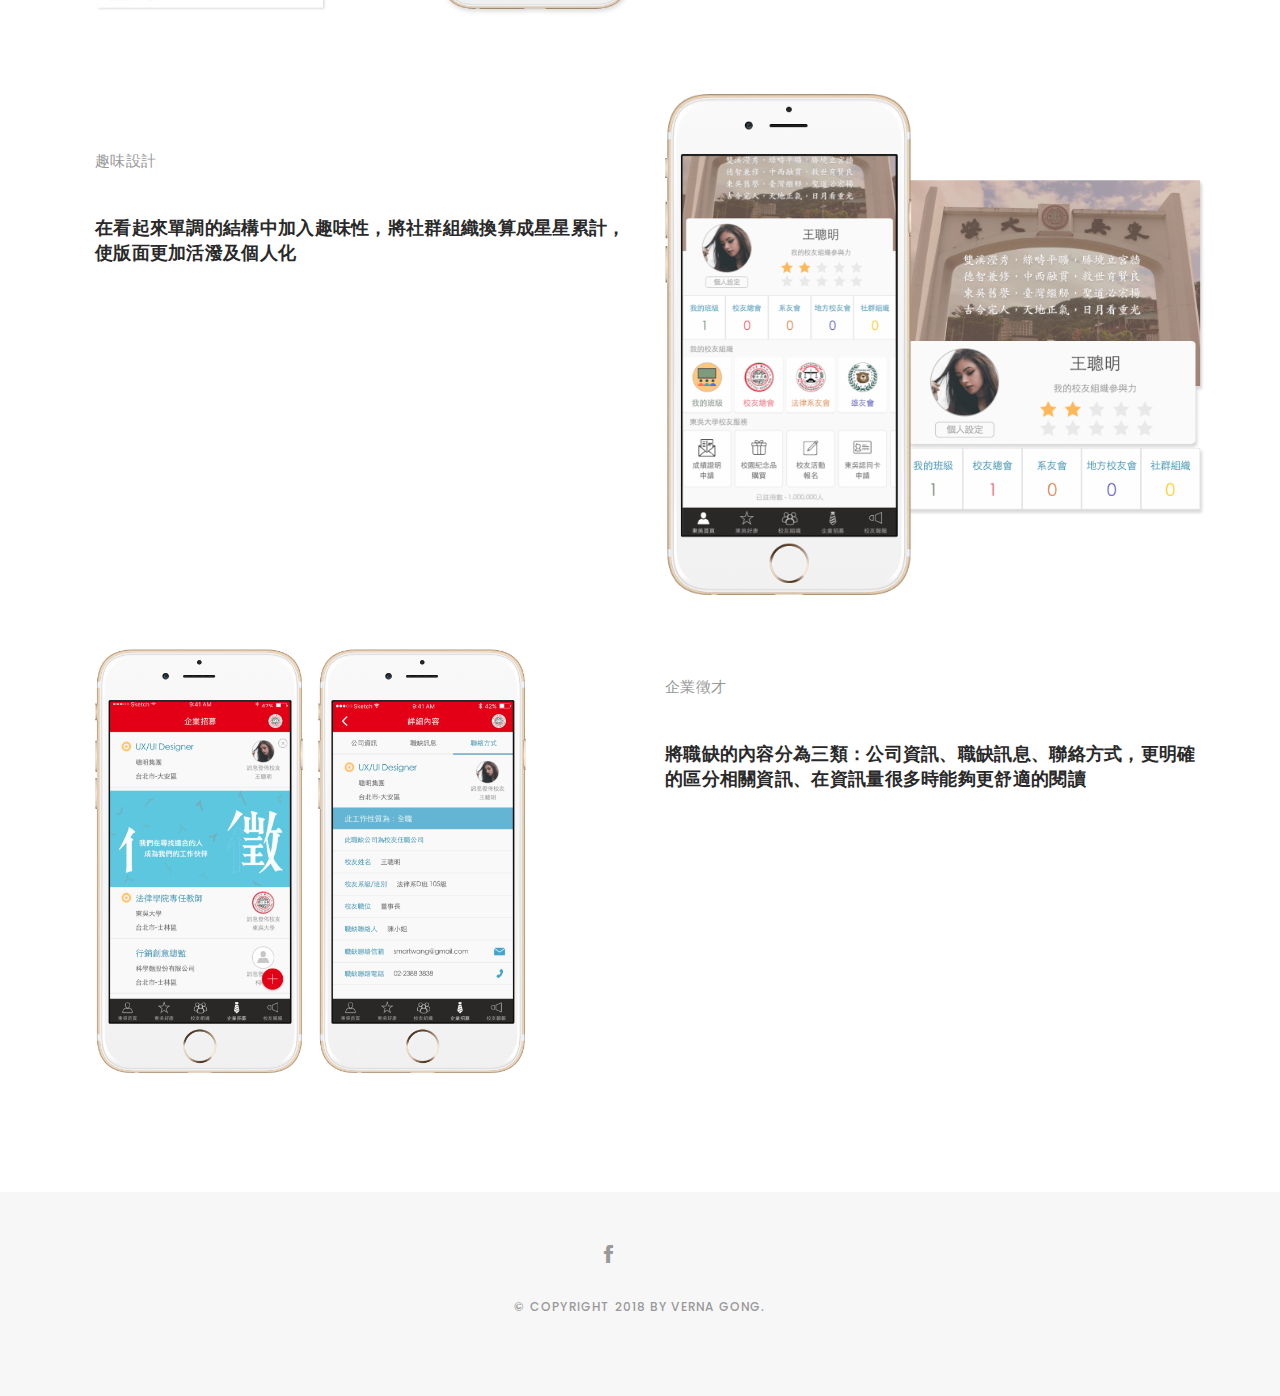
<file: SU.html>
<!DOCTYPE html>
<html lang="en">

<head>
  <!-- meta -->
  <meta charset="utf-8">
  <meta content="width=device-width, initial-scale=1.0" name="viewport">

  <title>Verna - Personal Website</title>
  <meta content="vernagong, Verna, VernaGong, Vernagong, 產品設計師, UX設計師, 龔淑雅, 淑雅,Product designer, UX designer" name="keywords">
  <meta content="成為產品設計師，是因為喜歡作品能夠實際被運用、能夠幫助生活，享受解決問題、思考設計的過程。閒暇之餘，也會撰寫Medium、與朋友發起Side Project、或分享作品至behance，紀錄生活上的想法及心得。" name="description">
  <meta name="Author" content="Vernagong">

  <!-- Google Fonts -->
  <link href="https://fonts.googleapis.com/css?family=Poppins:300,300i,400,400i,500,500i,600,600i,700,700i|Playfair+Display:400,400i,700,700i,900,900i" rel="stylesheet">
  
  <!-- FontAwesome -->
  <link rel="stylesheet" href="https://use.fontawesome.com/releases/v5.5.0/css/all.css" integrity="sha384-B4dIYHKNBt8Bc12p+WXckhzcICo0wtJAoU8YZTY5qE0Id1GSseTk6S+L3BlXeVIU" crossorigin="anonymous">

  <!-- Bootstrap CSS File -->
  <link href="lib/bootstrap/css/bootstrap.min.css" rel="stylesheet">

  <!-- Libraries CSS Files -->
  <link href="lib/ionicons/css/ionicons.min.css" rel="stylesheet">
  <link href="lib/owlcarousel/assets/owl.carousel.min.css" rel="stylesheet">
  <link href="lib/magnific-popup/magnific-popup.css" rel="stylesheet">
  <link href="lib/hover/hover.min.css" rel="stylesheet">

  <!-- Blog Stylesheet File -->
  <link href="css/blog.css" rel="stylesheet">

  <!-- Main Stylesheet File -->
  <link href="css/style.css" rel="stylesheet">

  <!-- Responsive css -->
  <link href="css/responsive.css" rel="stylesheet">

  <!-- Favicon -->
  <link rel="shortcut icon" href="images/favicon.png">

  <!-- =======================================================
    Theme Name: Folio
    Theme URL: https://bootstrapmade.com/folio-bootstrap-portfolio-template/
    Author: BootstrapMade.com
  ======================================================= -->
</head>

<body>

  <!-- start section navbar -->
  <nav id="main-nav">
    <div class="row">
      <div class="container">

        <div class="logo">
          <a href="index.html"><img src="images/logo-icon.svg" alt="logo"></a>
        </div>

        <div class="responsive"><i data-icon="m" class="ion-navicon-round"></i></div>

        <ul class="nav-menu list-unstyled">
          <li><a href="index.html#header" class="smoothScroll">首頁</a></li>
          <li><a href="index.html#about" class="smoothScroll">關於</a></li>
          <li><a href="index.html#portfolio" class="smoothScroll">作品</a></li>
          <li><a href="index.html#journal" class="smoothScroll">興趣</a></li>
          <li><a href="index.html#contact" class="smoothScroll">聯絡</a></li>
        </ul>

      </div>
    </div>
  </nav>
  <!-- End section navbar -->
  
  <!-- start section header -->
  <div id="header-SU" class="home">

    <div class="container">
      <div class="header-SU-content">
        <h1>校園校友App</h1>
        <p></p>
      </div>
    </div>
  </div>
  <!-- End section header -->
  
  <!-- start section 背景 -->
  <div class="main-content paddsection">
    <div class="container">
      <div class="row justify-content-center">
        <div class="col-md-10 col-md-offset-2">
          <div class="row">
            <div class="container-main single-main">
              <div class="col-md-12">
                <div class="block-main mb-30">
                  <div class="content-main single-post padDiv">
                    <div class="journal-txt">
                      <h4>校園校友App</h4>
                    </div>
                    <p class="mb-30">SU App 是東吳為畢業校友打造的交流應用程式，校友能在這裡分享職缺、利用班級等社群互相交流互動，校方也能藉此更即時的接收校友資訊及分享校園動態。</p>
                  </div>
                </div>
              </div>
            </div>
          </div>
        </div>
      </div>
    </div>
  </div>
  <!--  End 背景 -->
  
  <!-- start section persona/user story -->
  <div id="Interview" class="text-left paddsection">

    <div class="container">
      <div class="Interview-block">

        <div class="row">
          <div class="col-md-4">
            <div class="Interview-info">

              <img src="images/portfolio/fin_client_boy.svg" class="img-responsive" alt="img">

              <div class="Interview-txt">
                  <p class="separator">段延慶，45歲，上班族</p>
                <h4>- 高階主管<br>- App接受度中等、願意學習嘗試<br>- 願意提供資源或建議給學弟妹</h4>

              </div>

            </div>
            </div>
            <div class="col-md-4">
            <div class="Interview-info">

              <img src="images/portfolio/fin_client_girl.svg" class="img-responsive" alt="img">

              <div class="Interview-txt">
               <p class="separator">語嫣，25歲，上班族</p>
                <h4>- 初入職場的社會新鮮人<br>- App慣用者，新嘗試接受度高<br>- 渴望連結校友資源、獲得人脈</h4>
              </div>

            </div>
            </div>
            <div class="col-md-4">
            <div class="Interview-info">

              <img src="images/portfolio/fin_client_girl.svg" class="img-responsive" alt="img">

              <div class="Interview-txt">
               <p class="separator">黑玫瑰，40歲，學校校友中心人員</p>
                <h4>- 可更主動、即時的取得校友資料及動向<br>- 可搜集校友對校園的意見<br>- 提供校園優惠、最新消息給校友</h4>
              </div>

            </div>
            </div>
        </div>
        
        <div class="row">
          <div class="col-md-4">
            <div class="Interview-info">

              <div class="Interview-txt">
                  <p class="separator">資深校友User Story</p>
                <h4>- 可聯繫老同學、交流人脈或合作<br>- 提供經驗或資源給學弟妹、學校<br>- 向學校提出改善建議</h4>

              </div>

            </div>
            </div>
            <div class="col-md-4">
            <div class="Interview-info">

              <div class="Interview-txt">
               <p class="separator">年輕校友User Story</p>
                <h4>- 可取得資深校友的職場資源<br>- 延續畢業後的社團、社群交流<br>- 期望校園服務(申請成績單等)功能更便利</h4>
              </div>

            </div>
            </div>
            <div class="col-md-4">
            <div class="Interview-info">

              <div class="Interview-txt">
               <p class="separator">校方人員User Story</p>
                <h4>- 可更主動、即時的取得校友資料及動向<br>- 可搜集校友對校園的意見<br>- 提供校園優惠、最新消息給校友</h4>
              </div>

            </div>
            </div>
        </div>
        </div>
    </div>

  </div>
  <!-- End section persona/user story -->
  
  <!-- start my role -->
  <div class="role paddsection">
    <div class="container">
       <div class="row">
        <div class="col-lg-6 col-md-6 col-sm-12">
          <div class="row">
            <div class="container-main single-main">
                    <div class="journal-txt">
                      <h4>我的角色</h4>
                    </div>
                    <p class="mb-30">進行期間：2017.04 ~ 2018.06 <br><br>> 釐清使用者需求<br>> 規劃功能的操作、wireframe<br>> 定義風格、Mock up 設計<br>> 與PM共同參與客戶訪談，後期接手PM工作<br>> 與工程師溝通需求、管理測試優化進度</p>
            </div>
          </div>
        </div>
        <div class="col-lg-6 col-md-6 col-sm-12">
          <div class="row">
            <div class="container-main single-main">
                    <div class="journal-txt">
                      <h4>設計方法</h4>
                    </div>
                    <p class="mb-30">> 用戶訪談<br>> 使用者故事User Story<br>> Functional Map - 功能架構<br>> 解決方案<br>> WireFrame - 頁面操作流程及規劃<br>> Mock up</p>
            </div>
          </div>
        </div>
        </div>
    </div>
  </div>
  <!--  End my role -->
  
  <!-- start Needed -->
  <div class="survey paddsection">
    <div class="container">
        <div class="col-md-12">
          <div class="row">
            <div class="container-main single-main">
                    <div class="journal-txt">
                      <h4>使用者需求</h4>
                    </div>
            </div>
          </div>
        </div>
        <div class="row">
          <div class="col-md-6 col-sm-12">
            <div class="Interview-info">

              <div class="Interview-txt">
                <p class="separator">使用者目標
                </p>
                <h4>藉由校園建立人脈關係<br><br>透過校友獲得徵才資訊或人才推薦<br><br>交流校園最新資訊、優惠</h4>
              </div>

            </div>
          </div>
          <div class="col-md-6 col-sm-6">
            <div class="Interview-info">

              <div class="Interview-txt">
                <p class="separator">功能關鍵字
                </p>
                <h4>可以建立或接受校園徵才分享<br><br>可以與同班同學、社團保持聯繫<br><br>方便查看校園動態</h4>
              </div>

            </div>
          </div>
        </div>
  </div>
    </div>
  <!--  End Needed -->
  
  <!-- start solution -->
  <div class="persona paddsection">
    <div class="container">
         <div class="row">
           <div class="col-md-12">
            <div class="container-main single-main">
                <div class="journal-txt">
                    <h4 class="persona-text">解決方法</h4>
                </div>
                <p class="solution-text-su mb-30">專屬於畢業校友的分享、交流平台</p>
            </div>
          </div>
        </div>
        <div class="row">
           <div class="col-md-3 col-sm-6">
            <div class="container-main single-main">
                <div class="journal-txt">
                    <h4 class="solution-item"><img src="images/portfolio/fin_solution_item.svg" class="solution-img" alt="img">校園企業招募</h4>
                </div>
            </div>
          </div>
          <div class="col-md-9 col-sm-6">
            <div class="container-main single-main">
                <div class="journal-txt">
                    <p>小型徵才平台，校友可建立並分享徵才資訊給自己同校校友</p>
                </div>
            </div>
          </div>
        </div>
        <div>
        <div class="row">
           <div class="col-md-3 col-sm-6">
            <div class="container-main single-main">
                <div class="journal-txt">
                    <h4 class="solution-item"><img src="images/portfolio/fin_solution_clock.svg" class="solution-img" alt="img">校友社群組織</h4>
                </div>
            </div>
          </div>
          <div class="col-md-9 col-sm-6">
            <div class="container-main single-main">
                <div class="journal-txt">
                    <p>在畢業前加入的系友會、學系班級等社團內，利用留言版交流互動</p>
                </div>
            </div>
          </div>
        </div>
        <div class="row">
           <div class="col-md-3 col-sm-6">
            <div class="container-main single-main">
                <div class="journal-txt">
                    <h4 class="solution-item"><img src="images/portfolio/fin_solution_switch.svg" class="solution-img" alt="img">校園意見版</h4>
                </div>
            </div>
          </div>
          <div class="col-md-9 col-sm-6">
            <div class="container-main single-main">
                <div class="journal-txt">
                    <p>校友可與校方單獨對話，提出意見或問題給校方，校方可於後台回覆</p>
                </div>
            </div>
          </div>
        </div>
        <div class="row">
           <div class="col-md-3 col-sm-6">
            <div class="container-main single-main">
                <div class="journal-txt">
                    <h4 class="solution-item"><img src="images/portfolio/fin_solution_reload.svg" class="solution-img" alt="img">校園動態分享</h4>
                </div>
            </div>
          </div>
          <div class="col-md-9 col-sm-6">
            <div class="container-main single-main">
                <div class="journal-txt">
                    <p>校方可發布優惠資訊或校園動態給所有校友</p>
                </div>
            </div>
          </div>
        </div>
      </div>
        <div class="row">
          <div class="col-lg-12 col-md-12">
            <div class="Interview-info">

              <img src="images/portfolio/SU_solution_wf.png" class="solution-flow img-responsive" alt="img">

            </div>
          </div>
        </div>
  </div>
    </div>
  <!--  End solution -->
  
  <!-- start 成果展示 -->
  
    <div class="survey paddsection">
    <div class="container">
        <div class="col-md-12">
          <div class="row">
            <div class="container-main single-main">
                    <div class="journal-txt">
                      <h4>UI及成果展示</h4>
                    </div>
            </div>
          </div>
        </div>
        <div class="row">
          <div class="col-md-6 col-sm-12">
            <div class="Interview-info">

              <div class="Interview-txt">
                <p class="separator"><br>左右橫滑設計
                </p>
                <h4>左右橫滑的設計可以將同屬性的功能更好的收納，此處將社群組織及校友服務兩個分類的功能以此法呈現、精簡佈局<br>也利用完形心理，提示向右滑動還有功能，簡少功能被忽略的可能</h4>
              </div>

            </div>
          </div>
          <div class="col-md-6 col-sm-12">
            <div class="Interview-info">

              <img src="images/portfolio/SU_UI_HorScroll.png" class="img-responsive" alt="img">

            </div>
          </div>
        </div>
        <div><p></p></div>
        <div class="row">
          <div class="col-md-6 col-sm-12">
            <div class="Interview-info">

              <img src="images/portfolio/SU_UI_Card.png" class="img-responsive" alt="img">

            </div>
          </div>
          <div class="col-md-6 col-sm-12">
            <div class="Interview-info">

              <div class="Interview-txt">
                <p class="separator"><br>卡片式設計
                </p>
                <h4>班級留言版內有較多的文字對話，而卡片式設計可以很好的處理文字留言的佈局，以更清新的方式展現資訊流、且維持介面風格整齊一致</h4>
              </div>

            </div>
          </div>
        </div>
        
        <div class="col-md-12"><p><br></p>
        </div>
        <div class="row">
          <div class="col-md-6 col-sm-12">
            <div class="Interview-info">

              <div class="Interview-txt">
                <p class="separator"><br>趣味設計
                </p>
                <h4 class="survey_txt">在看起來單調的結構中加入趣味性，將社群組織換算成星星累計，使版面更加活潑及個人化</h4>
              </div>

            </div>
          </div>
          <div class="col-md-6 col-sm-12">
            <div class="Interview-info">

              <img src="images/portfolio/SU_UI_Funny.png" class="img-responsive" alt="img">

            </div>
          </div>
        </div>
        <div><p></p></div>
        <div class="row">
          <div class="col-md-6 col-sm-12">
            <div class="Interview-info">

              <img src="images/portfolio/SU_UI_Jobs.png" class="img-responsive" alt="img">

            </div>
          </div>
          <div class="col-md-6 col-sm-12">
            <div class="Interview-info">

              <div class="Interview-txt">
                <p class="separator"><br>企業徵才
                </p>
                <h4 class="survey_txt">將職缺的內容分為三類：公司資訊、職缺訊息、聯絡方式，更明確的區分相關資訊、在資訊量很多時能夠更舒適的閱讀</h4>
              </div>

            </div>
          </div>
        </div>
  </div>
    </div>
  
  <!--  End 成果展示 -->

  <!-- start section footer -->
  <div id="footer" class="text-center">
    <div class="container">
      <div class="socials-media text-center">

        <ul class="list-unstyled">
          <li><a href="https://medium.com/@vernagong" target="_blank"><i class="fab fa-medium-m"></i></a></li>
          <li><a href="https://www.behance.net/vernagonob1aa" target="_blank"><i class="fab fa-behance"></i></a></li>
          <li><a href="https://www.linkedin.com/in/verna-gong" target="_blank"><i class="fab fa-linkedin-in"></i></a></li>
          <li><a href="https://www.facebook.com/verna.gong" target="_blank"><i class="ion-social-facebook"></i></a></li>
        </ul>

      </div>

      <p>&copy; Copyright 2018 by Verna Gong.</p>
      
    </div>
  </div>
  <!-- End section footer -->

  <!-- JavaScript Libraries -->
  <script src="lib/jquery/jquery.min.js"></script>
  <script src="lib/jquery/jquery-migrate.min.js"></script>
  <script src="lib/bootstrap/js/bootstrap.bundle.min.js"></script>
  <script src="lib/typed/typed.js"></script>
  <script src="lib/owlcarousel/owl.carousel.min.js"></script>
  <script src="lib/magnific-popup/magnific-popup.min.js"></script>
  <script src="lib/isotope/isotope.pkgd.min.js"></script>

  <!-- Contact Form JavaScript File -->
  <script src="contactform/contactform.js"></script>

  <!-- Template Main Javascript File -->
  <script src="js/main.js"></script>

</body>

</html>
</file>
<file: css/responsive.css>
/** Width between 1200x to 0
 *  ~~~~~~~~~~~~~~~~~~~~~~~~~~~~~~~~~~~~
 */

@media (min-width: 1200px) {

}

/** Width between 992px to 1199px
 *  ~~~~~~~~~~~~~~~~~~~~~~~~~~~~~~~~~~~~
 */

@media (min-width: 992px) and (max-width: 1199px) {
  
}

/** Width between 768px to 991px
 *  ~~~~~~~~~~~~~~~~~~~~~~~~~~~~~~~~~~~~
 */

@media (min-width: 768px) and (max-width: 991px) {
  /* Navbar */
  nav {
    padding: 10px 15px;
  }
  .nav-menu {
    margin-top: 40px;
    display: none;
    float: none;
    width: 100%;
  }
  .nav-menu li {
    float: none;
    width: 100%;
    text-align: center;
    border-top: 1px solid #f7f7f7;
    line-height: 45px;
    margin-left: 0;
    padding-top: 10px;
    padding-bottom: 10px;
  }
  .responsive {
    float: right;
    padding-top: 15px;
    display: block;
  }
  /* About */
  .head-info .header-content .cmaster h1 {
    font-size: 32px;
  }
  #about .div-img-bg {
    padding: 0;
  }
  #about .div-img-bg .about-img img {
    margin-top: 0%;
    margin-left: calc(0% - 0px);
  }
  #about .about-descr .p-heading {
    font-size: 20px;
  }
  #about .about-descr .separator {
    max-width: 100%;
    margin-bottom: 0;
  }
    
  /* portfolio */
  #portfolio .portfolio-list .nav li {
    float: none;
    margin: 20px;
    display: inline-block;
  }
  /* journal */
  #journal .journal-block .journal-info {
    margin-bottom: 30px;
  }
  /* Contact */
  .contact-contact {
    margin-bottom: 30px;
  }
  /* Footer */
  #footer .socials-media ul li {
    margin-right: 0;
    margin-left: 0;
    float: none;
    display: inline-block;
  }
}

/** Width between 767px to 0
 *  ~~~~~~~~~~~~~~~~~~~~~~~~~~~~~~~~~~~~
 */

@media (max-width: 767px) {
  /* Navbar */
  nav {
    padding: 20px 15px;
  }
  .nav-menu {
    margin-top: 40px;
    display: none;
    float: none;
    width: 100%;
  }
  .nav-menu li {
    float: none;
    width: 100%;
    text-align: center;
    border-top: 1px solid #f7f7f7;
    line-height: 45px;
    margin-left: 0;
    padding-top: 10px;
    padding-bottom: 10px;
  }
  .responsive {
    float: right;
    padding-top: 15px;
    display: block;
  }
  /* About */
  .head-info .header-content h1 {
    font-size: 32px;
  }
  #about .div-img-bg {
    padding: 0;
  }
  #about .div-img-bg .about-img img {
    margin-top: 0%;
    margin-left: calc(0% - 0px);
  }
  #about .about-descr .p-heading {
    font-size: 20px;
  }
  #about .about-descr .separator {
    max-width: 100%;
    margin-bottom: 0;
  }
  /* portfolio */
  #portfolio .portfolio-list .nav li {
    float: none;
    margin: 20px;
    display: inline-block;
  }
  /* journal */
  #journal .journal-block .journal-info {
    margin-bottom: 30px;
  }
  /* Contact */
  .contact-contact {
    margin-bottom: 30px;
  }
  /* Footer */
  #footer .socials-media ul li {
    margin-right: 0;
    margin-left: 0;
    float: none;
    display: inline-block;
  }
  /* solution */
  
  .thead{
    display: none;
  }
  .tr{
    display: block;
    border: #ddd 1px solid;
    margin-bottom: 5px;
  }
  .tr li{
    display: inline-block;
    width: 100%;
    border: none;
  }
  .tr li:before{
    content: attr(data-title);
    display: inline-block;
    width: auto;
    min-width: 20%;
    font-weight: 900;
    padding-right: 1rem;
  }

}

/** Width between 600px to 0
 *  ~~~~~~~~~~~~~~~~~~~~~~~~~~~~~~~~~~~~
 */

@media (max-width: 600px) {
  /* Navbar */
  nav {
    padding: 20px 15px;
  }
  .nav-menu {
    margin-top: 40px;
    display: none;
    float: none;
    width: 100%;
  }
  .nav-menu li {
    float: none;
    width: 100%;
    text-align: center;
    border-top: 1px solid #f7f7f7;
    line-height: 45px;
    margin-left: 0;
    padding-top: 10px;
    padding-bottom: 10px;
  }
  .responsive {
    float: right;
    padding-top: 15px;
    display: block;
  }
  /* About */
  .head-info .header-content h1 {
    font-size: 32px;
  }
  #about .div-img-bg {
    padding: 0;
  }
  #about .div-img-bg .about-img img {
    margin-top: 0%;
    margin-left: calc(0% - 0px);
  }
  #about .about-descr .p-heading {
    font-size: 20px;
  }
  #about .about-descr .separator {
    max-width: 100%;
    margin-bottom: 0;
  }
  /* portfolio */
  #portfolio .portfolio-list .nav li {
    float: none;
    margin: 10px;
    display: inline-block;
  }
  /* journal */
  #journal .journal-block .journal-info {
    margin-bottom: 30px;
  }
  /* Contact */
  .contact-contact {
    margin-bottom: 30px;
  }
  /* Footer */
  #footer .socials-media ul li {
    margin-right: 0;
    margin-left: 0;
    float: none;
    display: inline-block;
  }
}

/** Width between 480px to 0
 *  ~~~~~~~~~~~~~~~~~~~~~~~~~~~~~~~~~~~~
 */

@media (max-width: 480px) {
  /* Navbar */
  nav {
    padding: 20px 15px;
  }
  .nav-menu {
    margin-top: 40px;
    display: none;
    float: none;
    width: 100%;
  }
  .nav-menu li {
    float: none;
    width: 100%;
    text-align: center;
    border-top: 1px solid #f7f7f7;
    line-height: 45px;
    margin-left: 0;
    padding-top: 10px;
    padding-bottom: 10px;
  }
  .responsive {
    float: right;
    padding-top: 15px;
    display: block;
  }
  /* About */
  .head-info .header-content h1 {
    font-size: 32px;
  }
  #about .div-img-bg {
    padding: 0;
  }
  #about .div-img-bg .about-img img {
    margin-top: 0%;
    margin-left: calc(0% - 0px);
  }
  #about .about-descr .p-heading {
    font-size: 20px;
  }
  #about .about-descr .separator {
    max-width: 100%;
    margin-bottom: 0;
  }
  /* portfolio */
  #portfolio .portfolio-list .nav li {
    float: none;
    margin: 20px;
  }
  /* journal */
  #journal .journal-block .journal-info {
    margin-bottom: 30px;
  }
  /* Contact */
  .contact-contact {
    margin-bottom: 30px;
  }
  /* Footer */
  #footer .socials-media ul li {
    margin-right: 0;
    margin-left: 0;
    float: none;
    display: inline-block;
  }
}

/** Width between 320px to 0
 *  ~~~~~~~~~~~~~~~~~~~~~~~~~~~~~~~~~~~~
 */

@media (max-width: 320px) {
  /* Navbar */
  nav {
    padding: 20px 15px;
  }
  .nav-menu {
    margin-top: 40px;
    display: none;
    float: none;
    width: 100%;
  }
  .nav-menu li {
    float: none;
    width: 100%;
    text-align: center;
    border-top: 1px solid #f7f7f7;
    line-height: 45px;
    margin-left: 0;
    padding-top: 10px;
    padding-bottom: 10px;
  }
  .responsive {
    float: right;
    padding-top: 15px;
    display: block;
  }
  /* About */
  .head-info .header-content h1 {
    font-size: 32px;
  }
  #about .div-img-bg {
    padding: 0;
  }
  #about .div-img-bg .about-img img {
    margin-top: 0%;
    margin-left: calc(0% - 0px);
  }
  #about .about-descr .p-heading {
    font-size: 20px;
  }
  #about .about-descr .separator {
    max-width: 100%;
    margin-bottom: 0;
  }
  /* portfolio */
  #portfolio .portfolio-list .nav li {
    float: none;
    margin: 20px;
  }
  /* journal */
  #journal .journal-block .journal-info {
    margin-bottom: 30px;
  }
  /* Contact */
  .contact-contact {
    margin-bottom: 30px;
  }
  /* Footer */
  #footer .socials-media ul li {
    margin-right: 0;
    margin-left: 0;
    float: none;
    display: inline-block;
  }
  /* Single page */
  .entry-comments-body span {
    display: inline-block;
    margin-right: 0;
  }
}
</file>
<file: css/blog.css>
/*-----------------------------------------------------------------------------------*/

/*  -  Navbar fixd page
/*-----------------------------------------------------------------------------------*/

.subpage-nav {
  display: block !important;
  position: relative;
}
nav ul li a {
  padding: 2px 0 0 0;
  position: relative;
  display: block;
  font-size: 12px;
  color: #999999;
  letter-spacing: 0.1em;
  font-weight: 500;
  line-height: 14px;
  text-transform: uppercase;
  -moz-transition: all 0.3s ease-in-out 0s;
  -ms-transition: all 0.3s ease-in-out 0s;
  -o-transition: all 0.3s ease-in-out 0s;
  -webkit-transition: all 0.3s ease-in-out 0s;
  transition: all 0.3s ease-in-out 0s;
}

/*-----------------------------------------------------------------------------------*/

/*  /* FINSTEP page */

/*-----------------------------------------------------------------------------------*/

/*  Header */

#header-fin {
  background: url("../images/portfolio/header_finstep.png") repeat scroll center center / cover;
  height: 100vh;
  width: 100%;
}


#header-fin .header-fin-content {
  height: 100vh;
  text-align: left;
  width: 100%;
  display: flex;
  justify-content: center;
  flex-direction: column;
}

.header-fin-content h1 {
  font-size: 50px;
  font-weight: 700;
  margin-bottom: 10px;
  text-transform: uppercase;
  color: #fff;
}

.header-fin-content p {
  font-size: 18px;
  letter-spacing: 5px;
  margin-top: 0;
  margin-bottom: 30px;
  text-transform: capitalize;
  color: #fff;
  font-weight: 500;
}

.header-fin-content .list-social li {
  float: left;
  margin-right: 20px;
}

.header-fin-content .list-social li i {
  color: #fff;
  font-size: 15px;
}


/* 背景概述 */

.main-content {
  background: #fff;
}

.main-content .container-main {
  display: inline-block;
  width: 100%;
}

.main-content .container-main .block-main {
  margin-bottom: 30px;
  overflow: hidden;
}

.container-main .block-main .content-main {
  background: #f8f8f8 none repeat scroll 0 0;
  display: inline-block;
  width: 100%;
}

.post-meta ul li {
  font-size: 12px;
  font-weight: normal;
  margin-left: 8px;
  margin-right: 8px;
  text-transform: capitalize;
  display: inline-block;
  float: none;
}

/* 訪問節錄 */

#Interview,  #Interview-blog {
  height: auto;
  width: 100%;
  background: #fff;
  padding-bottom: 60px;
  position: relative;
}

#Interview-blog {
  background: #fff;
  padding-bottom: 30px;
}

#Interview .Interview-block {
  display: inline-block;
  height: auto;
  width: 100%;
}

#Interview .Interview-block .Interview-info {
  text-align: center;
  position: relative;
}

.Interview-title{
  padding: 15px 0px 35px 15px;
}

.Interview-link{
  text-align: center;
  padding: 15px 15px 35px 15px;
}

.Interview-block .Interview-info img {
  max-width: 100%;
}

.Interview-block .Interview-info .Interview-txt {
  padding: 25px 0px;
  position: relative;
}
.Interview-txt h4{
  font-size: 18px;
  line-height: 25px;
}

.Interview-block .Interview-info .Interview-txt p {
  margin: 10px 0px 20px 0px;
  font-size: 16px;
  line-height: 24px;
}


/* my role */
.role {
  padding-left: 20px;
  background: #f8f8f8;
}

.role .container-main {
  display: inline-block;
  width: 100%;
}

.role .container-main .block-main {
  margin-bottom: 30px;
  overflow: hidden;
}

.post-meta ul li {
  font-size: 12px;
  font-weight: normal;
  margin-left: 8px;
  margin-right: 8px;
  text-transform: capitalize;
  display: inline-block;
  float: none;
}

/* Survey */

.survey {
  padding-left: 20px;
  background: #fff;
}

.survey .container-main {
  display: inline-block;
  width: 100%;
}

.survey .container-main .block-main {
  margin-bottom: 30px;
  overflow: hidden;
}

.survey_txt{
    padding-top: 15px;
    padding-bottom: 15px;
}

.post-meta ul li {
  font-size: 12px;
  font-weight: normal;
  margin-left: 8px;
  margin-right: 8px;
  text-transform: capitalize;
  display: inline-block;
  float: none;
}
.survey_result{
    text-align: center;
}

/* Persona */

.persona {
  padding-left: 18px;
  background: #f8f8f8;
}

.persona .container-main {
  display: inline-block;
  width: 100%;
}

.persona .container-main .block-main {
  margin-bottom: 30px;
  overflow: hidden;
}
.persona-text{
    padding-bottom: 40px;
}

/* needed */

.needed-text-fin{
    font-size: 20px;
    font-weight: 600;
    line-height: 25px;
    text-align: center;
    color: #3057D5;
}
.solution-item{
    padding: 10px 0px 10px 30px; 
}

.solution-img{
    padding: 10px 20px 20px 0px;
}
.solution-flow{
    padding-top: 50px;
}

/* guideline */

.guide-txt{
    line-height: 24px;
}
.guide-color{
    text-align: center;
    padding: 40px 0px 20px 0px;
}
.guide-color-1{
    color: #3057D5;
}
.guide-color-2{
    color: #3C6DF0;
}
.guide-color-3{
    color: #FDBF5E;
}
.guide-color-4{
    color: #FFE197;
}
.guide-color-5{
    color: #EAEAEA;
}
.guide-color-6{
    color: #313131;
}
.UI-title-img{
    padding: 15px 20px 15px 20px;
}
.UI-explain{
    padding: 15px 20px 15px 30px;
    line-height: 25px;
    font-weight: normal;
}

/*-----------------------------------------------------------------------------------*/

/*  /* 預約服務 page */

/*-----------------------------------------------------------------------------------*/

/*  Header */

#header-book {
  background: url("../images/portfolio/header_booking.png") repeat scroll center center / cover;
  height: 100vh;
  width: 100%;
}


#header-book .header-book-content {
  height: 100vh;
  text-align: left;
  width: 100%;
  display: flex;
  justify-content: center;
  flex-direction: column;
}

.header-book-content h1 {
  font-size: 50px;
  font-weight: 700;
  margin-bottom: 10px;
  text-transform: uppercase;
  color: #fff;
}

.header-book-content p {
  font-size: 18px;
  letter-spacing: 5px;
  margin-top: 0;
  margin-bottom: 30px;
  text-transform: capitalize;
  color: #fff;
  font-weight: 500;
}

.header-book-content .list-social li {
  float: left;
  margin-right: 20px;
}

.header-book-content .list-social li i {
  color: #fff;
  font-size: 15px;
}

/* 背景概述 */

.book_function{
    padding-top: 40px;
}

/* 客群背景 */


.client {
  padding-left: 20px;
  background: #f8f8f8;
}

.client .container-main {
  display: inline-block;
  width: 100%;
}

.client .container-main .block-main {
  margin-bottom: 30px;
  overflow: hidden;
}

.client-text{
    padding-bottom: 40px;
}

.client-item{
    padding-bottom: 20px;
}
.client-text{
    padding: 30px 0px 0px 0px;
}
.client-name{
    font-size: 16px;
}

/* needed */

.needed-text{
    text-align: left;
    color: #313131;
    line-height: 25px;
}

/* goal */
.goal {
  padding-left: 18px;
  background: #fff;
}

.goal .container-main {
  display: inline-block;
  width: 100%;
}

.goal .container-main .block-main {
  margin-bottom: 30px;
  overflow: hidden;
}
.goal-text{
    font-size: 20px;
    font-weight: 500;
    color: #82B513;
    padding-bottom: 40px;
}

/* user story mapping */

.container-mapping .block-mapping .content-mapping {
  background: #f8f8f8 none repeat scroll 0 0;
  display: inline-block;
  width: 100%;
}

.content-mapping {
  text-align: center;
  vertical-align: middle;
  background: #fff;
}

.content-mapping .container-mapping {
  display: inline-block;
  width: 100%;
}

.content-mapping .container-mapping .block-mapping {
  margin-bottom: 30px;
  overflow: hidden;
}

/* solution */
*{
  padding: 0;
  margin: 0;
  list-style: none;
  box-sizing: border-box;
}
ul-so{
  width: 100%;
  display: block;
  margin: 1em auto;
  border-collapse: collapse;
}
.thead{
    display: table-header-group;
}
.tr{
    display: table-row;
}
.tbody{
    display: table-row-group;
}
.thead li, .tr li{
  display: table-cell;
  padding: 5px;
  border: 1px solid #aaa;
}
.thead li{
  text-align: center;
  font-weight: bold;
  background: #fff;
  padding: 10px;
}

/*-----------------------------------------------------------------------------------*/

/*  /* SU page */

/*-----------------------------------------------------------------------------------*/

/*  Header */

#header-SU {
  background: url("../images/portfolio/header_SU.png") repeat scroll center center / cover;
  height: 100vh;
  width: 100%;
}


#header-SU .header-SU-content {
  height: 100vh;
  text-align: left;
  width: 100%;
  display: flex;
  justify-content: center;
  flex-direction: column;
}

.header-SU-content h1 {
  font-size: 50px;
  font-weight: 700;
  margin-bottom: 10px;
  text-transform: uppercase;
  color: #fff;
}

.header-SU-content p {
  font-size: 18px;
  letter-spacing: 5px;
  margin-top: 0;
  margin-bottom: 30px;
  text-transform: capitalize;
  color: #fff;
  font-weight: 500;
}

.header-SU-content .list-social li {
  float: left;
  margin-right: 20px;
}

.header-SU-content .list-social li i {
  color: #fff;
  font-size: 15px;
}

/* solution */

.solution-text-su{
    font-size: 20px;
    font-weight: 600;
    line-height: 25px;
    text-align: center;
    color: #313131;
}


/*-----------------------------------------------------------------------------------*/

/*  /* Bonny page */

/*-----------------------------------------------------------------------------------*/

/*  Header */

#header-bonny {
  background: url("../images/portfolio/header_bonny.png") repeat scroll center center / cover;
  height: 100vh;
  width: 100%;
}


#header-bonny .header-bonny-content {
  height: 100vh;
  text-align: left;
  width: 100%;
  display: flex;
  justify-content: center;
  flex-direction: column;
}

.header-bonny-content h1 {
  font-size: 50px;
  font-weight: 700;
  margin-bottom: 10px;
  text-transform: uppercase;
  color: #fff;
}

.header-bonny-content p {
  font-size: 18px;
  letter-spacing: 5px;
  margin-top: 0;
  margin-bottom: 30px;
  text-transform: capitalize;
  color: #fff;
  font-weight: 500;
}

.header-bonny-content .list-social li {
  float: left;
  margin-right: 20px;
}

.header-bonny-content .list-social li i {
  color: #fff;
  font-size: 15px;
}
</file>
<file: css/style.css>
/*
  Theme Name: Folio
  Theme URL: https://bootstrapmade.com/folio-bootstrap-portfolio-template/
  Author: BootstrapMade.com
  Author URL: https://bootstrapmade.com
*/

/*  General Styling
/*-----------------------------------------------------------------------------------*/

body {
  background: #ffffff;
  color: #898989;
  font-family: 'Poppins', helvetica;
  font-size: 15px;
  font-weight: 300;
  line-height: 20px;
  letter-spacing: 0.02em;
  overflow-x: hidden;
  margin: 0 auto;
  padding: 0;
  -moz-box-sizing: border-box;
  -ms-box-sizing: border-box;
  -o-box-sizing: border-box;
  -webkit-box-sizing: border-box;
  box-sizing: border-box;
}

h1, h2, h3, h4, h5, h6 {
  margin: 0;
}

h2 {
  color: #292929;
  font-weight: 600;
}

h4 {
  color: #292929;
  font-size: 14px;
  font-weight: 600;
}

a {
  color: #292929;
  text-decoration: none !important;
  -moz-transition: all 0.3s ease-in-out 0s;
  -ms-transition: all 0.3s ease-in-out 0s;
  -o-transition: all 0.3s ease-in-out 0s;
  -webkit-transition: all 0.3s ease-in-out 0s;
  transition: all 0.3s ease-in-out 0s;
}

a:hover {
  -moz-transition: all 0.3s ease-in-out 0s;
  -ms-transition: all 0.3s ease-in-out 0s;
  -o-transition: all 0.3s ease-in-out 0s;
  -webkit-transition: all 0.3s ease-in-out 0s;
  transition: all 0.3s ease-in-out 0s;
}

a:hover, a:focus {
  color: #ff9300;
  text-decoration: underline;
}

nav ul li a {
  padding: 2px 0 0 0;
  position: relative;
  display: block;
  font-size: 12px;
  color: #999999;
  letter-spacing: 0.1em;
  font-weight: 500;
  line-height: 14px;
  text-transform: uppercase;
  -moz-transition: all 0.3s ease-in-out 0s;
  -ms-transition: all 0.3s ease-in-out 0s;
  -o-transition: all 0.3s ease-in-out 0s;
  -webkit-transition: all 0.3s ease-in-out 0s;
  transition: all 0.3s ease-in-out 0s;
}

p {
  margin: 25px 0;
  padding: 0;
  font-size: 15px;
  color: #999999;
  line-height: 28px;
}

::-moz-selection {
  background: #ff9300;
  color: #fff;
}

::selection {
  background: #ff9300;
  color: #fff;
}

.btn {
  background: #333;
  border: medium none;
  border-radius: 0;
  color: #fff;
  font-size: 12px;
  height: 50px;
  line-height: 50px;
  padding: 0 30px;
  text-transform: uppercase;
}

.btn:hover, .btn:focus {
  background: #ff9300;
  color: #fff;
}

.padDiv {
  padding: 30px 20px;
}
.img-responsive{
    width: auto;
	height: auto;
	max-width: 100%;
	max-height: 100%;
}
.section-title {
  margin-bottom: 70px;
}

.section-title h2 {
  font-size: 25px;
  letter-spacing: 2px;
  text-transform: uppercase;
}

.form-control {
  background-color: transparent;
  border: 1px solid #999;
  border-radius: 0;
  color: #999999;
  font-size: 12px;
  font-weight: 500;
  height: 50px;
  letter-spacing: 0.1em;
  padding-left: 10px;
  margin: 0 0 25px 0;
  line-height: 14px;
  text-transform: uppercase;
}

.form-control:focus {
  box-shadow: none;
  border-color:#ff9300;
}

.paddsection {
  padding-top: 90px;
  padding-bottom: 90px;
}

.paddsections {
  padding-top: 90px;
  padding-bottom: 90px !important;
}

.hvr-shutter-in-horizontal::before {
  background: #333;
}

.hvr-shutter-in-horizontal:hover {
  background: #ff9300;
}

.mb-30 {
  margin-bottom: 30px;
}

/*-----------------------------------------------------------------------------------*/
/*  Navbar Top
/*-----------------------------------------------------------------------------------*/

nav {
  position: fixed;
  background: #fff;
  z-index: 1000;
  width: 100%;
  padding: 20px;
  display: none;
  -webkit-box-shadow: 0px 2px 92px 0px rgba(0, 0, 0, 0.18);
  -moz-box-shadow: 0px 2px 92px 0px rgba(0, 0, 0, 0.18);
  box-shadow: 0px 2px 92px 0px rgba(0, 0, 0, 0.18);
}

.nav-menu {
  float: right;
  line-height: 32px;
  margin-bottom: 0;
  padding-top: 16px;
}

nav ul li {
  float: left;
  margin-right: 15px;
  font-family: 'Poppins', sans-serif;
  font-size: 14px;
  margin-left: 40px;
}

nav ul li a {
  padding: 2px 0 0 0;
  position: relative;
  display: block;
  font-size: 14px;
  color: #999999;
  font-family: 'Poppins', helvetica;
  font-weight: 500;
  line-height: 16px;
  text-transform: uppercase;
  letter-spacing: 0.02em;
  text-transform: capitalize;
}

.logo {
  float: left;
}

.logo img {
  width: 100px;
  height: 50px;
}

.responsive {
  display: none;
  font-size: 23px;
}

.active {
  color: #afafaf;
}

/*----------------------------------------------------------------------------------*/
/*  Header
/*-----------------------------------------------------------------------------------*/

#header {
  background: url("../images/header-bg2.png") repeat scroll center center / cover;
  height: 100vh;
  width: 100%;
}


#header .header-content {
  height: 100vh;
  text-align: center;
  width: 100%;
  display: flex;
  justify-content: center;
  flex-direction: column;
}

.header-content h1 {
  font-size: 60px;
  font-weight: 700;
  margin-bottom: 10px;
  text-transform: uppercase;
  color: #fff;
}

.header-content p {
  font-size: 18px;
  letter-spacing: 5px;
  margin-top: 0;
  margin-bottom: 30px;
  text-transform: capitalize;
  color: #fff;
  font-weight: 500;
}

.header-content .list-social li {
  float: left;
  margin-right: 20px;
}

.header-content .list-social li i {
  color: #fff;
  font-size: 15px;
}

/*-----------------------------------------------------------------------------------*/
/*  Aout-us
/*-----------------------------------------------------------------------------------*/

#about {
  width: 100%;
  height: auto;
  background: #f7f7f7;
  padding-top: 190px;
}

#about .div-img-bg .about-img img {
  width: 100%;
  box-shadow: 0px 0px 85px 0px rgba(0, 0, 0, 0.14);
  margin-top: -60px;
  margin-left: 40px;
  height: 400px;
  object-fit: cover;
}
.about-img img{
    padding-bottom: 20px;
}
#about .about-descr .p-heading {
  font-family: 'Playfair Display', serif;
  font-size: 28px;
  text-align: left;
}

#about .about-descr .separator {
  max-width: 80%;
  margin-bottom: 0;
  text-align: left;
}

/*-----------------------------------------------------------------------------------*/
/*   Services
/*-----------------------------------------------------------------------------------*/

#services {
  background: #f7f7f7;
  position: relative;
  padding-top: 20px;
  padding-bottom: 80px;
}

.owl-item {
  float: left;
}
.services-block span {
  margin: 10px 0;
  position: relative;
  font-size: 14px;
  color: #292929;
  letter-spacing: 0.1em;
  font-weight: 500;
  text-transform: uppercase;
  display: block;
}

.services-block .separator {
  margin: 0;
  font-size: 13px;
  line-height: 22px;
}

.services-block i {
  font-size: 44px;
  color: #ff9300;
  line-height: 44px;
}


.services-carousel  .owl-stage-outer {
  overflow: hidden;
}

.services-carousel .owl-dots {
  margin-top: 15px;
  text-align: center;
}

.services-carousel .owl-dot {
  display: inline-block;
  margin: 0 5px;
  width: 12px !important;
  height: 12px !important;
  border-radius: 50%;
  border: 0;
  padding: 0 !important;
  background-color: #ddd;
  cursor: pointer;
}

.services-carousel .owl-dot.active {
  background-color: #ff9300;
}

.owl-nav {
  display: none;
}


/*-----------------------------------------------------------------------------------*/
/*  Portfolio
/*-----------------------------------------------------------------------------------*/

#portfolio {
  position: relative;
  padding-bottom: 50px;
}
.portfolio-text{
  padding: 25px 0px 5px 0px;
}

#portfolio .portfolio-list {
  margin-bottom: 50px;
}

#portfolio .portfolio-list .nav {
  display: inline-block;
  margin: 0;
}

#portfolio .portfolio-list .nav li {
  margin: 0 40px 0 0;
  float: left;
  font-size: 14px;
  color: #999999;
  line-height: 16px;
  cursor: pointer;
  font-family: 'Poppins', helvetica;
  font-weight: 500;
  letter-spacing: 0.02em;
  text-transform: capitalize;
  -moz-transition: all 0.5s ease-in-out 0s;
  -ms-transition: all 0.5s ease-in-out 0s;
  -o-transition: all 0.5s ease-in-out 0s;
  -webkit-transition: all 0.5s ease-in-out 0s;
  transition: all 0.5s ease-in-out 0s;
}

#portfolio .portfolio-list .nav li:hover, #portfolio .portfolio-list .nav li.filter-active  {
  color: #ff9300;
  -moz-transition: all 0.5s ease-in-out 0s;
  -ms-transition: all 0.5s ease-in-out 0s;
  -o-transition: all 0.5s ease-in-out 0s;
  -webkit-transition: all 0.5s ease-in-out 0s;
  transition: all 0.5s ease-in-out 0s;
}

#portfolio .portfolio-container {
  display: inline-block;
  margin-bottom: 50px;
  width: 100%;
}

.portfolio-thumbnail {
  margin-bottom: 30px;
  overflow: hidden;
  min-height: 400px;
}

.portfolio-thumbnail img {
  max-width: 100%;
}

/*-----------------------------------------------------------------------------------*/
/*  興趣(Medium/behance)
/*-----------------------------------------------------------------------------------*/

#journal,  #journal-blog {
  height: auto;
  width: 100%;
  background: #f7f7f7;
  padding-bottom: 60px;
  position: relative;
}

#journal-blog {
  background: #fff;
  padding-bottom: 30px;
}

#journal .journal-block {
  display: inline-block;
  height: auto;
  width: 100%;
}

#journal .journal-block .journal-info {
  position: relative;
}

.journal-title{
  padding: 15px 0px 35px 15px;
}

.journal-link{
  text-align: right;
  padding: 15px 15px 35px 15px;
}

.journal-block .journal-info img {
  max-width: 100%;
}

.journal-block .journal-info .journal-txt {
  padding: 25px 0px;
  position: relative;
}

.journal-block .journal-info .journal-txt h4 a {
  display: block;
  font-size: 19px;
  line-height: 24px;
  margin: 0 0 13px 0;
  font-weight: 500;
  color: #292929;
  -moz-transition: all 0.3s ease-in-out 0s;
  -ms-transition: all 0.3s ease-in-out 0s;
  -o-transition: all 0.3s ease-in-out 0s;
  -webkit-transition: all 0.3s ease-in-out 0s;
  transition: all 0.3s ease-in-out 0s;
}

.journal-block .journal-info .journal-txt h4 a:hover {
  color: #ff9300;
  -moz-transition: all 0.3s ease-in-out 0s;
  -ms-transition: all 0.3s ease-in-out 0s;
  -o-transition: all 0.3s ease-in-out 0s;
  -webkit-transition: all 0.3s ease-in-out 0s;
  transition: all 0.3s ease-in-out 0s;
}

.journal-block .journal-info .journal-txt p {
  margin: 0;
  font-size: 14px;
  line-height: 24px;
}

/*-----------------------------------------------------------------------------------*/
/*  Contact
/*-----------------------------------------------------------------------------------*/

#contact {
  height: auto;
  width: 100%;
}

.contact-details {
  list-style: none;
  margin: 0;
  padding: 0;
}

.contact-details li {
  padding-bottom: 15px;
}

#contact input, #contact textarea {
  width: 100%;
}

#contact  #sendmessage {
  color: #18d26e;
  border: 1px solid #18d26e;
  display: none;
  text-align: center;
  padding: 15px;
  font-weight: 600;
  margin: 15px;
}

#contact  #errormessage {
  color: red;
  display: none;
  border: 1px solid red;
  text-align: center;
  padding: 15px;
  font-weight: 600;
  margin: 15px;
}

#contact #sendmessage.show, #contact #errormessage.show, #contact .show {
  display: block;
}

#contact .validation {
  color: red;
  display: none;
  margin: 0 0 20px;
  font-weight: 400;
  font-size: 13px;
}

/*-----------------------------------------------------------------------------------*/
/*  Footer
/*-----------------------------------------------------------------------------------*/

#footer {
  background: #f7f7f7;
  padding-top: 50px;
  padding-bottom: 50px;
}

#footer .socials-media {
  width: 100%;
}

#footer .socials-media ul {
  display: inline-block;
  float: none;
  margin: 0 0 20px 0;
}

#footer .socials-media ul li {
  float: left;
  margin-left: 10px;
  margin-right: 10px;
}

#footer .socials-media ul li a {
  font-size: 24px;
  color: #999;
  letter-spacing: 0.1em;
  font-weight: 500;
  background: transparent;
  text-transform: uppercase;
  -moz-transition: all 0.3s ease-in-out 0s;
  -ms-transition: all 0.3s ease-in-out 0s;
  -o-transition: all 0.3s ease-in-out 0s;
  -webkit-transition: all 0.3s ease-in-out 0s;
  transition: all 0.3s ease-in-out 0s;
}

#footer .socials-media ul li a:hover {
  color: #ff9300;
  -moz-transition: all 0.3s ease-in-out 0s;
  -ms-transition: all 0.3s ease-in-out 0s;
  -o-transition: all 0.3s ease-in-out 0s;
  -webkit-transition: all 0.5s ease-in-out 0s;
  transition: all 0.3s ease-in-out 0s;
}

#footer p {
  font-size: 12px;
  letter-spacing: 0.1em;
  font-weight: 500;
  margin-top: 0;
  text-transform: uppercase;
}

.credits {
  font-size: 13px;
}


/*-----------------------------------------------------------------------------------*/
/*   密碼頁CSS 
/*-----------------------------------------------------------------------------------*/
#header-code {
  background: url("../images/portfolio/header_booking.png") repeat scroll center center / cover;
  height: 100vh;
  width: 100%;
}

#header-code .header-code-content {
  height: 100vh;
  text-align: center;
  width: 100%;
  display: flex;
  justify-content: center;
  flex-direction: column;
}

.text-muted-code{
    color: #fff;
    padding:20px 0px 30px 0px;
}

.code-icon{
    color: #fff;
}

.form-control-code {
  background-color: #fff;
  opacity: 0.7;
  width: 60%;
  border: 1px solid #595959;
  border-radius: 4px;
  color: #595959;
  font-weight: 500;
  height: 55px;
  letter-spacing: 0.2em;
  padding-left: 10px;
  margin: 0 0 25px 0;
  line-height: 14px;
  text-transform: uppercase;
}

.form-control-code:focus {
  box-shadow: none;
  color: #595959;
  border-color:#ff9300;
}

.btn-code {
  background: #333;
  border: medium none;
  border-radius: 4px;
  color: #fff;
  font-size: 12px;
  height: 50px;
  line-height: 50px;
  padding: 0 30px;
  text-transform: uppercase;
}

.btn-code:hover, .btn-code:focus {
  background: #ff9300;
  color: #fff;
}
</file>
